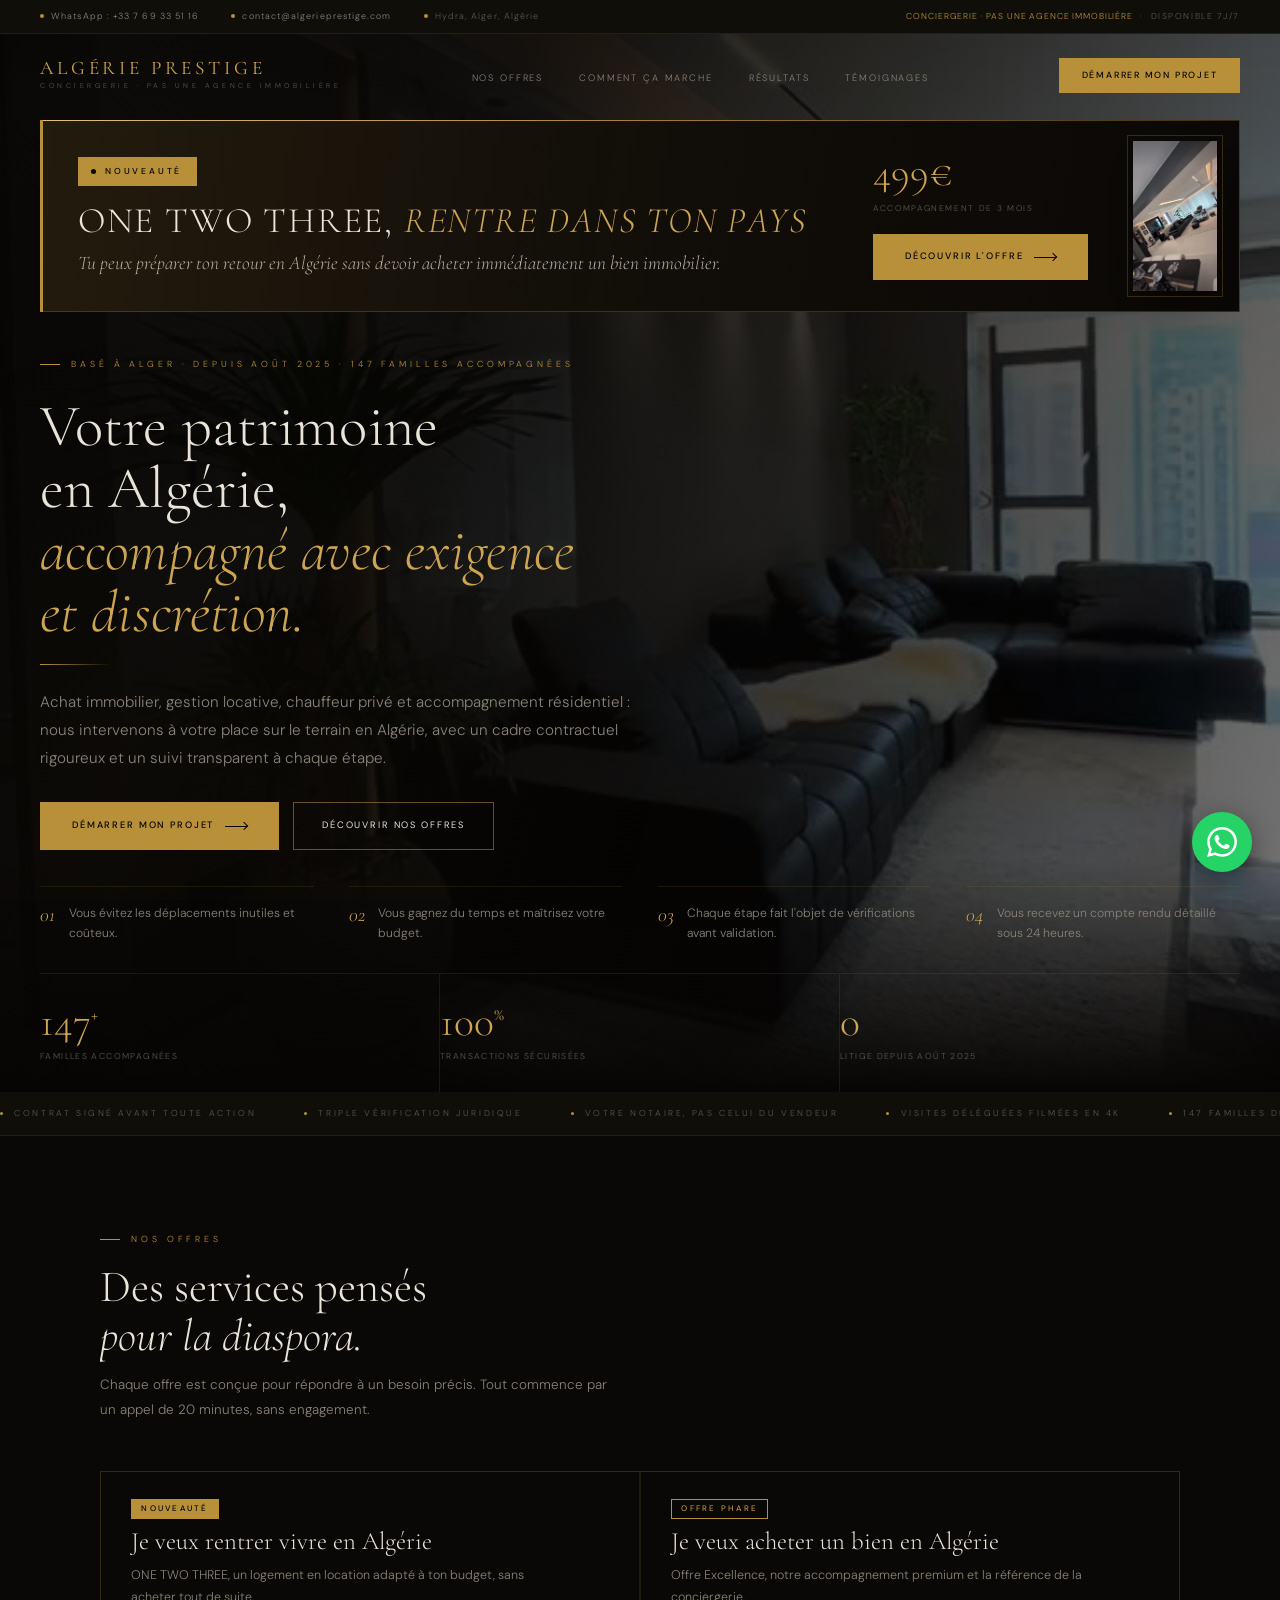
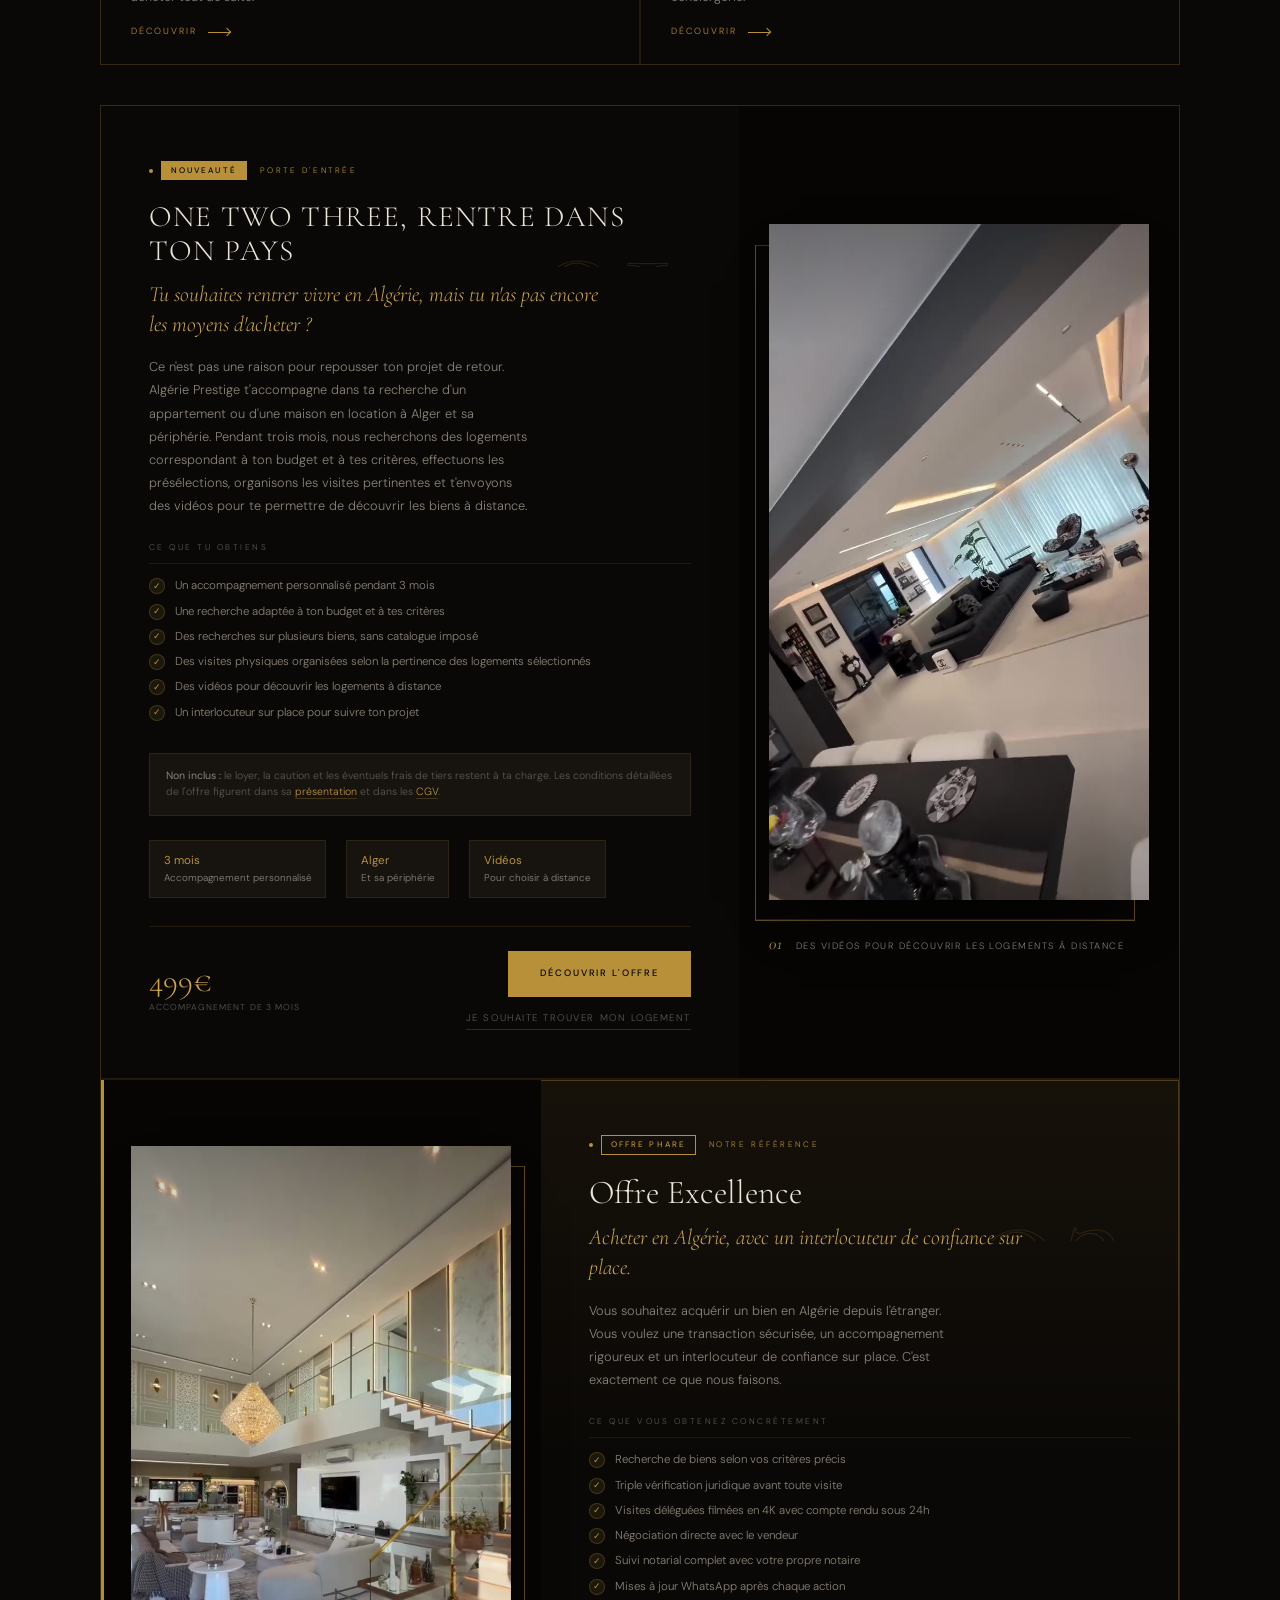
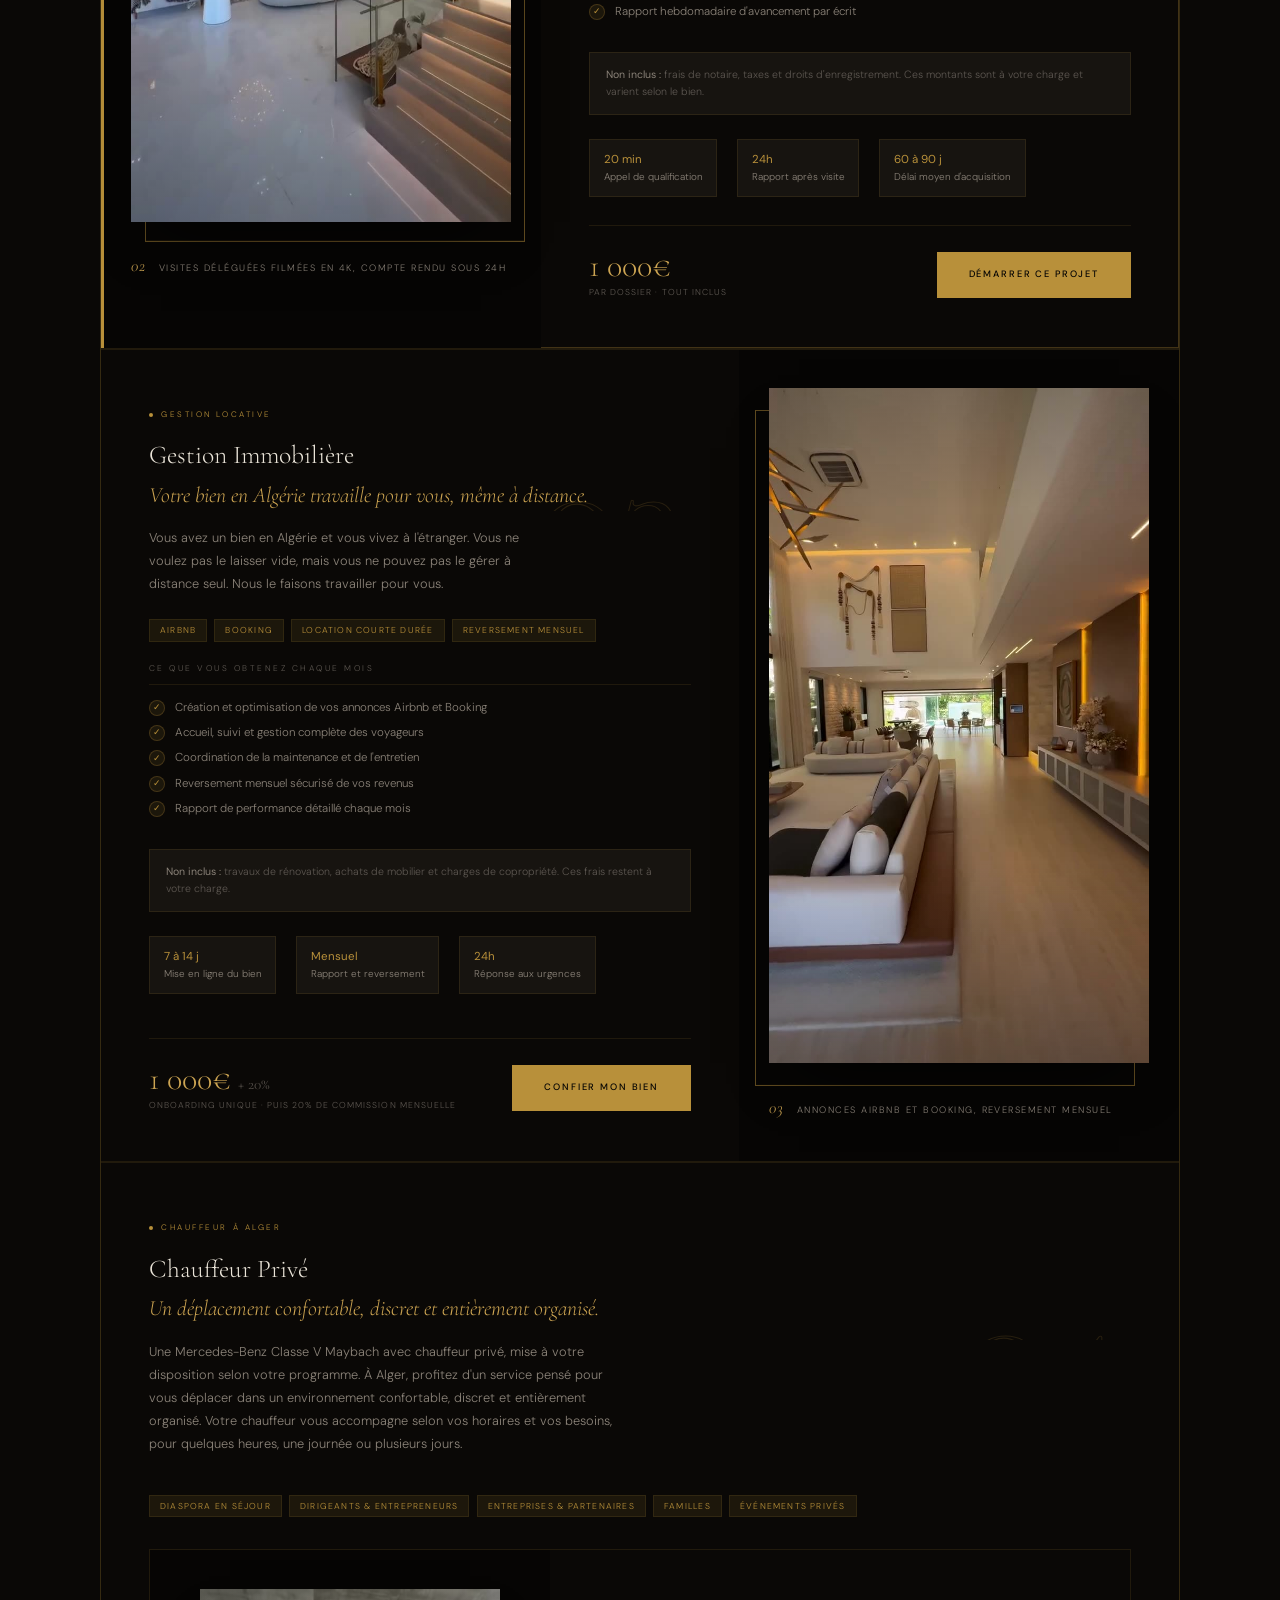
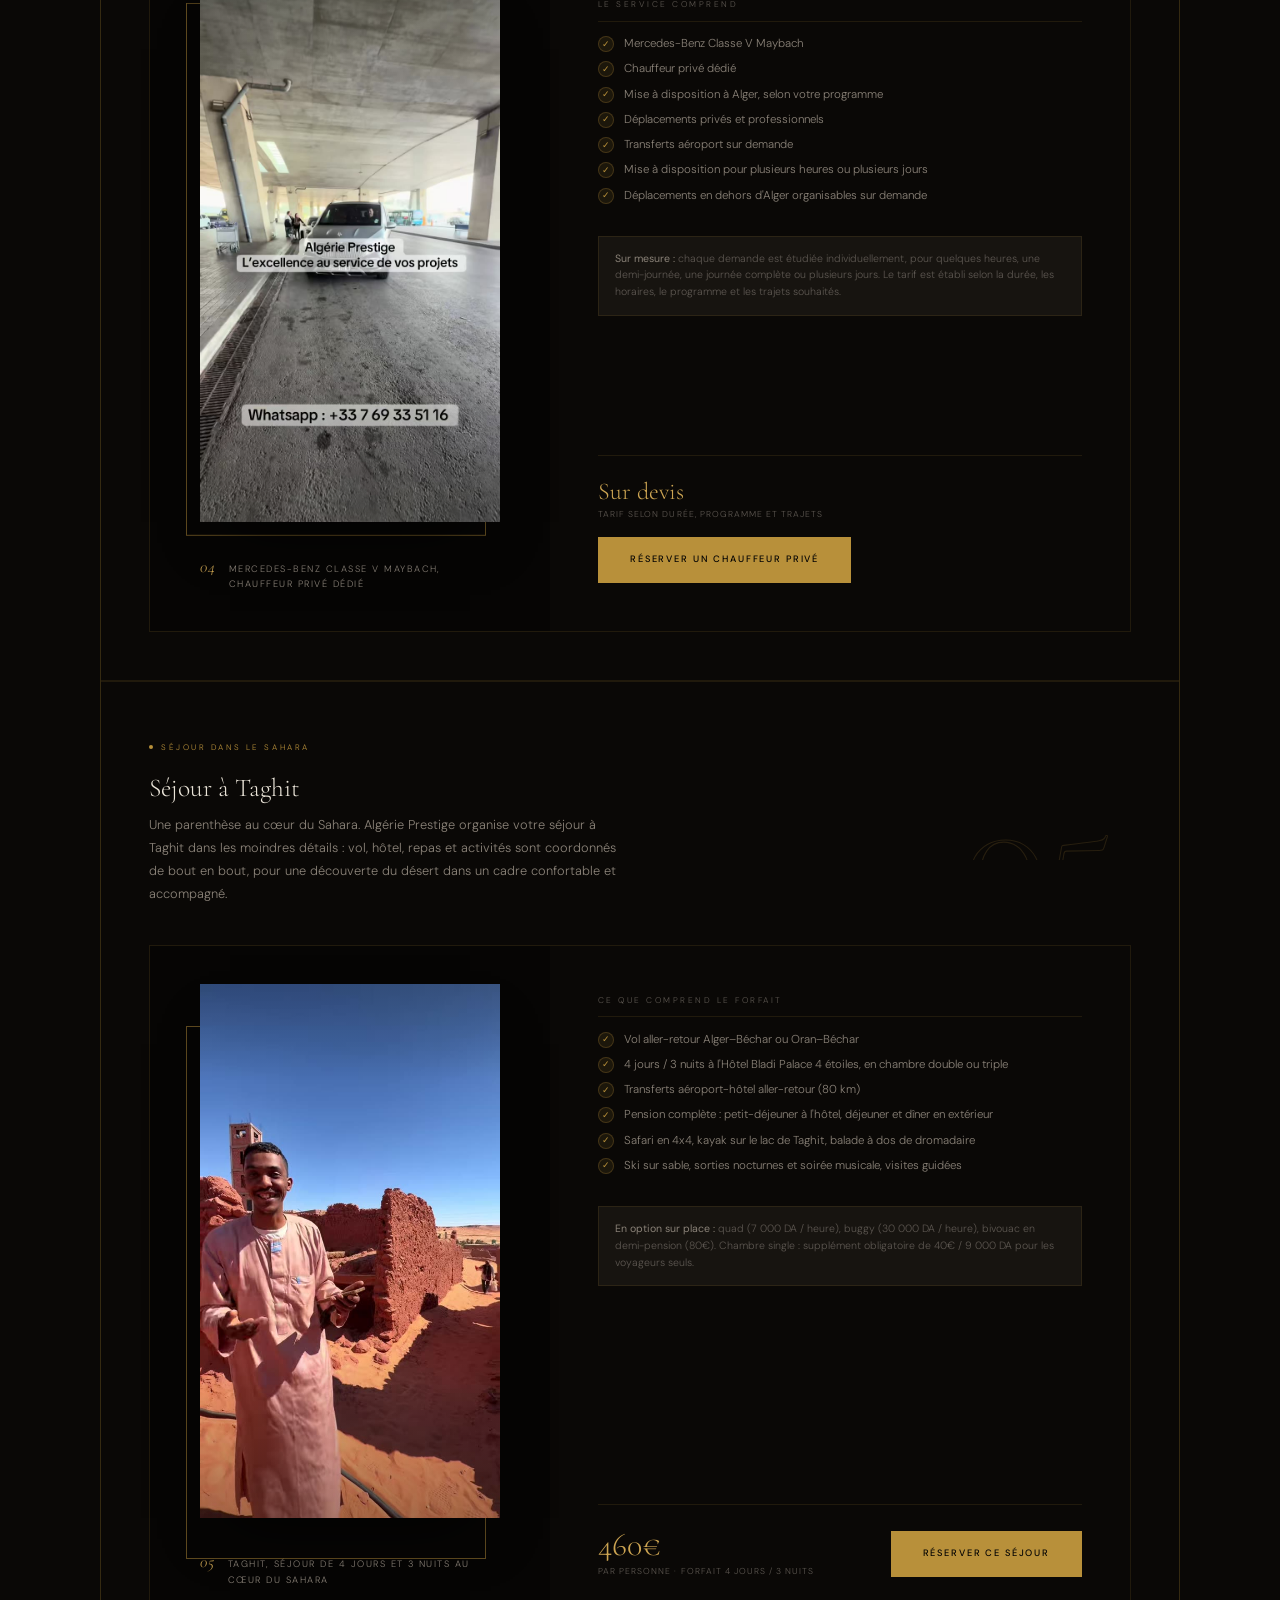
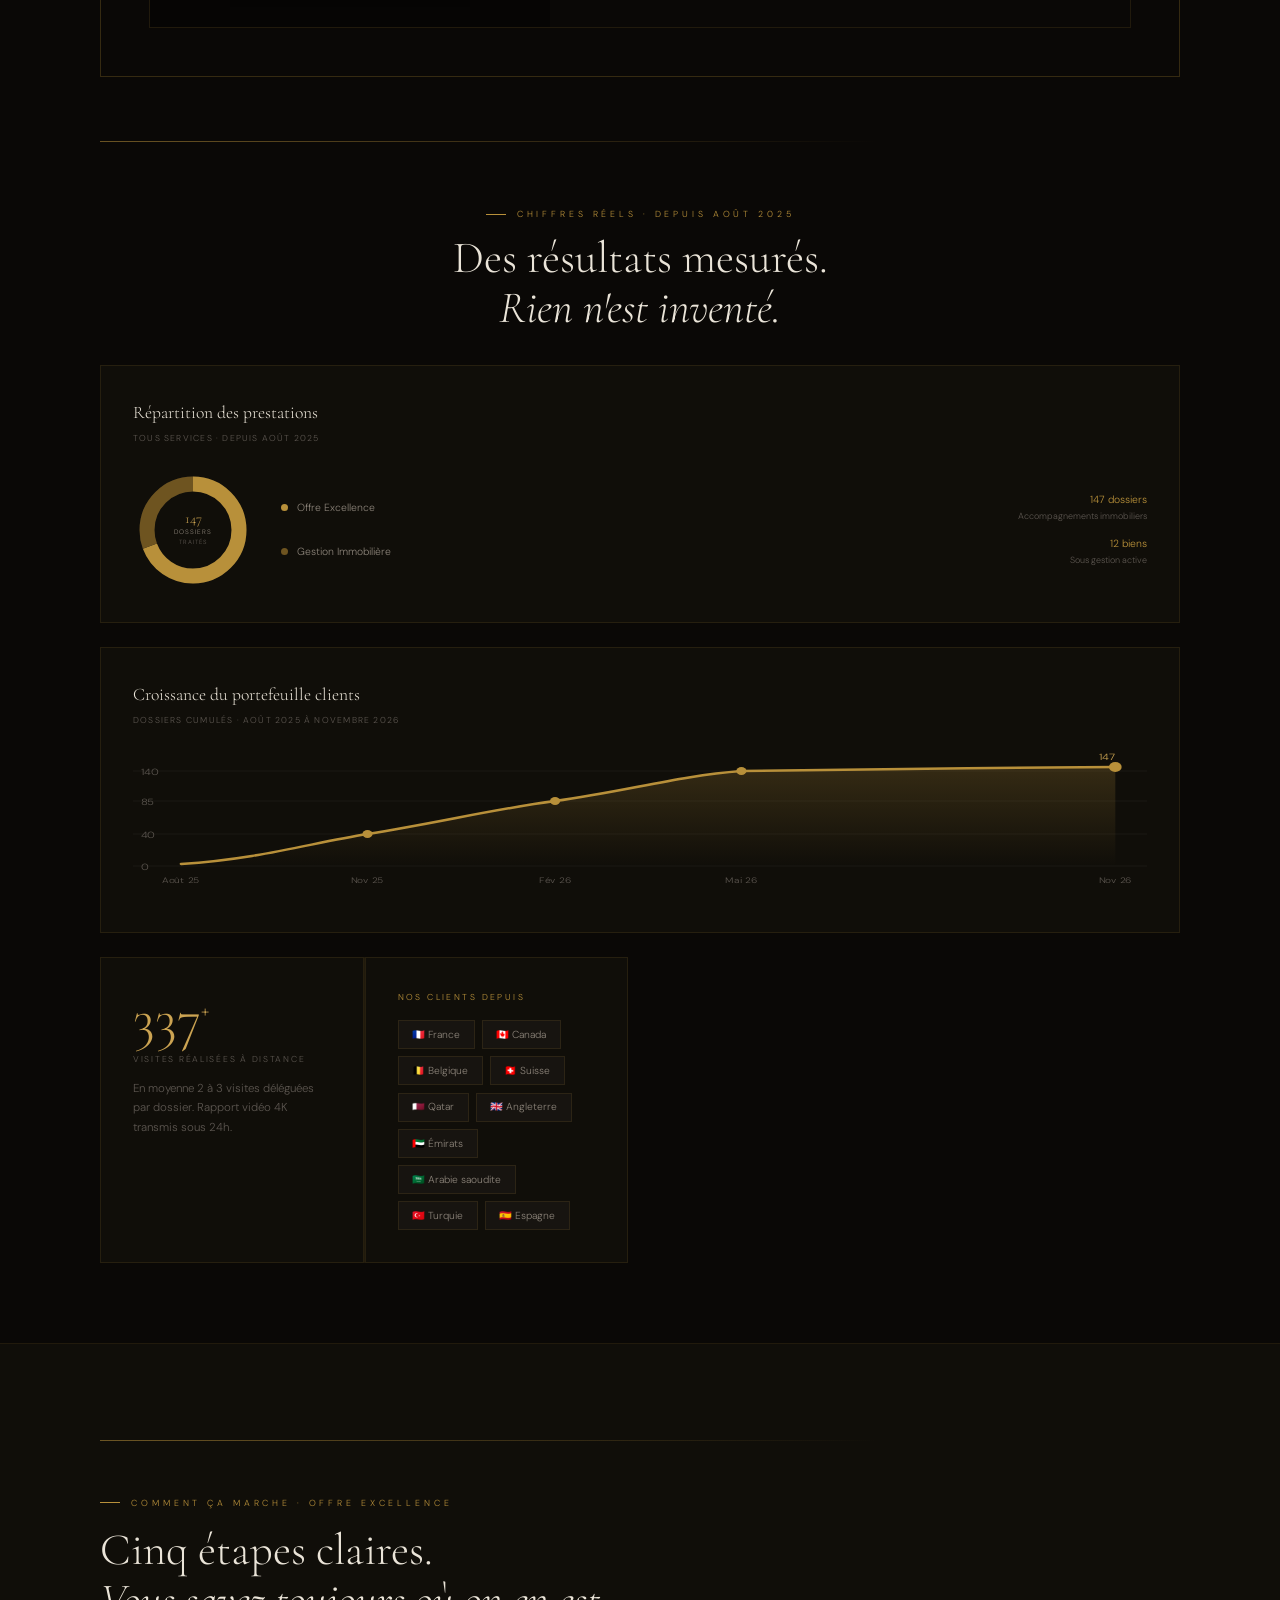
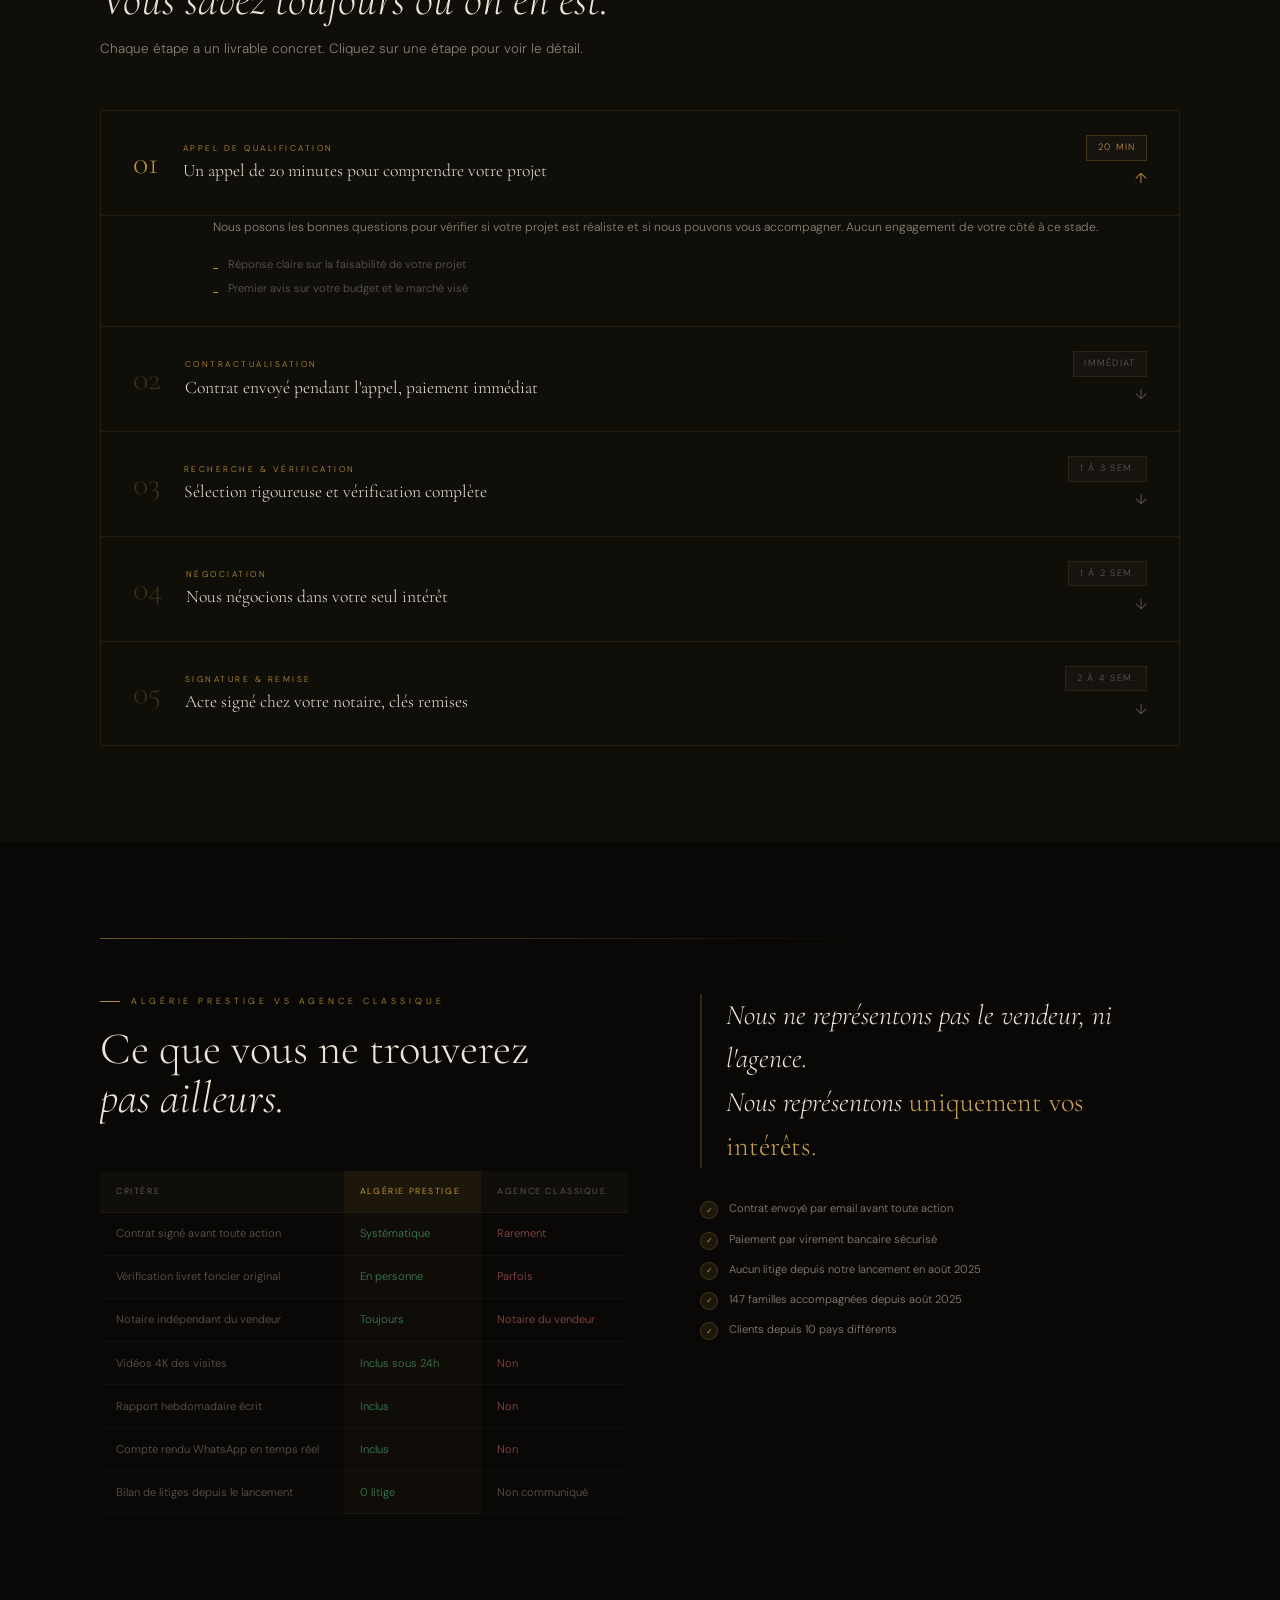
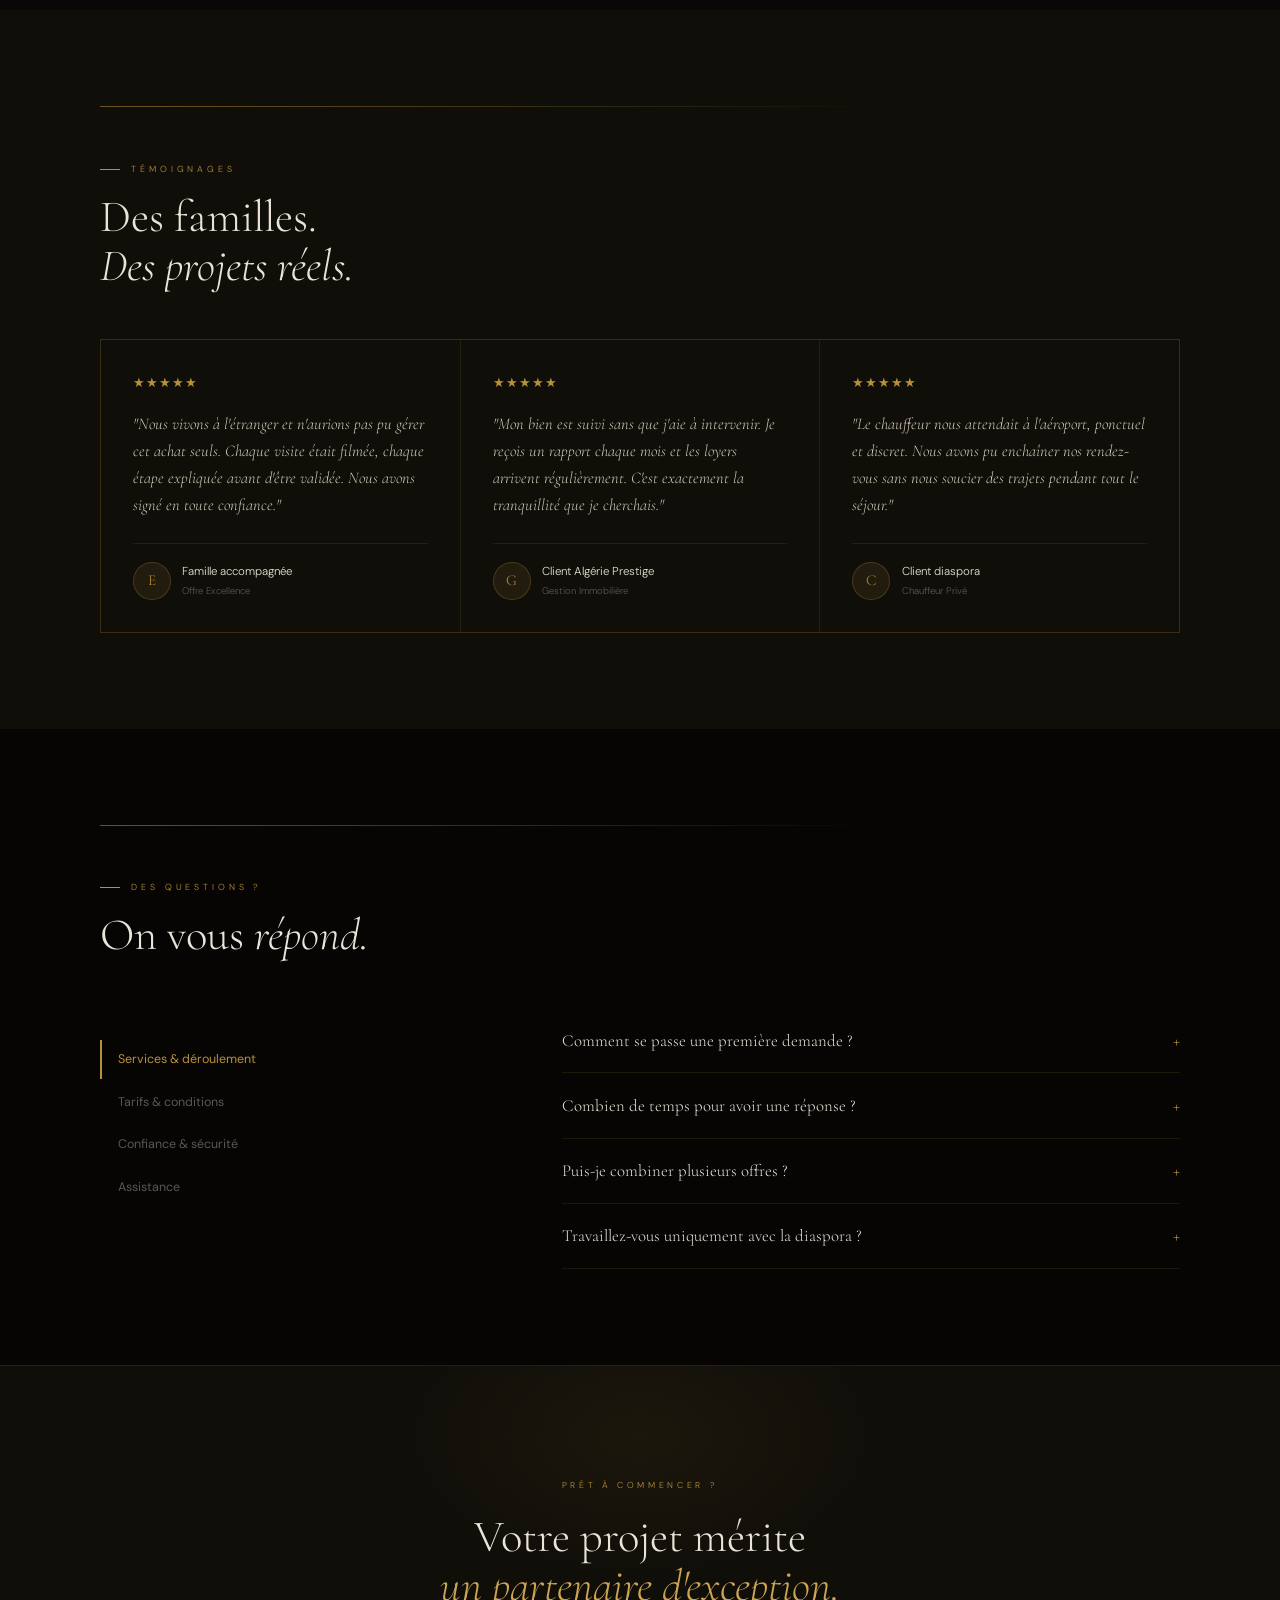
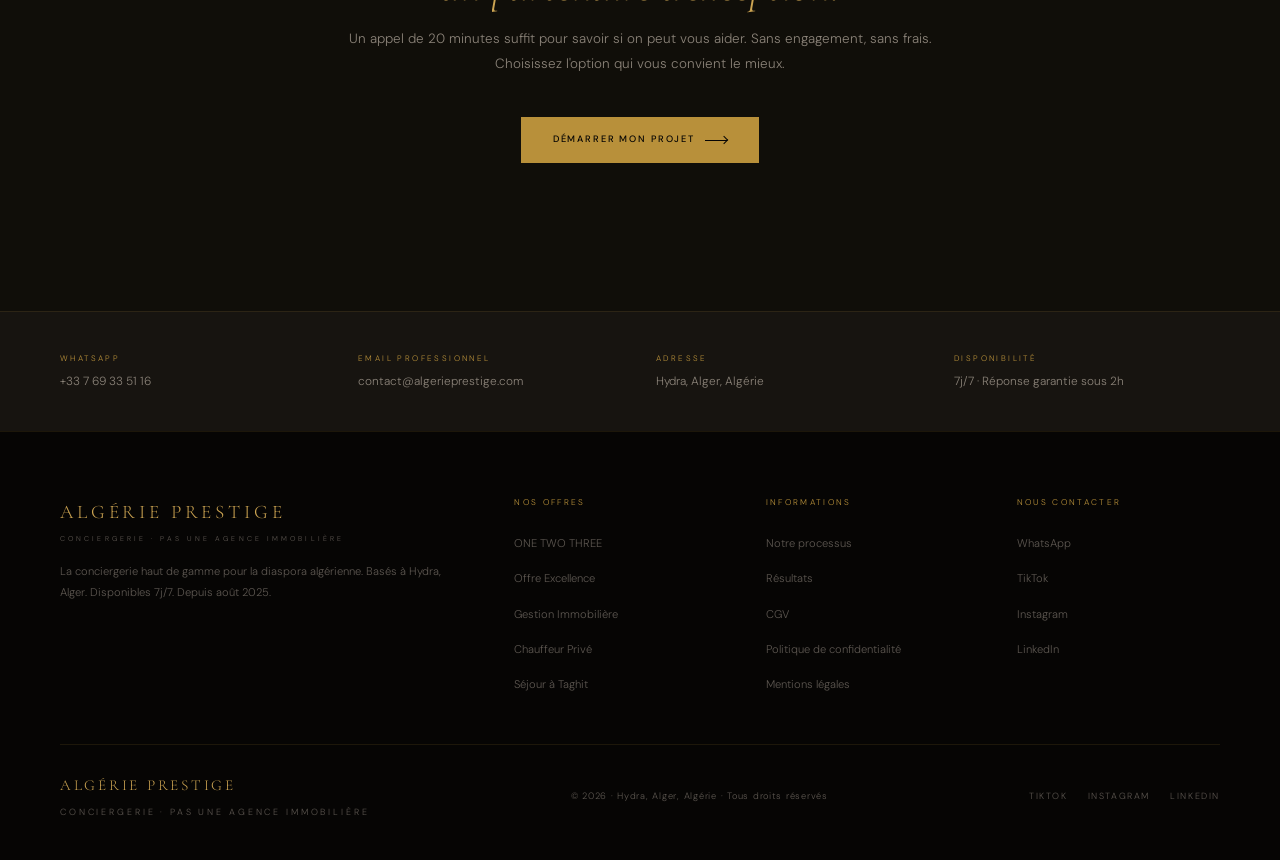
<file: index.html>
<!DOCTYPE html>
<html lang="fr">
<head>
<meta charset="UTF-8">
<meta name="viewport" content="width=device-width, initial-scale=1.0">
<title>Algérie Prestige : Conciergerie Privée pour la Diaspora Algérienne</title>
<meta name="description" content="Conciergerie privée pour la diaspora algérienne : achat immobilier sécurisé, gestion locative, chauffeur privé. Basés à Alger, disponibles 7j/7.">
<meta property="og:title" content="Algérie Prestige : Conciergerie Privée pour la Diaspora Algérienne">
<meta property="og:description" content="Achat immobilier, gestion locative, chauffeur privé : nous intervenons à votre place sur le terrain en Algérie, avec un suivi transparent à chaque étape.">
<meta property="og:image" content="https://algerieprestige.com/brand/og-image.jpg">
<meta property="og:url" content="https://algerieprestige.com/">
<link rel="canonical" href="https://algerieprestige.com/">
<script type="application/ld+json">
{
  "@context": "https://schema.org",
  "@type": "Organization",
  "name": "Algérie Prestige",
  "url": "https://algerieprestige.com/",
  "logo": "https://algerieprestige.com/brand/favicon-512.png",
  "description": "Conciergerie privée pour la diaspora algérienne : accompagnement à l'achat immobilier, gestion locative, chauffeur privé, séjours et accompagnement résidentiel en Algérie.",
  "email": "contact@algerieprestige.com",
  "telephone": "+33769335116",
  "address": { "@type": "PostalAddress", "streetAddress": "7 Chemin Sidi Yahia, Hydra", "addressLocality": "Alger", "addressCountry": "DZ" },
  "sameAs": ["https://www.instagram.com/algerieprestige", "https://www.tiktok.com/@algerieprestige", "https://www.linkedin.com/in/oussamamohammedchaouch"]
}
</script>
<meta property="og:type" content="website">
<meta property="og:locale" content="fr_FR">
<meta name="twitter:card" content="summary_large_image">
<meta name="twitter:image" content="https://algerieprestige.com/brand/og-image.jpg">
<link rel="icon" type="image/png" sizes="512x512" href="brand/favicon-512.png">
<link rel="icon" type="image/png" sizes="48x48" href="brand/favicon-48.png">
<link rel="icon" type="image/png" sizes="32x32" href="brand/favicon-32.png">
<link rel="icon" type="image/png" sizes="16x16" href="brand/favicon-16.png">
<link rel="apple-touch-icon" sizes="180x180" href="brand/favicon-180.png">
<link rel="preload" href="assets/fonts/cormorant-garamond-latin-300-normal.woff2" as="font" type="font/woff2" crossorigin>
<link rel="preload" href="assets/fonts/dm-sans-latin-400-normal.woff2" as="font" type="font/woff2" crossorigin>
<link rel="stylesheet" href="assets/fonts/fonts.css">
<style>

/* ═══════════════════════════════════════
   ALGÉRIE PRESTIGE v3
   Cabinet Privé · Confiance · Diaspora
   Cormorant Garamond + DM Sans
═══════════════════════════════════════ */

:root {
  --or:        #B8903A;
  --or-2:      #CCA452;
  --or-3:      #DEC07A;
  --or-dim:    rgba(184,144,58,.11);
  --or-glow:   rgba(184,144,58,.06);
  --noir:      #060504;
  --noir-2:    #0A0806;
  --s1:        #100E09;
  --s2:        #171410;
  --s3:        #1E1A13;
  --ivoire:    #EAE4D8;
  --ivoire-2:  #D2CAB8;
  --txt:       #B8B0A0;
  --txt-m:     #8A8278;
  --txt-d:     #5C5650;
  --bord:      rgba(184,144,58,.13);
  --bord-2:    rgba(184,144,58,.26);
  --vert:      #3D7A55;
  --r: 0px; /* sharp corners everywhere */
}

*, *::before, *::after { margin:0; padding:0; box-sizing:border-box; }
html { scroll-behavior:smooth; font-size:16px; }

body {
  background:var(--noir);
  color:var(--txt);
  font-family:'DM Sans',sans-serif;
  font-weight:300;
  line-height:1.7;
  overflow-x:hidden;
  -webkit-font-smoothing:antialiased;
}

/* subtle vignette atmosphere */
body::after {
  content:'';
  position:fixed; inset:0;
  background:
    radial-gradient(ellipse 80% 60% at 75% 15%, rgba(184,144,58,.035) 0%, transparent 65%),
    radial-gradient(ellipse 60% 80% at 15% 85%, rgba(184,144,58,.025) 0%, transparent 65%);
  pointer-events:none; z-index:0;
}

img { display:block; max-width:100%; height:auto; }
a   { text-decoration:none; color:inherit; transition:color .25s; }

/* ── UTILS ── */
.serif { font-family:'Cormorant Garamond',serif; }
.container { max-width:1160px; margin:0 auto; padding:0 2.5rem; }

.eyebrow {
  display:inline-flex; align-items:center; gap:.7rem;
  font-size:.55rem; letter-spacing:.44em; text-transform:uppercase;
  color:var(--or);
}
.eyebrow::before {
  content:''; display:inline-block;
  width:20px; height:1px; background:var(--or); flex-shrink:0;
}

h1,h2,h3,h4 {
  font-family:'Cormorant Garamond',serif;
  font-weight:300; line-height:1.1; color:var(--ivoire);
}
h1 { font-size:clamp(2.8rem,6vw,5.8rem); }
h2 { font-size:clamp(1.9rem,3.5vw,3.2rem); }
h3 { font-size:clamp(1.3rem,2vw,1.8rem); }

p { color:var(--txt-m); line-height:1.85; }

.reveal {
  opacity:0; transform:translateY(12px);
  transition:opacity .45s ease, transform .45s ease;
}
.reveal.in { opacity:1; transform:none; }

/* ═══════════════ NAV ═══════════════ */
#nav {
  position:fixed; inset:0 0 auto 0; z-index:100;
  padding:1.5rem 2.5rem;
  display:flex; align-items:center; justify-content:space-between;
  transition:background .45s, padding .35s, border-color .35s;
  border-bottom:1px solid transparent;
}
#nav.stuck {
  background:rgba(6,5,4,.95);
  backdrop-filter:blur(20px);
  padding:1rem 2.5rem;
  border-color:var(--bord);
}

.nav-logo { display:flex; flex-direction:column; gap:2px; }
.nav-logo-name {
  font-family:'Cormorant Garamond',serif;
  font-size:1.2rem; font-weight:400;
  letter-spacing:.2em; text-transform:uppercase;
  color:var(--or-2); line-height:1;
}
.nav-logo-tag {
  font-size:.44rem; letter-spacing:.5em;
  text-transform:uppercase; color:var(--txt-d);
}

.nav-links { display:flex; gap:2.25rem; list-style:none; }
.nav-links a {
  font-size:.58rem; letter-spacing:.2em; text-transform:uppercase;
  color:var(--txt-m); position:relative;
}
.nav-links a::after {
  content:''; position:absolute; bottom:-4px; left:0;
  width:0; height:1px; background:var(--or); transition:width .3s;
}
.nav-links a:hover { color:var(--or-2); }
.nav-links a:hover::after { width:100%; }

.nav-cta {
  font-family:'DM Sans',sans-serif;
  font-size:.56rem; font-weight:500; letter-spacing:.2em; text-transform:uppercase;
  color:var(--noir); background:var(--or);
  padding:.62rem 1.4rem; transition:background .25s;
}
.nav-cta:hover { background:var(--or-3); color:var(--noir); }

/* ═══════════════ TOP BAR ═══════════════ */
.top-bar {
  background:var(--s1);
  border-bottom:1px solid var(--bord);
  padding:.55rem 2.5rem;
  display:flex; align-items:center; justify-content:space-between;
  position:relative; z-index:99;
}
.top-bar-contact {
  display:flex; gap:2rem; align-items:center; flex-wrap:wrap;
}
.top-bar-item {
  display:flex; align-items:center; gap:.45rem;
  font-size:.56rem; letter-spacing:.12em; color:var(--txt-d);
}
.top-bar-item a { color:var(--txt-m); }
.top-bar-item a:hover { color:var(--or-2); }
.top-bar-dot {
  width:4px; height:4px; border-radius:50%; background:var(--or); flex-shrink:0;
}
.top-bar-right {
  font-size:.54rem; letter-spacing:.18em; text-transform:uppercase; color:var(--txt-d);
}

/* ═══════════════ HERO ═══════════════ */
#hero {
  min-height:100vh;
  display:grid; grid-template-rows:1fr auto;
  padding:0 2.5rem;
  overflow:hidden; position:relative;
}

.hero-bg {
  position:absolute; inset:0; z-index:0;
  background:var(--noir);
  overflow:hidden;
}
.hero-bg video {
  position:absolute; inset:0; z-index:0;
  width:100%; height:100%; object-fit:cover;
  opacity:.5;
}
.hero-bg::after {
  content:''; position:absolute; inset:0; z-index:1;
  background:linear-gradient(105deg, rgba(6,5,4,.97) 40%, rgba(6,5,4,.7) 100%);
}

.hero-content {
  position:relative; z-index:1;
  display:flex; flex-direction:column; justify-content:center;
  padding-top:9rem; padding-bottom:4rem;
  max-width:660px;
}

.hero-tag {
  margin-bottom:2rem;
  opacity:0; animation:fadeUp .9s .2s forwards;
}

.hero-h1 {
  margin-bottom:1.6rem;
  opacity:0; animation:fadeUp .9s .4s forwards;
}
.hero-h1 em { font-style:italic; color:var(--or-2); }

.hero-p {
  font-size:.9rem; color:var(--txt-m); max-width:460px;
  margin-bottom:.75rem;
  opacity:0; animation:fadeUp .9s .6s forwards;
}

.hero-promise {
  display:flex; flex-direction:column; gap:.4rem;
  margin-bottom:2.5rem;
  opacity:0; animation:fadeUp .9s .7s forwards;
}
.hero-promise-item {
  display:flex; align-items:center; gap:.6rem;
  font-size:.72rem; color:var(--txt-m);
}
.hero-promise-item::before {
  content:'';
  display:inline-block; width:5px; height:1px;
  background:var(--or); flex-shrink:0;
}

.hero-btns {
  display:flex; gap:1rem; flex-wrap:wrap;
  opacity:0; animation:fadeUp .9s .85s forwards;
}

.btn-or {
  display:inline-flex; align-items:center; gap:.65rem;
  background:var(--or); color:var(--noir);
  font-family:'DM Sans',sans-serif;
  font-size:.58rem; font-weight:500; letter-spacing:.2em; text-transform:uppercase;
  padding:.95rem 2rem; transition:background .25s, transform .2s, box-shadow .25s;
}
.btn-or:hover {
  background:var(--or-3); color:var(--noir);
  transform:translateY(-2px);
  box-shadow:0 8px 32px rgba(184,144,58,.2);
}

.btn-outline {
  display:inline-flex; align-items:center; gap:.65rem;
  border:1px solid var(--bord-2); color:var(--txt-m);
  font-family:'DM Sans',sans-serif;
  font-size:.58rem; font-weight:400; letter-spacing:.2em; text-transform:uppercase;
  padding:.95rem 1.75rem; transition:border-color .25s, color .25s;
}
.btn-outline:hover { border-color:var(--or); color:var(--or-2); }

.arr {
  display:inline-block; width:22px; height:1px;
  background:currentColor; position:relative;
}
.arr::after {
  content:''; position:absolute; right:0; top:-3px;
  width:6px; height:6px;
  border-right:1px solid currentColor; border-top:1px solid currentColor;
  transform:rotate(45deg);
}

/* HERO STATS */
.hero-stats {
  position:relative; z-index:1;
  display:grid; grid-template-columns:repeat(3,1fr);
  border-top:1px solid var(--bord);
  opacity:0; animation:fadeUp .9s 1s forwards;
}
.hs {
  padding:1.75rem 0; border-right:1px solid var(--bord);
}
.hs:last-child { border-right:none; }
.hs-n {
  font-family:'Cormorant Garamond',serif;
  font-size:2.6rem; font-weight:300; color:var(--or-2);
  line-height:1; margin-bottom:.3rem;
}
.hs-n sup { font-size:1.1rem; }
.hs-l {
  font-size:.54rem; letter-spacing:.16em; text-transform:uppercase; color:var(--txt-d);
}

/* ═══════════════ MARQUEE ═══════════════ */
.mq-wrap {
  background:var(--s1);
  border-bottom:1px solid var(--bord);
  padding:.9rem 0; overflow:hidden;
}
.mq-track {
  display:flex; gap:3rem; width:max-content;
  animation:marquee 38s linear infinite;
}
.mq-item {
  display:inline-flex; align-items:center; gap:.7rem;
  font-size:.54rem; letter-spacing:.3em; text-transform:uppercase;
  color:var(--txt-d); white-space:nowrap; flex-shrink:0;
}
.mq-item b { display:inline-block; width:3px; height:3px; border-radius:50%; background:var(--or); }

/* ═══════════════ CONFIANCE SECTION ═══════════════ */
#confiance {
  background:var(--s1);
  border-bottom:1px solid var(--bord);
  padding:5.5rem 0;
}

.confiance-grid {
  display:grid; grid-template-columns:1fr 1fr;
  gap:5rem; align-items:start;
}

.conf-left .sec-head { margin-bottom:2.5rem; }

.conf-stats {
  display:grid; grid-template-columns:1fr 1fr;
  gap:1px; background:var(--bord);
  border:1px solid var(--bord);
  margin-bottom:2rem;
}
.conf-stat {
  background:var(--s1);
  padding:1.75rem 1.5rem;
  transition:background .3s;
}
.conf-stat:hover { background:var(--s2); }
.conf-stat-n {
  font-family:'Cormorant Garamond',serif;
  font-size:2.8rem; font-weight:300; color:var(--or-2);
  line-height:1; margin-bottom:.3rem;
}
.conf-stat-n sup { font-size:1.1rem; }
.conf-stat-l {
  font-size:.54rem; letter-spacing:.14em; text-transform:uppercase;
  color:var(--txt-d); margin-bottom:.35rem;
}
.conf-stat-d { font-size:.7rem; color:var(--txt-d); line-height:1.6; }

.conf-right {}

.conf-engagements { display:flex; flex-direction:column; gap:1px; background:var(--bord); }

.engagement {
  background:var(--s1);
  display:grid; grid-template-columns:52px 1fr;
  gap:1.25rem; align-items:start;
  padding:1.5rem;
  transition:background .3s;
}
.engagement:hover { background:var(--s2); }

.eng-icon {
  width:52px; height:52px; flex-shrink:0;
  display:flex; align-items:center; justify-content:center;
  background:var(--or-dim); border:1px solid var(--bord);
  font-size:1.15rem;
}
.eng-title {
  font-family:'Cormorant Garamond',serif;
  font-size:1.05rem; color:var(--ivoire); margin-bottom:.25rem;
}
.eng-desc { font-size:.7rem; color:var(--txt-d); line-height:1.7; }

.conf-origine {
  margin-top:1.5rem;
  background:var(--s2); border:1px solid var(--bord); padding:1.25rem 1.5rem;
}
.conf-origine-title {
  font-size:.54rem; letter-spacing:.28em; text-transform:uppercase;
  color:var(--or); margin-bottom:.85rem;
}
.origine-list {
  display:flex; flex-wrap:wrap; gap:.5rem;
}
.origine-tag {
  font-size:.62rem; color:var(--txt-m);
  background:var(--s3); border:1px solid var(--bord);
  padding:4px 12px;
}

/* ═══════════════ SECTION HEADER ═══════════════ */
.sec { padding:6rem 0; }
.sec-sm { padding:4.5rem 0; }

.sec-head { margin-bottom:3rem; }
.sec-head .eyebrow { margin-bottom:1rem; display:flex; }
.sec-head p { font-size:.84rem; max-width:520px; margin-top:.75rem; }

/* ═══════════════ SERVICES ═══════════════ */
#services { background:var(--noir-2); }

.offres { display:flex; flex-direction:column; gap:2px; background:var(--bord); border:1px solid var(--bord); }

/* ─── OFFRE COMMUNE ─── */
.offre {
  background:var(--noir-2);
  transition:background .35s;
  position:relative; overflow:hidden;
}
.offre::before {
  content:''; position:absolute;
  left:0; top:0; bottom:0; width:3px;
  background:var(--or); transform:scaleY(0);
  transform-origin:top; transition:transform .4s ease;
}
.offre:hover::before { transform:scaleY(1); }
.offre:hover { background:var(--s1); }

/* ─── OFFRE 1 Excellence ─── */
.offre-ex {
  display:grid; grid-template-columns:1fr 1fr; min-height:520px;
}
.offre-photo {
  position:relative; overflow:hidden;
}
.offre-photo img {
  width:100%; height:100%; object-fit:cover;
  transition:transform .7s ease;
}
.offre:hover .offre-photo img { transform:scale(1.04); }

.photo-overlay-r, .photo-overlay-l {
  display:none;
}

.offre-body {
  padding:3rem;
  display:flex; flex-direction:column; justify-content:space-between;
}

.offre-kicker {
  display:inline-flex; align-items:center; gap:.5rem;
  font-size:.5rem; letter-spacing:.32em; text-transform:uppercase;
  color:var(--or); margin-bottom:1.25rem;
}
.offre-kicker::before {
  content:''; display:inline-block;
  width:4px; height:4px; border-radius:50%; background:var(--or);
}

.offre-title { margin-bottom:.65rem; }

.offre-pitch {
  font-size:.8rem; color:var(--txt-m); line-height:1.8;
  margin-bottom:1.5rem; max-width:380px;
}

/* Ce qui est inclus */
.offre-inclus { margin-bottom:2rem; }
.offre-inclus-head {
  font-size:.52rem; letter-spacing:.3em; text-transform:uppercase;
  color:var(--txt-d); margin-bottom:.85rem;
  padding-bottom:.5rem; border-bottom:1px solid var(--bord);
}
.inclus-list { display:flex; flex-direction:column; gap:.5rem; }
.inclus-item {
  display:flex; align-items:flex-start; gap:.65rem;
  font-size:.72rem; color:var(--txt-m); line-height:1.5;
}
.inclus-check {
  width:16px; height:16px; border-radius:50%;
  background:var(--or-dim); border:1px solid var(--bord-2);
  display:flex; align-items:center; justify-content:center;
  flex-shrink:0; margin-top:1px;
  font-size:.55rem; color:var(--or);
}

/* Ce qui n'est pas inclus */
.offre-exclus {
  background:var(--s2); border:1px solid var(--bord);
  padding:.85rem 1rem; margin-bottom:1.5rem;
  font-size:.66rem; color:var(--txt-d); line-height:1.6;
}
.offre-exclus strong { color:var(--txt-m); font-weight:400; }

/* Délais */
.offre-delais {
  display:flex; gap:1.25rem; flex-wrap:wrap; margin-bottom:1.75rem;
}
.delai {
  background:var(--s2); border:1px solid var(--bord);
  padding:.6rem .85rem;
  font-size:.62rem; color:var(--txt-m);
}
.delai strong { color:var(--or); font-weight:400; display:block; font-size:.72rem; }

.offre-footer {
  display:flex; align-items:center; justify-content:space-between;
  flex-wrap:wrap; gap:1rem;
  padding-top:1.5rem; border-top:1px solid var(--bord);
}
.offre-price-n {
  font-family:'Cormorant Garamond',serif;
  font-size:2rem; font-weight:300; color:var(--or-2); line-height:1;
}
.offre-price-l {
  font-size:.54rem; letter-spacing:.12em; text-transform:uppercase;
  color:var(--txt-d); margin-top:3px;
}

/* ─── OFFRE 2 Gestion ─── */
.offre-ge {
  display:grid; grid-template-columns:1fr 1fr; min-height:520px;
}
.offre-ge .offre-body { order:-1; }

.rentabilite {
  display:flex; flex-wrap:wrap; gap:.45rem; margin-bottom:1.25rem;
}
.rbadge {
  font-size:.54rem; letter-spacing:.14em; text-transform:uppercase;
  color:var(--or); background:var(--or-dim);
  border:1px solid var(--bord); padding:3px 10px;
}

/* ─── OFFRE 3 Chauffeur Privé ─── */
.offre-mob { padding:3rem; }

.mob-header {
  display:flex; justify-content:space-between; align-items:flex-start;
  margin-bottom:2.5rem; flex-wrap:wrap; gap:1.5rem;
}
.mob-header-left { max-width:480px; }

.mob-carousel-wrap { position:relative; margin-bottom:1.75rem; }
.mob-cats {
  display:flex; gap:2px;
  overflow-x:auto; scroll-snap-type:x mandatory; scroll-behavior:smooth;
  scrollbar-width:none; -ms-overflow-style:none;
}
.mob-cats::-webkit-scrollbar { display:none; }
.mob-cats .mob-cat { flex:0 0 240px; scroll-snap-align:start; border:1px solid var(--bord); }
.mob-nav {
  position:absolute; top:76px;
  width:38px; height:38px; border-radius:50%;
  background:var(--s1); border:1px solid var(--bord-2); color:var(--or);
  display:flex; align-items:center; justify-content:center;
  font-size:1rem; cursor:pointer; z-index:5; transition:background .25s, color .25s;
}
.mob-nav:hover { background:var(--or); color:var(--noir); }
.mob-nav.prev { left:-19px; }
.mob-nav.next { right:-19px; }

/* ─── OFFRE 4 Activités ─── */
.act-taghit {
  display:grid; grid-template-columns:1fr 1fr; min-height:480px;
  background:var(--noir-2); border:1px solid var(--bord);
}
.act-taghit-photo { position:relative; overflow:hidden; display:flex; flex-direction:column; gap:2px; }
.act-taghit-photo img { flex:1 1 0; width:100%; height:0; min-height:100%; object-fit:cover; }

.act-taghit-body { padding:3rem; display:flex; flex-direction:column; justify-content:space-between; }

@media (max-width:860px) {
  .act-taghit { grid-template-columns:1fr; }
  .act-taghit-photo { height:260px; }
}
@media (max-width:600px) {
  .offre-act { padding:1.5rem !important; }
  .act-taghit-body { padding:1.75rem !important; }
  .mob-header { flex-direction:column; }
}
@media (max-width:1024px) { .mob-nav { display:none; } }
.mob-cat { background:var(--s1); overflow:hidden; transition:background .3s; }
.mob-cat:hover { background:var(--s2); }
.mob-cat-photo { position:relative; overflow:hidden; background:var(--noir-2); }
.mob-cat-photo::after {
  content:''; position:absolute; inset:0; z-index:1; pointer-events:none;
  background:linear-gradient(to bottom, transparent 42%, rgba(10,8,6,.55) 62%, rgba(10,8,6,.92) 82%, var(--s1) 100%);
}
.mob-cat img {
  width:100%; height:190px; object-fit:contain; object-position:50% 50%;
  transition:transform .6s;
}
.mob-cat:hover img { transform:scale(1.04); }
.mob-cat-body { padding:1.35rem; }
.mob-cat-num {
  font-size:.5rem; letter-spacing:.28em; text-transform:uppercase;
  color:var(--or); margin-bottom:.4rem;
}
.mob-cat-title {
  font-family:'Cormorant Garamond',serif;
  font-size:1.15rem; color:var(--ivoire); margin-bottom:.35rem;
}
.mob-cat-desc { font-size:.67rem; color:var(--txt-d); line-height:1.65; }

.mob-spec { margin-top:.9rem; border-top:1px solid var(--bord); padding-top:.7rem; }
.mob-spec summary {
  cursor:pointer; list-style:none; display:flex; align-items:center; justify-content:space-between;
  font-size:.56rem; letter-spacing:.16em; text-transform:uppercase; color:var(--or);
}
.mob-spec summary::-webkit-details-marker { display:none; }
.mob-spec summary::after { content:'+'; font-size:.85rem; color:var(--or); }
.mob-spec[open] summary::after { content:'\2013'; }
.mob-spec-grid { margin-top:.75rem; display:flex; flex-direction:column; gap:.4rem; }
.mob-spec-row { display:flex; justify-content:space-between; gap:.75rem; font-size:.63rem; color:var(--txt-d); }
.mob-spec-row b { color:var(--ivoire); font-weight:400; text-align:right; }
.mob-spec-feats { margin-top:.65rem; padding-top:.65rem; border-top:1px solid var(--bord); display:flex; flex-direction:column; gap:.4rem; }
.mob-spec-feats div { font-size:.6rem; color:var(--txt-d); line-height:1.5; padding-left:.85rem; position:relative; }
.mob-spec-feats div::before { content:''; position:absolute; left:0; top:.55em; width:4px; height:1px; background:var(--or); }

.mob-feats {
  display:flex; flex-wrap:wrap; gap:.6rem;
}
.mob-feat {
  display:flex; align-items:center; gap:.45rem;
  font-size:.62rem; color:var(--txt-m);
  background:var(--s2); border:1px solid var(--bord);
  padding:.35rem .85rem;
}
.mob-feat::before {
  content:''; display:inline-block;
  width:4px; height:1px; background:var(--or);
}

/* ═══════════════ PROCESSUS DÉTAILLÉ ═══════════════ */
#processus { background:var(--s1); }

.process-timeline {
  display:flex; flex-direction:column; gap:0;
  border:1px solid var(--bord); overflow:hidden;
  margin-top:3rem;
}

.pstep {
  display:grid; grid-template-columns:180px 1fr;
  border-bottom:1px solid var(--bord);
  transition:background .3s;
}
.pstep:last-child { border-bottom:none; }
.pstep:hover { background:var(--s2); }

.pstep-left {
  background:var(--s2);
  border-right:1px solid var(--bord);
  padding:2rem 1.75rem;
  display:flex; flex-direction:column; justify-content:space-between;
}
.pstep-num {
  font-family:'Cormorant Garamond',serif;
  font-size:2.8rem; font-weight:300; color:var(--or-dim);
  line-height:1;
}
.pstep-phase {
  font-size:.52rem; letter-spacing:.28em; text-transform:uppercase;
  color:var(--or);
}
.pstep-delai {
  margin-top:.75rem;
  font-size:.62rem; color:var(--txt-d);
  background:var(--s3); border:1px solid var(--bord);
  padding:.3rem .75rem; display:inline-block;
}

.pstep-right {
  padding:2rem 2.25rem;
}
.pstep-title {
  font-family:'Cormorant Garamond',serif;
  font-size:1.3rem; color:var(--ivoire); margin-bottom:.6rem;
}
.pstep-desc { font-size:.75rem; color:var(--txt-m); margin-bottom:1rem; line-height:1.8; }

.pstep-livrable {
  display:flex; flex-direction:column; gap:.4rem;
}
.livrable {
  display:flex; align-items:center; gap:.6rem;
  font-size:.68rem; color:var(--txt-m);
}
.livrable::before {
  content:''; width:5px; height:1px;
  background:var(--or); display:inline-block; flex-shrink:0;
}
.livrable strong { color:var(--ivoire-2); font-weight:400; }

/* ═══════════════ PREUVES ═══════════════ */
#preuves { background:var(--noir-2); }

.preuves-cols {
  display:grid; grid-template-columns:1fr 1fr;
  gap:1.5rem; margin:0 auto;
  width:100%;
}

/* Stat visuals */
.proof-stats {
  display:grid; grid-template-columns:1fr 1fr;
  gap:1px; background:var(--bord);
  border:1px solid var(--bord);
}
.proof-stat {
  background:var(--s1); padding:1.75rem 1.5rem;
  transition:background .3s;
}
.proof-stat:hover { background:var(--s2); }
.proof-stat-n {
  font-family:'Cormorant Garamond',serif;
  font-size:2.8rem; font-weight:300; color:var(--or-2);
  line-height:1; margin-bottom:.3rem;
}
.proof-stat-n sup { font-size:1.1rem; }
.proof-stat-l {
  font-size:.52rem; letter-spacing:.15em; text-transform:uppercase;
  color:var(--txt-d); margin-bottom:.3rem;
}
.proof-stat-d { font-size:.68rem; color:var(--txt-d); line-height:1.6; }

/* Bar chart */
.chart-card {
  background:var(--s1); border:1px solid var(--bord); padding:2rem;
  transition:border-color .25s;
}
.chart-card:hover { border-color:var(--bord-2); }
.chart-title {
  font-family:'Cormorant Garamond',serif;
  font-size:1.1rem; color:var(--ivoire); margin-bottom:.2rem;
}
.chart-sub {
  font-size:.54rem; letter-spacing:.14em; text-transform:uppercase;
  color:var(--txt-d); margin-bottom:1.5rem;
}
.bar-chart { display:flex; flex-direction:column; gap:.8rem; }
.bar-row {
  display:grid; grid-template-columns:95px 1fr 50px;
  align-items:center; gap:.7rem;
}
.bar-lbl { font-size:.62rem; color:var(--txt-d); text-align:right; }
.bar-track { height:4px; background:rgba(255,255,255,.05); border-radius:2px; overflow:hidden; }
.bar-fill {
  height:100%;
  background:linear-gradient(90deg, var(--or), var(--or-3));
  border-radius:2px; width:0;
  transition:width 1.6s cubic-bezier(.4,0,.2,1);
}
.bar-val { font-size:.62rem; color:var(--or); font-weight:500; }

/* Growth chart */
.growth-card {
  background:var(--s1); border:1px solid var(--bord);
  padding:2rem; grid-column:1/-1;
  transition:border-color .25s;
}
.growth-card:hover { border-color:var(--bord-2); }

.growth-svg { width:100%; height:140px; }

/* Donut */
.donut-card {
  background:var(--s1); border:1px solid var(--bord); padding:2rem;
  grid-column:1/-1;
  transition:border-color .25s;
}
.donut-card:hover { border-color:var(--bord-2); }
.donut-wrap { display:flex; align-items:center; gap:1.75rem; }
.donut-legend { display:flex; flex-direction:column; gap:.65rem; flex:1; }
.legend-row { display:flex; align-items:center; gap:.55rem; font-size:.65rem; color:var(--txt-m); }
.legend-dot { width:7px; height:7px; border-radius:50%; flex-shrink:0; }
.legend-pct { margin-left:auto; color:var(--or); }

/* Pays */
.pays-card {
  background:var(--s1); border:1px solid var(--bord); padding:2rem;
}
.pays-title {
  font-size:.54rem; letter-spacing:.28em; text-transform:uppercase;
  color:var(--or); margin-bottom:1rem;
}
.pays-grid { display:flex; flex-wrap:wrap; gap:.45rem; }
.pays-badge {
  font-size:.64rem; color:var(--txt-m);
  background:var(--s2); border:1px solid var(--bord);
  padding:.3rem .85rem;
}

/* Visites */
.visites-card {
  background:var(--s1); border:1px solid var(--bord); padding:2rem;
}
.visites-num {
  font-family:'Cormorant Garamond',serif;
  font-size:3.5rem; font-weight:300; color:var(--or-2);
  line-height:1; margin-bottom:.4rem;
}
.visites-label {
  font-size:.54rem; letter-spacing:.2em; text-transform:uppercase;
  color:var(--txt-d); margin-bottom:.75rem;
}
.visites-desc { font-size:.72rem; color:var(--txt-d); line-height:1.7; }

/* ═══════════════ TÉMOIGNAGES ═══════════════ */
#temoignages { background:var(--s1); }

.t-grid {
  display:grid; grid-template-columns:repeat(3,1fr);
  gap:1px; background:var(--bord);
  border:1px solid var(--bord); margin-top:3rem;
}
.tcard {
  background:var(--s1); padding:2rem;
  position:relative; overflow:hidden;
  transition:background .3s;
}
.tcard:hover { background:var(--s2); }

.tcard-badge {
  position:absolute; top:1.25rem; right:1.25rem;
  font-size:.48rem; letter-spacing:.16em; text-transform:uppercase;
  color:var(--or); background:var(--or-dim);
  border:1px solid var(--bord); padding:2px 8px;
}
.tcard-stars {
  color:var(--or); font-size:.8rem; letter-spacing:.08em; margin-bottom:1.1rem;
}
.tcard-text {
  font-family:'Cormorant Garamond',serif;
  font-style:italic; font-size:1.02rem; color:var(--ivoire-2);
  line-height:1.65; margin-bottom:1.5rem;
}
.tcard-author {
  display:flex; align-items:center; gap:.7rem;
  padding-top:1.1rem; border-top:1px solid var(--bord);
}
.tcard-av {
  width:38px; height:38px; border-radius:50%;
  background:var(--or-dim); border:1px solid var(--bord-2);
  display:flex; align-items:center; justify-content:center;
  font-family:'Cormorant Garamond',serif; font-size:.95rem; color:var(--or);
  flex-shrink:0; overflow:hidden;
}
.tcard-av img { width:100%; height:100%; object-fit:cover; }
.tcard-name { font-size:.72rem; color:var(--ivoire); }
.tcard-loc  { font-size:.6rem; color:var(--txt-d); margin-top:1px; }

/* ═══════════════ COMPARAISON ═══════════════ */
#comparaison { background:var(--noir-2); }

.comp-layout {
  display:grid; grid-template-columns:1.1fr 1fr;
  gap:4.5rem; align-items:start; margin-top:3rem;
}

.comp-table { width:100%; border-collapse:collapse; }
.comp-table th {
  font-size:.55rem; letter-spacing:.18em; text-transform:uppercase;
  padding:.8rem 1rem; text-align:left; font-weight:400;
  background:var(--s1); border-bottom:1px solid var(--bord); color:var(--txt-d);
}
.comp-table th.ap-col { color:var(--or); background:var(--or-dim); }
.comp-table td {
  padding:.72rem 1rem; font-size:.7rem; color:var(--txt-d);
  border-bottom:1px solid rgba(255,255,255,.035);
}
.comp-table td.ap  { background:rgba(184,144,58,.03); color:var(--or); }
.comp-table td.yes { color:var(--vert); }
.comp-table td.no  { color:#8A4848; }

.comp-right {}

.comp-statement {
  font-family:'Cormorant Garamond',serif;
  font-size:clamp(1.4rem,2.2vw,1.9rem);
  font-style:italic; color:var(--ivoire);
  line-height:1.55; margin-bottom:2rem;
  padding-left:1.5rem; border-left:2px solid var(--bord-2);
}
.comp-statement em { color:var(--or-2); font-style:normal; }

.trust-list { display:flex; flex-direction:column; gap:.7rem; }
.trust-item {
  display:flex; align-items:flex-start; gap:.7rem;
  font-size:.7rem; color:var(--txt-m); line-height:1.6;
}
.trust-check {
  width:18px; height:18px; border-radius:50%; flex-shrink:0; margin-top:1px;
  background:var(--or-dim); border:1px solid var(--bord-2);
  display:flex; align-items:center; justify-content:center;
  font-size:.5rem; color:var(--or);
}

/* ═══════════════ CTA ═══════════════ */
#cta {
  background:var(--s1);
  border-top:1px solid var(--bord);
  padding:7rem 2.5rem; text-align:center;
  position:relative; overflow:hidden;
}
#cta::before {
  content:''; position:absolute;
  top:-80px; left:50%; transform:translateX(-50%);
  width:500px; height:300px;
  background:radial-gradient(ellipse, rgba(184,144,58,.07), transparent 70%);
  pointer-events:none;
}

.cta-inner { max-width:620px; margin:0 auto; position:relative; z-index:1; }

.cta-kicker {
  font-size:.54rem; letter-spacing:.42em; text-transform:uppercase;
  color:var(--or); margin-bottom:1.25rem;
}
.cta-h2 { margin-bottom:1rem; }
.cta-h2 em { font-style:italic; color:var(--or-2); }

.cta-p {
  font-size:.84rem; color:var(--txt-m); line-height:1.85; margin-bottom:2.5rem;
}

.cta-options {
  display:flex; flex-wrap:wrap; gap:.75rem; justify-content:center; margin-bottom:2.25rem;
}

.cta-trust {
  display:flex; flex-wrap:wrap; gap:1.75rem; justify-content:center;
}
.cta-trust-item {
  display:flex; align-items:center; gap:.45rem;
  font-size:.6rem; color:var(--txt-d);
}
.cta-trust-dot { width:3px; height:3px; border-radius:50%; background:var(--or); }

/* ═══════════════ CONTACT INFO BAND ═══════════════ */
.contact-band {
  background:var(--s2); border-top:1px solid var(--bord);
  padding:2.5rem;
}
.contact-band-inner {
  max-width:1160px; margin:0 auto;
  display:grid; grid-template-columns:repeat(4,1fr);
  gap:2rem;
}
.cb-item { display:flex; flex-direction:column; gap:.35rem; }
.cb-label {
  font-size:.5rem; letter-spacing:.3em; text-transform:uppercase; color:var(--or);
}
.cb-value { font-size:.74rem; color:var(--txt-m); }
.cb-value a { color:var(--txt-m); }
.cb-value a:hover { color:var(--or-2); }

/* ═══════════════ FOOTER ═══════════════ */
footer {
  background:var(--noir);
  border-top:1px solid var(--bord);
  padding:4rem 2.5rem 2.5rem;
}
.footer-grid {
  max-width:1160px; margin:0 auto 3rem;
  display:grid; grid-template-columns:2fr 1fr 1fr 1fr; gap:3rem;
}
.footer-brand-n {
  font-family:'Cormorant Garamond',serif;
  font-size:1.2rem; letter-spacing:.2em; text-transform:uppercase;
  color:var(--or-2); margin-bottom:.25rem;
}
.footer-brand-t {
  font-size:.44rem; letter-spacing:.44em; text-transform:uppercase;
  color:var(--txt-d); margin-bottom:1rem;
}
.footer-brand-d { font-size:.7rem; color:var(--txt-d); line-height:1.85; }
.footer-col-h {
  font-size:.52rem; letter-spacing:.28em; text-transform:uppercase;
  color:var(--or); margin-bottom:1.1rem;
}
.footer-col ul { list-style:none; display:flex; flex-direction:column; gap:.5rem; }
.footer-col a { font-size:.7rem; color:var(--txt-d); }
.footer-col a:hover { color:var(--or-2); }
.footer-bot {
  max-width:1160px; margin:0 auto;
  display:flex; justify-content:space-between; align-items:center;
  padding-top:1.75rem; border-top:1px solid var(--bord);
  flex-wrap:wrap; gap:1rem;
}
.footer-copy { font-size:.58rem; color:var(--txt-d); letter-spacing:.08em; }
.footer-socials { display:flex; gap:1.25rem; }
.footer-social { font-size:.56rem; letter-spacing:.18em; text-transform:uppercase; color:var(--txt-d); }
.footer-social:hover { color:var(--or-2); }

/* ═══════════════ WHATSAPP ═══════════════ */
.wa-float {
  position:fixed; bottom:1.75rem; right:1.75rem; z-index:200;
  width:60px; height:60px; border-radius:50%;
  display:flex; align-items:center; justify-content:center;
  background:#25D366; color:#fff;
  box-shadow:0 6px 24px rgba(0,0,0,.4);
  transition:background .25s, transform .25s;
  animation:waPulse 3.5s ease-in-out infinite;
}
.wa-float:hover { background:#1FBF5C; transform:scale(1.08); }
.wa-float svg { width:30px; height:30px; fill:#fff; flex-shrink:0; }
@media (max-width:640px) {
  .wa-float { width:52px; height:52px; bottom:1.25rem; right:1.25rem; }
  .wa-float svg { width:26px; height:26px; }
}

/* ═══════════════ ANIMATIONS ═══════════════ */
@keyframes fadeUp {
  from { opacity:0; transform:translateY(20px); }
  to   { opacity:1; transform:translateY(0); }
}
@keyframes fadeIn  { from { opacity:0; } to { opacity:1; } }
@keyframes marquee { from { transform:translateX(0); } to { transform:translateX(-50%); } }
@keyframes waPulse {
  0%,100% { box-shadow:0 6px 28px rgba(0,0,0,.45), 0 0 0 0 rgba(26,92,31,.4); }
  50%     { box-shadow:0 6px 28px rgba(0,0,0,.45), 0 0 0 12px rgba(26,92,31,0); }
}

/* ═══════════ ACCORDÉON PROCESSUS ═══════════ */
.acc-steps { border:1px solid var(--bord); overflow:hidden; margin-top:3rem; }
.acc-step { border-bottom:1px solid var(--bord); cursor:pointer; transition:background .25s; }
.acc-step:last-child { border-bottom:none; }
.acc-step:hover { background:var(--s2); }
.acc-step.active { background:var(--s1); }
.acc-header { display:flex; align-items:center; justify-content:space-between; padding:1.5rem 2rem; gap:1rem; user-select:none; }
.acc-left { display:flex; align-items:center; gap:1.5rem; flex:1; }
.acc-num { font-family:'Cormorant Garamond',serif; font-size:2rem; font-weight:300; color:var(--bord-2); line-height:1; flex-shrink:0; transition:color .25s; }
.acc-step.active .acc-num, .acc-step:hover .acc-num { color:var(--or); }
.acc-phase { font-size:.52rem; letter-spacing:.3em; text-transform:uppercase; color:var(--or); margin-bottom:.25rem; }
.acc-title { font-family:'Cormorant Garamond',serif; font-size:1.1rem; color:var(--ivoire); font-weight:300; line-height:1.3; }
.acc-meta { display:flex; flex-direction:column; align-items:flex-end; gap:.35rem; flex-shrink:0; }
.acc-delai { font-size:.58rem; letter-spacing:.14em; text-transform:uppercase; color:var(--txt-d); background:var(--s2); border:1px solid var(--bord); padding:.25rem .65rem; }
.acc-step.active .acc-delai { color:var(--or); border-color:var(--bord-2); }
.acc-arrow { font-size:.9rem; color:var(--txt-d); transition:transform .3s, color .25s; }
.acc-step.active .acc-arrow { transform:rotate(180deg); color:var(--or); }
.acc-body { max-height:0; overflow:hidden; transition:max-height .4s cubic-bezier(.4,0,.2,1), padding .3s; padding:0 2rem 0 calc(2rem + 1.5rem + 3.5rem); }
.acc-step.active .acc-body { max-height:400px; padding:0 2rem 1.75rem calc(2rem + 1.5rem + 3.5rem); border-top:1px solid var(--bord); }
.acc-body p { font-size:.76rem; color:var(--txt-m); line-height:1.85; margin-bottom:1.1rem; }
.acc-livrables { display:flex; flex-direction:column; gap:.4rem; }
.acc-livrable { display:flex; align-items:flex-start; gap:.6rem; font-size:.7rem; color:var(--txt-d); line-height:1.6; }
.acc-livrable::before { content:''; display:inline-block; width:5px; height:1px; background:var(--or); margin-top:.75rem; flex-shrink:0; }

/* ═══════════════ RESPONSIVE ═══════════════ */
@media (max-width:1024px) {
  .container { padding:0 1.75rem; }
  #hero       { padding:0 1.75rem; }
  #nav        { padding:1.4rem 1.75rem; }
  #nav.stuck  { padding:.9rem 1.75rem; }
  .top-bar    { padding:.55rem 1.75rem; }
  .nav-links  { display:none; }
  .hero-stats { grid-template-columns:repeat(2,1fr); }
  .confiance-grid { grid-template-columns:1fr; gap:3rem; }
  .offre-ex, .offre-ge { grid-template-columns:1fr; min-height:auto; }
  .offre-ge .offre-body { order:0; }
  .offre-photo { height:260px; }
  .pstep { grid-template-columns:120px 1fr; }
  .preuves-cols { grid-template-columns:1fr; }
  .comp-layout { grid-template-columns:1fr; gap:3rem; }
  .footer-grid { grid-template-columns:1fr 1fr; gap:2rem; }
  .contact-band-inner { grid-template-columns:1fr 1fr; gap:1.5rem; }
  .t-grid { grid-template-columns:1fr; }
}

@media (max-width:640px) {
  #hero { padding:0 1.25rem; }
  .container { padding:0 1.25rem; }
  .top-bar { display:none; }
  .hero-stats { grid-template-columns:1fr 1fr; }
  .conf-stats, .proof-stats { grid-template-columns:1fr 1fr; }
  .pstep { grid-template-columns:1fr; }
  .pstep-left { border-right:none; border-bottom:1px solid var(--bord); }
  .footer-grid { grid-template-columns:1fr; }
  .contact-band-inner { grid-template-columns:1fr; }
  .cta-options { flex-direction:column; align-items:center; }
}

/* ═══════════════ FAQ ═══════════════ */
.faq-layout { display:grid; grid-template-columns:0.9fr 1.4fr; gap:4rem; align-items:start; }
.faq-cats { display:flex; flex-direction:column; gap:.25rem; margin-top:2rem; position:sticky; top:120px; }
.faq-cat-btn {
  text-align:left; background:none; border:none; border-left:2px solid transparent;
  font-family:'DM Sans',sans-serif; font-size:.78rem; color:var(--txt-d);
  padding:.7rem 0 .7rem 1rem; cursor:pointer; transition:color .25s, border-color .25s;
}
.faq-cat-btn:hover { color:var(--or-2); }
.faq-cat-btn.active { color:var(--or); border-color:var(--or); }
.faq-list { display:flex; flex-direction:column; }
.faq-item { border-bottom:1px solid var(--bord); }
.faq-q {
  width:100%; text-align:left; background:none; border:none; cursor:pointer;
  display:flex; justify-content:space-between; align-items:center; gap:1rem;
  padding:1.35rem 0; font-family:'Cormorant Garamond',serif; font-size:1.05rem;
  color:var(--ivoire); font-weight:300;
}
.faq-q .faq-plus { font-size:1.1rem; color:var(--or); transition:transform .3s; flex-shrink:0; }
.faq-q.active .faq-plus { transform:rotate(45deg); }
.faq-a { max-height:0; overflow:hidden; transition:max-height .35s ease; }
.faq-a p { font-size:.78rem; color:var(--txt-m); line-height:1.85; padding-bottom:1.35rem; max-width:560px; }
@media (max-width:1024px) {
  .faq-layout { grid-template-columns:1fr; gap:2rem; }
  .faq-cats { position:static; flex-direction:row; flex-wrap:wrap; gap:.5rem; margin-top:1.5rem; }
  .faq-cat-btn { border-left:none; border-bottom:2px solid transparent; padding:.5rem .1rem; }
}
</style>
<script>document.documentElement.classList.add('ap-js');setTimeout(function(){if(!window.__apm)document.documentElement.classList.remove('ap-js')},4000);</script>
<link rel="stylesheet" href="assets/ap-motion.css">
<style>
/* ═══ Vidéos d'offres · format vertical d'origine conservé ═══ */
.offre-ex{grid-template-columns:minmax(0,1fr) 400px}
.offre-ge{grid-template-columns:400px minmax(0,1fr)}
.offre-ge .offre-body{order:0}
.offre-ge .offre-media{order:-1}
.offre-body{justify-content:space-between}
.offre-media{display:flex;align-items:center;justify-content:center;background:var(--noir)}
.offre-media .ap-video{width:100%}
.act-taghit.has-video{grid-template-columns:360px minmax(0,1fr)}
.offre-ctas{display:flex;flex-direction:column;align-items:flex-end;gap:.8rem}
.offre-more{font-size:.6rem;letter-spacing:.16em;text-transform:uppercase;color:var(--txt-d);border-bottom:1px solid var(--bord-2);padding-bottom:3px;transition:color .3s,border-color .3s}
.offre-more:hover{color:var(--or-2);border-color:var(--or)}
.ap-js .offre.ap-up{transition:opacity .9s var(--ap-ease) calc(var(--d,0) * 90ms),transform .9s var(--ap-ease) calc(var(--d,0) * 90ms),background .35s}
@media (max-width:1024px){
  .offre-ex,.offre-ge{grid-template-columns:1fr}
  .offre-media,.offre-ge .offre-media{order:-1;height:auto;padding:1.75rem 0 0}
  .offre-media .ap-video{width:min(100%,300px)}
  .offre-ctas{align-items:flex-start}
}
@media (max-width:860px){
  .act-taghit.has-video{grid-template-columns:1fr}
  .act-taghit.has-video .offre-media{height:auto;padding:0 0 1.5rem}
}

/* ═══ Menu mobile ═══ */
.nav-burger{display:none;position:relative;width:44px;height:44px;margin-left:.75rem;background:none;border:1px solid var(--bord-2);cursor:pointer;flex-shrink:0;transition:border-color .3s}
.nav-burger:hover{border-color:var(--or)}
.nav-burger span{position:absolute;left:12px;right:12px;height:1px;background:var(--or-2);transition:transform .45s var(--ap-ease),opacity .25s ease}
.nav-burger span:nth-child(1){top:16px}.nav-burger span:nth-child(2){top:21px}.nav-burger span:nth-child(3){top:26px}
.nav-burger[aria-expanded="true"] span:nth-child(1){transform:translateY(5px) rotate(45deg)}
.nav-burger[aria-expanded="true"] span:nth-child(2){opacity:0}
.nav-burger[aria-expanded="true"] span:nth-child(3){transform:translateY(-5px) rotate(-45deg)}
#nav.menu-open{background:rgba(6,5,4,.98);border-color:var(--bord)}
.ap-menu{position:fixed;left:0;right:0;top:0;z-index:99;padding:6rem 1.75rem 2.25rem;background:rgba(6,5,4,.98);backdrop-filter:blur(20px);border-bottom:1px solid var(--bord);visibility:hidden;opacity:0;transform:translateY(-14px);max-height:100vh;overflow-y:auto}
.ap-menu.ap-open{visibility:visible;opacity:1;transform:none}
.ap-menu ul{list-style:none;margin-bottom:1.75rem}
.ap-menu li a{display:block;font-family:'Cormorant Garamond',serif;font-size:1.65rem;font-weight:300;color:var(--ivoire);padding:.85rem 0;border-bottom:1px solid var(--bord);opacity:0;transform:translateY(8px);transition:opacity .5s ease,transform .6s var(--ap-ease),color .25s}
.ap-menu.ap-open li a{opacity:1;transform:none}
.ap-menu.ap-open li:nth-child(1) a{transition-delay:.08s}.ap-menu.ap-open li:nth-child(2) a{transition-delay:.14s}.ap-menu.ap-open li:nth-child(3) a{transition-delay:.2s}.ap-menu.ap-open li:nth-child(4) a{transition-delay:.26s}.ap-menu.ap-open li:nth-child(5) a{transition-delay:.32s}
.ap-menu li a:hover{color:var(--or-2)}
.ap-menu .btn-or{display:inline-flex}
@media (max-width:1024px){.nav-burger{display:block}}
@media (max-width:640px){.nav-cta{display:none}.nav-burger{margin-left:0}}
@media (min-width:1025px){.ap-menu{display:none}}

/* ═══════════════ DIRECTION ARTISTIQUE · novembre 2026 ═══════════════ */

/* ─── Bandeau NOUVEAUTÉ ─── */
#nouveaute{position:relative;z-index:2;padding:5.4rem 2.5rem 0;background:var(--noir)}
.nv{position:relative;display:grid;grid-template-columns:minmax(0,1fr) auto auto;align-items:center;gap:1.4rem 2.8rem;padding:1.25rem 1.4rem 1.25rem 2.3rem;border:1px solid var(--bord-2);background:linear-gradient(100deg,rgba(184,144,58,.14) 0%,rgba(184,144,58,.04) 52%,rgba(10,8,6,0) 100%),var(--noir-2);animation:nvIn 1.1s .15s var(--ap-ease) both}
.nv::before{content:"";position:absolute;left:-1px;right:-1px;top:-1px;height:1px;background:linear-gradient(90deg,var(--or-3),var(--or) 40%,rgba(184,144,58,0));transform-origin:left;animation:nvLine 1.8s .5s var(--ap-ease) both}
.nv::after{content:"";position:absolute;left:-1px;top:-1px;bottom:-1px;width:3px;background:var(--or)}
.nv-badge{display:inline-flex;align-items:center;gap:.6rem;position:relative;overflow:hidden;background:var(--or);color:var(--noir);font-size:.54rem;font-weight:500;letter-spacing:.32em;text-transform:uppercase;padding:.45rem .95rem .45rem .8rem;margin-bottom:.95rem}
.nv-badge::after{content:"";position:absolute;inset:0;background:linear-gradient(100deg,transparent 30%,rgba(255,255,255,.5) 50%,transparent 70%);transform:translateX(-130%);animation:nvSheen 1.5s 1.3s var(--ap-ease) both}
.nv-dot{display:inline-block;width:5px;height:5px;border-radius:50%;background:var(--noir);animation:nvPulse 3s ease-in-out infinite}
.nv-title{font-size:clamp(1.55rem,2.8vw,2.6rem);letter-spacing:.05em;line-height:1.12;font-weight:300;margin:0;color:var(--ivoire)}
.nv-title em{color:var(--or-2);font-style:italic}
.nv-text{font-family:'Cormorant Garamond',serif;font-style:italic;font-weight:300;color:var(--txt);font-size:clamp(1.05rem,1.5vw,1.3rem);margin-top:.55rem;line-height:1.4}
.nv-offer{display:flex;flex-direction:column;align-items:flex-start;gap:.95rem}
.nv-price b{display:block;font-family:'Cormorant Garamond',serif;font-weight:300;font-size:2.5rem;color:var(--or-2);line-height:1}
.nv-price span{font-size:.52rem;letter-spacing:.2em;text-transform:uppercase;color:var(--txt-d)}
.nv-video{width:84px}
.nv-video .ap-video{box-shadow:0 18px 36px -18px rgba(0,0,0,.9);outline:1px solid var(--bord-2);outline-offset:5px}
@keyframes nvIn{from{opacity:0;transform:translateY(14px)}to{opacity:1;transform:none}}
@keyframes nvLine{from{transform:scaleX(0)}to{transform:none}}
@keyframes nvSheen{to{transform:translateX(130%)}}
@keyframes nvPulse{0%,100%{opacity:1}50%{opacity:.3}}

/* ─── Vidéo d'arrière-plan d'accueil (derrière bandeau + hero) ─── */
#stage{position:relative;overflow:hidden;background:var(--noir)}
#stage>.hero-bg{position:absolute;inset:0;z-index:0;background:var(--noir);overflow:hidden}
#stage>.hero-bg .ap-video{position:absolute;inset:0;width:100%;height:100%;aspect-ratio:auto;background-position:center 55%}
#stage>.hero-bg .ap-video::after{display:none}
#stage>.hero-bg .ap-video video{object-position:center 55%;opacity:0}
#stage>.hero-bg .ap-video.ap-playing video{opacity:.6}
#stage>.hero-bg::after{background:linear-gradient(105deg,rgba(6,5,4,.94) 34%,rgba(6,5,4,.55) 100%),linear-gradient(to top,var(--noir) 0,rgba(6,5,4,0) 22%)}
#stage #nouveaute{background:transparent}
#stage #hero{background:transparent}
@media (max-width:860px){#stage>.hero-bg::after{background:linear-gradient(to bottom,rgba(6,5,4,.78) 0,rgba(6,5,4,.88) 100%)}}

/* ─── Section principale ─── */
#hero{min-height:calc(100vh - 120px);grid-template-rows:1fr auto auto}
.hero-content{padding-top:2.8rem;padding-bottom:2.2rem;max-width:780px}
.hero-tag{opacity:1;animation:none;margin-bottom:1.5rem}
.hero-h1{opacity:1;animation:none;font-size:clamp(2.5rem,4.6vw,4.3rem);line-height:1.05;letter-spacing:.002em;margin-bottom:1.3rem}
.hero-rule{width:72px;height:1px;background:linear-gradient(90deg,var(--or),rgba(184,144,58,0));margin-bottom:1.4rem}
.hero-p{opacity:1;animation:none;font-size:.95rem;line-height:1.85;max-width:600px;margin-bottom:1.9rem}
.hero-btns{opacity:1;animation:none;gap:.9rem}
.hero-btns .btn-outline{color:var(--ivoire);border-color:rgba(184,144,58,.55)}
.hero-btns .btn-outline:hover{border-color:var(--or-2);color:var(--or-2)}
.hero-promise{position:relative;z-index:1;display:grid;grid-template-columns:repeat(4,1fr);gap:0 2.2rem;margin:0 0 1.4rem;opacity:1;animation:none}
.hero-promise-item{display:flex;align-items:flex-start;gap:.85rem;padding:1.05rem 0 .5rem;border-top:1px solid var(--bord);font-size:.76rem;line-height:1.6;color:var(--txt-m)}
.hero-promise-item::before{content:attr(data-n);width:auto;height:auto;background:none;font-family:'Cormorant Garamond',serif;font-style:italic;font-size:1.25rem;color:var(--or-2);line-height:1;margin-top:.05rem;flex-shrink:0}
.ap-js .hero-content .hero-p.ap-up{transition-delay:.8s}
.ap-js .hero-content .hero-btns.ap-up{transition-delay:1s}
.ap-js .hero-promise .ap-up{transition-delay:calc(1.15s + var(--d,0) * 110ms)}

/* ─── Repères d'offres ─── */
.entry-paths{display:grid;grid-template-columns:1fr 1fr;gap:2px;background:var(--bord);border:1px solid var(--bord);margin-bottom:2.5rem}
.entry-path{display:flex;flex-direction:column;align-items:flex-start;gap:.5rem;background:var(--noir-2);padding:1.7rem 1.9rem 1.5rem;position:relative}
.entry-path:hover{background:var(--s1)}
.ap-js .entry-path.ap-up{transition:opacity .9s var(--ap-ease) calc(var(--d,0) * 90ms),transform .9s var(--ap-ease) calc(var(--d,0) * 90ms),background .35s}
.ep-tag{font-size:.5rem;letter-spacing:.28em;text-transform:uppercase;padding:3px 10px;background:var(--or);color:var(--noir);font-weight:500}
.ep-flag .ep-tag{background:none;color:var(--or);box-shadow:inset 0 0 0 1px var(--or)}
.ep-q{font-family:'Cormorant Garamond',serif;font-size:1.55rem;color:var(--ivoire);font-weight:300;line-height:1.2}
.ep-a{font-size:.78rem;color:var(--txt-m);line-height:1.75;max-width:430px}
.ep-go{margin-top:.5rem;display:inline-flex;gap:.7rem;align-items:center;font-size:.56rem;letter-spacing:.22em;text-transform:uppercase;color:var(--or)}
.ep-go .arr{transition:width .35s var(--ap-ease)}
.entry-path:hover .ep-go .arr{width:34px}

/* ─── Offres : mise en scène ─── */
.offre{scroll-margin-top:96px}
.offre-vr{display:grid;grid-template-columns:minmax(0,1fr) 440px;min-height:520px}
.offre-vl{display:grid;grid-template-columns:440px minmax(0,1fr);min-height:520px}
.offre-vl .offre-media{order:-1}
.offre-body{position:relative}
.offre-body>.offre-main,.offre-body>.offre-footer{position:relative;z-index:1}
.offre-ghost{position:absolute;right:1.2rem;top:-.4rem;width:11rem;height:10.5rem;z-index:0;pointer-events:none}
.offre-ghost span{display:block;font-family:'Cormorant Garamond',serif;font-weight:300;font-size:10rem;line-height:1;color:transparent;-webkit-text-stroke:1px rgba(184,144,58,.17)}
.offre-kicker{flex-wrap:wrap}
.offre-act .offre-ghost{right:2rem;top:.6rem}
.offre-act .mob-header,.offre-act .act-taghit{position:relative;z-index:1}
.chip{display:inline-block;background:var(--or);color:var(--noir);font-weight:500;font-size:.5rem;letter-spacing:.26em;text-transform:uppercase;padding:3px 10px;margin-right:.3rem}
.chip-line{background:none;color:var(--or);box-shadow:inset 0 0 0 1px var(--or)}
.offre-accroche{font-family:'Cormorant Garamond',serif;font-style:italic;font-weight:300;font-size:clamp(1.2rem,1.7vw,1.5rem);color:var(--or-2);line-height:1.4;margin:0 0 1rem;max-width:460px}
.offre-123 .offre-title{font-size:clamp(1.55rem,2.3vw,2.1rem);letter-spacing:.04em;line-height:1.15}
.offre-flag{background:linear-gradient(180deg,rgba(184,144,58,.07),rgba(184,144,58,0) 44%),var(--noir-2);box-shadow:inset 0 0 0 1px rgba(184,144,58,.32)}
.offre-flag::before{transform:scaleY(1)}
.offre-flag .offre-title{font-size:clamp(1.7rem,2.6vw,2.4rem)}
.inline-link{color:var(--or);border-bottom:1px solid var(--bord-2)}
.inline-link:hover{color:var(--or-2);border-color:var(--or)}
.offre-media{display:flex;align-items:center;justify-content:center;padding:2.4rem 1.7rem;background:var(--noir)}
.media-frame{width:min(100%,380px);margin:0}
.media-box{position:relative}
.media-box .ap-video{position:relative;z-index:1;width:100%;box-shadow:0 30px 60px -30px rgba(0,0,0,.85)}
.media-depth{position:absolute;inset:0;z-index:0;pointer-events:none}
.media-depth.ap-par{overflow:visible}
.media-depth.ap-par>.media-outline{transform:translate3d(0,var(--py,0),0)}
.media-outline{display:block;position:absolute;inset:-14px 14px 14px -14px;border:1px solid rgba(184,144,58,.5)}
.offre-vl .media-outline{inset:-14px -14px 14px 14px}
.media-cap{margin-top:1.9rem;display:flex;gap:.85rem;align-items:baseline;font-size:.58rem;letter-spacing:.16em;text-transform:uppercase;color:var(--txt-m);line-height:1.7}
.media-cap span{font-family:'Cormorant Garamond',serif;font-style:italic;font-size:1.05rem;letter-spacing:.04em;color:var(--or-2);flex-shrink:0}
.act-taghit.has-video{grid-template-columns:400px minmax(0,1fr)}
.has-video .media-frame{width:min(100%,300px)}
.has-video .offre-media{padding:2.4rem 1.7rem}

/* ─── Séparateurs de sections ─── */
.sec-sep{height:1px;background:linear-gradient(90deg,var(--or),rgba(184,144,58,0) 72%);opacity:.55;margin-bottom:3.4rem}

/* ─── Tablettes et mobiles ─── */
@media (max-width:1024px){
  #nouveaute{padding:5rem 1.75rem 0}
  .nv{grid-template-columns:minmax(0,1fr) auto;padding:1.3rem 1.3rem 1.3rem 1.7rem}
  .nv-offer{grid-column:1;flex-direction:row;align-items:center;gap:1.6rem;flex-wrap:wrap}
  .nv-video{grid-column:2;grid-row:1 / span 2;align-self:center}
  #hero{min-height:auto}
  .hero-promise{grid-template-columns:1fr 1fr}
  .offre-vr,.offre-vl{grid-template-columns:1fr;min-height:auto}
  .offre-media,.offre-vl .offre-media{order:-1;padding:3rem 1.7rem 1.2rem}
  .has-video .offre-media{padding:3rem 1.7rem 1.2rem}
  .media-frame,.has-video .media-frame{width:min(100%,300px)}
  .offre-ghost{width:8rem;height:7.6rem;right:.8rem;top:-.3rem}
  .offre-ghost span{font-size:7.2rem}
}
@media (max-width:860px){
  .act-taghit.has-video{grid-template-columns:1fr}
  .entry-paths{grid-template-columns:1fr}
}
@media (max-width:640px){
  #nouveaute{padding:4.7rem 1.25rem 0}
  .nv{padding:1.15rem 1rem 1.15rem 1.4rem;gap:1rem 1.2rem}
  .nv-video{width:62px}
  .nv-title{font-size:1.4rem;letter-spacing:.04em}
  .nv-text{font-size:1.02rem}
  .nv-price b{font-size:1.9rem}
  .nv-offer{gap:1rem}
  .hero-content{padding-top:2.2rem}
  .hero-promise{grid-template-columns:1fr}
  .hero-btns .btn-or,.hero-btns .btn-outline{width:100%;justify-content:center}
  .offre-body{padding:2rem 1.4rem !important}
  .entry-path{padding:1.4rem 1.3rem}
  .offre-ctas{width:100%}
  .offre-ctas .btn-or{width:100%;justify-content:center}
}
@media (max-width:1024px){.top-bar-right{display:none}}
@media (max-width:860px){.top-bar-item:nth-child(n+2){display:none}}
@media (prefers-reduced-motion:reduce){
  .nv,.nv::before,.nv-badge::after,.nv-dot{animation:none !important}
  .ap-js .hero-content .ap-up,.ap-js .hero-promise .ap-up{transition-delay:0s}
}
</style>
</head>
<body>

<!-- WHATSAPP -->
<a href="https://wa.me/33769335116?text=Bonjour%20Alg%C3%A9rie%20Prestige%2C%20je%20souhaite%20d%C3%A9marrer%20mon%20projet." class="wa-float" target="_blank" rel="noopener" aria-label="Contacter Algérie Prestige sur WhatsApp">
  <svg viewBox="0 0 24 24" xmlns="http://www.w3.org/2000/svg" aria-hidden="true">
    <path d="M17.472 14.382c-.297-.149-1.758-.867-2.03-.967-.273-.099-.471-.148-.67.15-.197.297-.767.966-.94 1.164-.173.199-.347.223-.644.075-.297-.15-1.255-.463-2.39-1.475-.883-.788-1.48-1.761-1.653-2.059-.173-.297-.018-.458.13-.606.134-.133.298-.347.446-.52.149-.174.198-.298.298-.497.099-.198.05-.371-.025-.52-.075-.149-.669-1.612-.916-2.207-.242-.579-.487-.5-.669-.51-.173-.008-.371-.01-.57-.01-.198 0-.52.074-.792.372-.272.297-1.04 1.016-1.04 2.479 0 1.462 1.065 2.875 1.213 3.074.149.198 2.096 3.2 5.077 4.487.709.306 1.262.489 1.694.625.712.227 1.36.195 1.871.118.571-.085 1.758-.719 2.006-1.413.248-.694.248-1.289.173-1.413-.074-.124-.272-.198-.57-.347m-5.421 7.403h-.004a9.87 9.87 0 0 1-5.031-1.378l-.361-.214-3.741.982.998-3.648-.235-.374a9.86 9.86 0 0 1-1.51-5.26c.001-5.45 4.436-9.884 9.888-9.884 2.64 0 5.122 1.03 6.988 2.898a9.825 9.825 0 0 1 2.893 6.994c-.003 5.45-4.437 9.884-9.885 9.884M20.52 3.449C18.24 1.245 15.24 0 12.05 0 5.495 0 .16 5.335.157 11.892c0 2.096.547 4.142 1.588 5.945L.057 24l6.305-1.654a11.882 11.882 0 0 0 5.683 1.448h.005c6.554 0 11.89-5.335 11.893-11.893a11.821 11.821 0 0 0-3.423-8.452"/>
  </svg>
</a>

<!-- TOP BAR -->
<div class="top-bar">
  <div class="top-bar-contact">
    <div class="top-bar-item">
      <span class="top-bar-dot"></span>
      <a href="https://wa.me/33769335116" target="_blank">WhatsApp : +33 7 69 33 51 16</a>
    </div>
    <div class="top-bar-item">
      <span class="top-bar-dot"></span>
      <a href="mailto:contact@algerieprestige.com">contact@algerieprestige.com</a>
    </div>
    <div class="top-bar-item">
      <span class="top-bar-dot"></span>
      Hydra, Alger, Algérie
    </div>
  </div>
  <div class="top-bar-right"><span style="color:var(--or);letter-spacing:.1em">Conciergerie · Pas une agence immobilière</span> &nbsp;·&nbsp; Disponible 7j/7</div>
</div>

<!-- NAV -->
<nav id="nav">
  <a href="#hero" class="nav-logo">
    <span class="nav-logo-name">Algérie Prestige</span>
    <span class="nav-logo-tag">Conciergerie · Pas une agence immobilière</span>
  </a>
  <ul class="nav-links">
    <li><a href="#services">Nos offres</a></li>
    <li><a href="#processus">Comment ça marche</a></li>
    <li><a href="#preuves">Résultats</a></li>
    <li><a href="#temoignages">Témoignages</a></li>
  </ul>
  <a href="https://wa.me/33769335116?text=Bonjour%2C%20je%20souhaite%20d%C3%A9marrer%20mon%20projet%20avec%20Alg%C3%A9rie%20Prestige." class="nav-cta" data-ap-btn target="_blank">Démarrer mon projet</a>
  <button type="button" class="nav-burger" id="navBurger" aria-label="Ouvrir le menu" aria-expanded="false" aria-controls="apMenu"><span></span><span></span><span></span></button>
</nav>

<!-- MENU MOBILE -->
<div class="ap-menu" id="apMenu" aria-hidden="true">
  <ul>
    <li><a href="#services">Nos offres</a></li>
    <li><a href="#processus">Comment ça marche</a></li>
    <li><a href="#preuves">Résultats</a></li>
    <li><a href="#temoignages">Témoignages</a></li>
    <li><a href="#faq">Questions fréquentes</a></li>
  </ul>
  <a href="https://wa.me/33769335116?text=Bonjour%2C%20je%20souhaite%20d%C3%A9marrer%20mon%20projet%20avec%20Alg%C3%A9rie%20Prestige." class="btn-or" data-ap-btn target="_blank" rel="noopener">Démarrer mon projet</a>
</div>

<!-- ═══════════ HERO ═══════════ -->
<div id="stage">
  <div class="hero-bg" aria-hidden="true">
    <div class="ap-video" data-poster="assets/video/accueil-poster.jpg" data-hd="assets/video/accueil-hd.mp4" data-sd="assets/video/accueil-sd.mp4"><video muted loop playsinline preload="none"></video></div>
  </div>

<!-- ═══════════ NOUVEAUTÉ : ONE TWO THREE ═══════════ -->
<section id="nouveaute" aria-label="Nouveauté : ONE TWO THREE, rentre dans ton pays">
  <div class="nv">
    <div class="nv-main">
      <div class="nv-badge"><i class="nv-dot"></i>Nouveauté</div>
      <h2 class="nv-title" data-ap-title>ONE TWO THREE, <em>RENTRE DANS TON PAYS</em></h2>
      <p class="nv-text">Tu peux préparer ton retour en Algérie sans devoir acheter immédiatement un bien immobilier.</p>
    </div>
    <div class="nv-offer">
      <div class="nv-price"><b>499€</b><span>Accompagnement de 3 mois</span></div>
      <a href="location-appartement-alger.html" class="btn-or nv-cta" data-ap-btn>Découvrir l'offre <span class="arr"></span></a>
    </div>
    <div class="nv-video">
      <div class="ap-video" data-poster="assets/video/onetwothree-poster.jpg" data-hd="assets/video/onetwothree-sd.mp4" data-sd="assets/video/onetwothree-sd.mp4"><video muted loop playsinline preload="none" aria-label="Visite d'un appartement à louer"></video></div>
    </div>
  </div>
</section>

<section id="hero">
  <div class="hero-content" data-ap-stagger>
    <div class="eyebrow hero-tag" data-ap-up>
      Basé à Alger · Depuis août 2025 · 147 familles accompagnées
    </div>

    <h1 class="hero-h1" data-ap-title>
      Votre patrimoine<br>
      en Algérie,<br>
      <em>accompagné avec exigence<br>et discrétion.</em>
    </h1>
    <div class="hero-rule" data-ap-rule></div>

    <p class="hero-p" data-ap-up>
      Achat immobilier, gestion locative, chauffeur privé et accompagnement résidentiel : nous intervenons à votre place sur le terrain en Algérie, avec un cadre contractuel rigoureux et un suivi transparent à chaque étape.
    </p>

    <div class="hero-btns" data-ap-up>
      <a href="https://wa.me/33769335116?text=Bonjour%2C%20je%20souhaite%20d%C3%A9marrer%20mon%20projet%20avec%20Alg%C3%A9rie%20Prestige." class="btn-or" data-ap-btn target="_blank">
        Démarrer mon projet
        <span class="arr"></span>
      </a>
      <a href="#services" class="btn-outline" data-ap-btn>Découvrir nos offres</a>
    </div>
  </div>

  <div class="hero-promise" data-ap-stagger>
    <div class="hero-promise-item" data-n="01" data-ap-up>Vous évitez les déplacements inutiles et coûteux.</div>
    <div class="hero-promise-item" data-n="02" data-ap-up>Vous gagnez du temps et maîtrisez votre budget.</div>
    <div class="hero-promise-item" data-n="03" data-ap-up>Chaque étape fait l'objet de vérifications avant validation.</div>
    <div class="hero-promise-item" data-n="04" data-ap-up>Vous recevez un compte rendu détaillé sous 24 heures.</div>
  </div>

  <div class="hero-stats">
    <div class="hs">
      <div class="hs-n"><span class="counter" data-target="147">0</span><sup>+</sup></div>
      <div class="hs-l">Familles accompagnées</div>
    </div>
    <div class="hs">
      <div class="hs-n"><span class="counter" data-target="100">0</span><sup>%</sup></div>
      <div class="hs-l">Transactions sécurisées</div>
    </div>
    <div class="hs">
      <div class="hs-n">0</div>
      <div class="hs-l">Litige depuis août 2025</div>
    </div>
  </div>
</section>
</div><!-- /stage -->

<!-- MARQUEE -->
<div class="mq-wrap">
  <div class="mq-track">
    <span class="mq-item"><b></b>Contrat signé avant toute action</span>
    <span class="mq-item"><b></b>Triple vérification juridique</span>
    <span class="mq-item"><b></b>Votre notaire, pas celui du vendeur</span>
    <span class="mq-item"><b></b>Visites déléguées filmées en 4K</span>
    <span class="mq-item"><b></b>147 familles depuis août 2025</span>
    <span class="mq-item"><b></b>Clients depuis 10 pays</span>
    <span class="mq-item"><b></b>Rapport sous 24h</span>
    <span class="mq-item"><b></b>Aucun litige à ce jour</span>
    <span class="mq-item"><b></b>Contrat signé avant toute action</span>
    <span class="mq-item"><b></b>Triple vérification juridique</span>
    <span class="mq-item"><b></b>Votre notaire, pas celui du vendeur</span>
    <span class="mq-item"><b></b>Visites déléguées filmées en 4K</span>
    <span class="mq-item"><b></b>147 familles depuis août 2025</span>
    <span class="mq-item"><b></b>Clients depuis 10 pays</span>
    <span class="mq-item"><b></b>Rapport sous 24h</span>
    <span class="mq-item"><b></b>Aucun litige à ce jour</span>
  </div>
</div>

<!-- ═══════════ SERVICES ═══════════ -->
<section id="services" class="sec" style="padding-bottom:2rem;">
  <div class="container">
    <div class="sec-head reveal">
      <div class="eyebrow">Nos offres</div>
      <h2 data-ap-title>Des services pensés<br><em>pour la diaspora.</em></h2>
      <p>Chaque offre est conçue pour répondre à un besoin précis. Tout commence par un appel de 20 minutes, sans engagement.</p>
    </div>

    <div class="entry-paths" data-ap-stagger>
      <a href="#offre-onetwothree" class="entry-path" data-ap-up>
        <span class="ep-tag">Nouveauté</span>
        <span class="ep-q">Je veux rentrer vivre en Algérie</span>
        <span class="ep-a">ONE TWO THREE, un logement en location adapté à ton budget, sans acheter tout de suite.</span>
        <span class="ep-go">Découvrir <i class="arr"></i></span>
      </a>
      <a href="#offre-excellence" class="entry-path ep-flag" data-ap-up>
        <span class="ep-tag">Offre phare</span>
        <span class="ep-q">Je veux acheter un bien en Algérie</span>
        <span class="ep-a">Offre Excellence, notre accompagnement premium et la référence de la conciergerie.</span>
        <span class="ep-go">Découvrir <i class="arr"></i></span>
      </a>
    </div>

    <div class="offres">

      <!-- ── OFFRE : ONE TWO THREE (nouveauté) ── -->
      <div class="offre offre-vr offre-123" data-ap-up id="offre-onetwothree">
        <div class="offre-body">
          <div class="offre-ghost" aria-hidden="true" data-ap-par="0.07"><span>01</span></div>
          <div class="offre-main">
            <div class="offre-kicker"><b class="chip">Nouveauté</b>Porte d'entrée</div>
            <h3 class="offre-title" data-ap-title>ONE TWO THREE, RENTRE DANS TON PAYS</h3>
            <p class="offre-accroche" data-ap-up>Tu souhaites rentrer vivre en Algérie, mais tu n'as pas encore les moyens d'acheter ?</p>
            <p class="offre-pitch">
              Ce n'est pas une raison pour repousser ton projet de retour. Algérie Prestige t'accompagne dans ta recherche d'un appartement ou d'une maison en location à Alger et sa périphérie. Pendant trois mois, nous recherchons des logements correspondant à ton budget et à tes critères, effectuons les présélections, organisons les visites pertinentes et t'envoyons des vidéos pour te permettre de découvrir les biens à distance.
            </p>

            <div class="offre-inclus">
              <div class="offre-inclus-head">Ce que tu obtiens</div>
              <div class="inclus-list">
                <div class="inclus-item">
                  <span class="inclus-check">✓</span>
                  Un accompagnement personnalisé pendant 3 mois
                </div>
                <div class="inclus-item">
                  <span class="inclus-check">✓</span>
                  Une recherche adaptée à ton budget et à tes critères
                </div>
                <div class="inclus-item">
                  <span class="inclus-check">✓</span>
                  Des recherches sur plusieurs biens, sans catalogue imposé
                </div>
                <div class="inclus-item">
                  <span class="inclus-check">✓</span>
                  Des visites physiques organisées selon la pertinence des logements sélectionnés
                </div>
                <div class="inclus-item">
                  <span class="inclus-check">✓</span>
                  Des vidéos pour découvrir les logements à distance
                </div>
                <div class="inclus-item">
                  <span class="inclus-check">✓</span>
                  Un interlocuteur sur place pour suivre ton projet
                </div>
              </div>
            </div>

            <div class="offre-exclus">
              <strong>Non inclus :</strong> le loyer, la caution et les éventuels frais de tiers restent à ta charge. Les conditions détaillées de l'offre figurent dans sa <a href="location-appartement-alger.html#tarif" class="inline-link">présentation</a> et dans les <a href="cgv.html" class="inline-link">CGV</a>.
            </div>

            <div class="offre-delais">
              <div class="delai"><strong>3 mois</strong>Accompagnement personnalisé</div>
              <div class="delai"><strong>Alger</strong>Et sa périphérie</div>
              <div class="delai"><strong>Vidéos</strong>Pour choisir à distance</div>
            </div>
          </div>
          <div class="offre-footer">
            <div>
              <div class="offre-price-n">499€</div>
              <div class="offre-price-l">accompagnement de 3 mois</div>
            </div>
            <div class="offre-ctas">
              <a href="location-appartement-alger.html" class="btn-or" data-ap-btn>
                Découvrir l'offre
              </a>
              <a href="https://wa.me/33769335116?text=Bonjour%2C%20je%20souhaite%20trouver%20mon%20logement%20%C3%A0%20Alger%20avec%20l%27offre%20ONE%20TWO%20THREE%20%28499%20%E2%82%AC%29." class="offre-more" target="_blank" rel="noopener">Je souhaite trouver mon logement</a>
            </div>
          </div>
        </div>
        <div class="offre-media"><figure class="media-frame"><div class="media-box"><div class="media-depth" data-ap-par="0.035"><i class="media-outline"></i></div><div class="ap-video" data-poster="assets/video/onetwothree-poster.jpg" data-hd="assets/video/onetwothree-hd.mp4" data-sd="assets/video/onetwothree-sd.mp4"><video muted loop playsinline preload="none" aria-label="Visite d'un appartement à louer"></video></div></div><figcaption class="media-cap" data-ap-up><span>01</span>Des vidéos pour découvrir les logements à distance</figcaption></figure></div>
      </div>

      <!-- ── OFFRE : EXCELLENCE (offre phare) ── -->
      <div class="offre offre-vl offre-flag" data-ap-up id="offre-excellence">
        <div class="offre-body">
          <div class="offre-ghost" aria-hidden="true" data-ap-par="0.07"><span>02</span></div>
          <div class="offre-main">
            <div class="offre-kicker"><b class="chip chip-line">Offre phare</b>Notre référence</div>
            <h3 class="offre-title" data-ap-title>Offre Excellence</h3>
            <p class="offre-accroche" data-ap-up>Acheter en Algérie, avec un interlocuteur de confiance sur place.</p>
            <p class="offre-pitch">
              Vous souhaitez acquérir un bien en Algérie depuis l'étranger. Vous voulez une transaction sécurisée, un accompagnement rigoureux et un interlocuteur de confiance sur place. C'est exactement ce que nous faisons.
            </p>

            <div class="offre-inclus">
              <div class="offre-inclus-head">Ce que vous obtenez concrètement</div>
              <div class="inclus-list">
                <div class="inclus-item">
                  <span class="inclus-check">✓</span>
                  Recherche de biens selon vos critères précis
                </div>
                <div class="inclus-item">
                  <span class="inclus-check">✓</span>
                  Triple vérification juridique avant toute visite
                </div>
                <div class="inclus-item">
                  <span class="inclus-check">✓</span>
                  Visites déléguées filmées en 4K avec compte rendu sous 24h
                </div>
                <div class="inclus-item">
                  <span class="inclus-check">✓</span>
                  Négociation directe avec le vendeur
                </div>
                <div class="inclus-item">
                  <span class="inclus-check">✓</span>
                  Suivi notarial complet avec votre propre notaire
                </div>
                <div class="inclus-item">
                  <span class="inclus-check">✓</span>
                  Mises à jour WhatsApp après chaque action
                </div>
                <div class="inclus-item">
                  <span class="inclus-check">✓</span>
                  Rapport hebdomadaire d'avancement par écrit
                </div>
              </div>
            </div>

            <div class="offre-exclus">
              <strong>Non inclus :</strong> frais de notaire, taxes et droits d'enregistrement. Ces montants sont à votre charge et varient selon le bien.
            </div>

            <div class="offre-delais">
              <div class="delai"><strong>20 min</strong>Appel de qualification</div>
              <div class="delai"><strong>24h</strong>Rapport après visite</div>
              <div class="delai"><strong>60 à 90 j</strong>Délai moyen d'acquisition</div>
            </div>
          </div>
          <div class="offre-footer">
            <div>
              <div class="offre-price-n">1 000€</div>
              <div class="offre-price-l">par dossier · tout inclus</div>
            </div>
            <a href="https://wa.me/33769335116?text=Bonjour%2C%20je%20suis%20int%C3%A9ress%C3%A9%20par%20l%27Offre%20Excellence%20%281%20000%E2%82%AC%29%20pour%20un%20achat%20immobilier%20en%20Alg%C3%A9rie." class="btn-or" data-ap-btn target="_blank">
              Démarrer ce projet
            </a>
          </div>
        </div>
        <div class="offre-media"><figure class="media-frame"><div class="media-box"><div class="media-depth" data-ap-par="0.035"><i class="media-outline"></i></div><div class="ap-video" data-poster="assets/video/excellence-poster.jpg" data-hd="assets/video/excellence-hd.mp4" data-sd="assets/video/excellence-sd.mp4"><video muted loop playsinline preload="none" aria-label="Visite d'une villa avec piscine"></video></div></div><figcaption class="media-cap" data-ap-up><span>02</span>Visites déléguées filmées en 4K, compte rendu sous 24h</figcaption></figure></div>
      </div>

      <!-- ── OFFRE 2 : GESTION ── -->
      <div class="offre offre-vr" data-ap-up id="offre-gestion">
        <div class="offre-body">
          <div class="offre-ghost" aria-hidden="true" data-ap-par="0.07"><span>03</span></div>
          <div class="offre-main">
            <div class="offre-kicker">Gestion locative</div>
            <h3 class="offre-title" data-ap-title>Gestion Immobilière</h3>
            <p class="offre-accroche" data-ap-up>Votre bien en Algérie travaille pour vous, même à distance.</p>
            <p class="offre-pitch">
              Vous avez un bien en Algérie et vous vivez à l'étranger. Vous ne voulez pas le laisser vide, mais vous ne pouvez pas le gérer à distance seul. Nous le faisons travailler pour vous.
            </p>

            <div class="rentabilite">
              <span class="rbadge">Airbnb</span>
              <span class="rbadge">Booking</span>
              <span class="rbadge">Location courte durée</span>
              <span class="rbadge">Reversement mensuel</span>
            </div>

            <div class="offre-inclus">
              <div class="offre-inclus-head">Ce que vous obtenez chaque mois</div>
              <div class="inclus-list">
                <div class="inclus-item">
                  <span class="inclus-check">✓</span>
                  Création et optimisation de vos annonces Airbnb et Booking
                </div>
                <div class="inclus-item">
                  <span class="inclus-check">✓</span>
                  Accueil, suivi et gestion complète des voyageurs
                </div>
                <div class="inclus-item">
                  <span class="inclus-check">✓</span>
                  Coordination de la maintenance et de l'entretien
                </div>
                <div class="inclus-item">
                  <span class="inclus-check">✓</span>
                  Reversement mensuel sécurisé de vos revenus
                </div>
                <div class="inclus-item">
                  <span class="inclus-check">✓</span>
                  Rapport de performance détaillé chaque mois
                </div>
              </div>
            </div>

            <div class="offre-exclus">
              <strong>Non inclus :</strong> travaux de rénovation, achats de mobilier et charges de copropriété. Ces frais restent à votre charge.
            </div>

            <div class="offre-delais">
              <div class="delai"><strong>7 à 14 j</strong>Mise en ligne du bien</div>
              <div class="delai"><strong>Mensuel</strong>Rapport et reversement</div>
              <div class="delai"><strong>24h</strong>Réponse aux urgences</div>
            </div>
          </div>
          <div class="offre-footer">
            <div>
              <div class="offre-price-n">1 000€ <span style="font-size:.95rem;color:var(--txt-d)">+ 20%</span></div>
              <div class="offre-price-l">onboarding unique · puis 20% de commission mensuelle</div>
            </div>
            <a href="https://wa.me/33769335116?text=Bonjour%2C%20je%20souhaite%20confier%20mon%20bien%20en%20gestion%20locative." class="btn-or" data-ap-btn target="_blank">
              Confier mon bien
            </a>
          </div>
        </div>
        <div class="offre-media"><figure class="media-frame"><div class="media-box"><div class="media-depth" data-ap-par="0.035"><i class="media-outline"></i></div><div class="ap-video" data-poster="assets/video/gestion-poster.jpg" data-hd="assets/video/gestion-hd.mp4" data-sd="assets/video/gestion-sd.mp4"><video muted loop playsinline preload="none" aria-label="Visite d'un appartement meublé"></video></div></div><figcaption class="media-cap" data-ap-up><span>03</span>Annonces Airbnb et Booking, reversement mensuel</figcaption></figure></div>
      </div>

      <!-- ── OFFRE : CHAUFFEUR PRIVÉ MAYBACH ── -->
      <div class="offre offre-act" data-ap-up style="padding:3rem" id="chauffeur-maybach">
        <div class="offre-ghost" aria-hidden="true" data-ap-par="0.07"><span>04</span></div>
        <div class="mob-header">
          <div class="mob-header-left">
            <div class="offre-kicker">Chauffeur à Alger</div>
            <h3 class="offre-title" data-ap-title>Chauffeur Privé</h3>
            <p class="offre-accroche" data-ap-up>Un déplacement confortable, discret et entièrement organisé.</p>
            <p class="offre-pitch" style="max-width:480px;margin-bottom:0">
              Une Mercedes-Benz Classe V Maybach avec chauffeur privé, mise à votre disposition selon votre programme. À Alger, profitez d'un service pensé pour vous déplacer dans un environnement confortable, discret et entièrement organisé. Votre chauffeur vous accompagne selon vos horaires et vos besoins, pour quelques heures, une journée ou plusieurs jours.
            </p>
          </div>
        </div>

        <div class="rentabilite" style="margin-top:1.5rem">
          <span class="rbadge">Diaspora en séjour</span>
          <span class="rbadge">Dirigeants & entrepreneurs</span>
          <span class="rbadge">Entreprises & partenaires</span>
          <span class="rbadge">Familles</span>
          <span class="rbadge">Événements privés</span>
        </div>

        <div class="act-taghit has-video" style="margin-top:2rem">
          <div class="offre-media"><figure class="media-frame"><div class="media-box"><div class="media-depth" data-ap-par="0.035"><i class="media-outline"></i></div><div class="ap-video" data-poster="assets/video/chauffeur-poster.jpg" data-hd="assets/video/chauffeur-hd.mp4" data-sd="assets/video/chauffeur-sd.mp4"><video muted loop playsinline preload="none" aria-label="Mercedes-Benz Classe V Maybach avec chauffeur privé à Alger"></video></div></div><figcaption class="media-cap" data-ap-up><span>04</span>Mercedes-Benz Classe V Maybach, chauffeur privé dédié</figcaption></figure></div>
          <div class="act-taghit-body">
            <div>
              <div class="offre-inclus">
                <div class="offre-inclus-head">Le service comprend</div>
                <div class="inclus-list">
                  <div class="inclus-item">
                    <span class="inclus-check">✓</span>
                    Mercedes-Benz Classe V Maybach
                  </div>
                  <div class="inclus-item">
                    <span class="inclus-check">✓</span>
                    Chauffeur privé dédié
                  </div>
                  <div class="inclus-item">
                    <span class="inclus-check">✓</span>
                    Mise à disposition à Alger, selon votre programme
                  </div>
                  <div class="inclus-item">
                    <span class="inclus-check">✓</span>
                    Déplacements privés et professionnels
                  </div>
                  <div class="inclus-item">
                    <span class="inclus-check">✓</span>
                    Transferts aéroport sur demande
                  </div>
                  <div class="inclus-item">
                    <span class="inclus-check">✓</span>
                    Mise à disposition pour plusieurs heures ou plusieurs jours
                  </div>
                  <div class="inclus-item">
                    <span class="inclus-check">✓</span>
                    Déplacements en dehors d'Alger organisables sur demande
                  </div>
                </div>
              </div>

              <div class="offre-exclus">
                <strong>Sur mesure :</strong> chaque demande est étudiée individuellement, pour quelques heures, une demi-journée, une journée complète ou plusieurs jours. Le tarif est établi selon la durée, les horaires, le programme et les trajets souhaités.
              </div>
            </div>

            <div class="offre-footer">
              <div>
                <div class="offre-price-n" style="font-size:1.5rem">Sur devis</div>
                <div class="offre-price-l">Tarif selon durée, programme et trajets</div>
              </div>
              <a href="https://wa.me/33769335116?text=Bonjour%2C%20je%20souhaite%20r%C3%A9server%20un%20chauffeur%20priv%C3%A9%20avec%20la%20Classe%20V%20Maybach." class="btn-or" data-ap-btn target="_blank">
                Réserver un chauffeur privé
              </a>
            </div>
          </div>
        </div>
      </div>

      <!-- ── OFFRE : SÉJOUR DÉSERT (TAGHIT) ── -->
      <div class="offre offre-act" data-ap-up style="padding:3rem" id="taghit">
        <div class="offre-ghost" aria-hidden="true" data-ap-par="0.07"><span>05</span></div>
        <div class="mob-header">
          <div class="mob-header-left">
            <div class="offre-kicker">Séjour dans le Sahara</div>
            <h3 class="offre-title" data-ap-title>Séjour à Taghit</h3>
            <p class="offre-pitch" style="max-width:480px;margin-bottom:0">
              Une parenthèse au cœur du Sahara. Algérie Prestige organise votre séjour à Taghit dans les moindres détails : vol, hôtel, repas et activités sont coordonnés de bout en bout, pour une découverte du désert dans un cadre confortable et accompagné.
            </p>
          </div>
        </div>

        <div class="act-taghit has-video" style="margin-top:2rem">
          <div class="offre-media"><figure class="media-frame"><div class="media-box"><div class="media-depth" data-ap-par="0.035"><i class="media-outline"></i></div><div class="ap-video" data-poster="assets/video/taghit-poster.jpg" data-hd="assets/video/taghit-hd.mp4" data-sd="assets/video/taghit-sd.mp4"><video muted loop playsinline preload="none" aria-label="Hôtel, palmeraie et paysages du désert de Taghit"></video></div></div><figcaption class="media-cap" data-ap-up><span>05</span>Taghit, séjour de 4 jours et 3 nuits au cœur du Sahara</figcaption></figure></div>
          <div class="act-taghit-body">
            <div>

              <div class="offre-inclus">
                <div class="offre-inclus-head">Ce que comprend le forfait</div>
                <div class="inclus-list">
                  <div class="inclus-item">
                    <span class="inclus-check">✓</span>
                    Vol aller-retour Alger–Béchar ou Oran–Béchar
                  </div>
                  <div class="inclus-item">
                    <span class="inclus-check">✓</span>
                    4 jours / 3 nuits à l'Hôtel Bladi Palace 4 étoiles, en chambre double ou triple
                  </div>
                  <div class="inclus-item">
                    <span class="inclus-check">✓</span>
                    Transferts aéroport-hôtel aller-retour (80 km)
                  </div>
                  <div class="inclus-item">
                    <span class="inclus-check">✓</span>
                    Pension complète : petit-déjeuner à l'hôtel, déjeuner et dîner en extérieur
                  </div>
                  <div class="inclus-item">
                    <span class="inclus-check">✓</span>
                    Safari en 4x4, kayak sur le lac de Taghit, balade à dos de dromadaire
                  </div>
                  <div class="inclus-item">
                    <span class="inclus-check">✓</span>
                    Ski sur sable, sorties nocturnes et soirée musicale, visites guidées
                  </div>
                </div>
              </div>

              <div class="offre-exclus">
                <strong>En option sur place :</strong> quad (7 000 DA / heure), buggy (30 000 DA / heure), bivouac en demi-pension (80€). Chambre single : supplément obligatoire de 40€ / 9 000 DA pour les voyageurs seuls.
              </div>
            </div>

            <div class="offre-footer">
              <div>
                <div class="offre-price-n">460€</div>
                <div class="offre-price-l">par personne · forfait 4 jours / 3 nuits</div>
              </div>
              <a href="https://wa.me/33769335116?text=Bonjour%2C%20je%20suis%20int%C3%A9ress%C3%A9%20par%20le%20s%C3%A9jour%20d%C3%A9sert%20%C3%A0%20Taghit." class="btn-or" data-ap-btn target="_blank">
                Réserver ce séjour
              </a>
            </div>
          </div>
        </div>
      </div>

    </div>
  </div>
</section>

<!-- ═══════════ PREUVES ═══════════ -->
<section id="preuves" class="sec" style="background:var(--noir-2);border-bottom:1px solid var(--bord);padding:2rem 0 5rem;">
  <div class="container">
    <div class="sec-sep" data-ap-rule></div>

    <div style="text-align:center;margin-bottom:2rem;" class="reveal">
      <div class="eyebrow" style="justify-content:center;margin-bottom:.75rem;">Chiffres réels · Depuis août 2025</div>
      <h2 data-ap-title>Des résultats mesurés.<br><em>Rien n'est inventé.</em></h2>
    </div>

    <div class="preuves-cols">

      <div class="donut-card reveal">
        <div class="chart-title">Répartition des prestations</div>
        <div class="chart-sub">Tous services · Depuis août 2025</div>
        <div class="donut-wrap">
          <svg width="120" height="120" viewBox="0 0 120 120" style="flex-shrink:0">
            <circle cx="60" cy="60" r="46" fill="none" stroke="rgba(255,255,255,.05)" stroke-width="15"/>
            <circle cx="60" cy="60" r="46" fill="none" stroke="#B8903A" stroke-width="15"
              stroke-dasharray="200 89" stroke-dashoffset="289"
              transform="rotate(-90 60 60)" class="darc" style="transition:stroke-dashoffset 2s ease"/>
            <circle cx="60" cy="60" r="46" fill="none" stroke="#6E5420" stroke-width="15"
              stroke-dasharray="89 200" stroke-dashoffset="89"
              transform="rotate(-90 60 60)" class="darc" style="transition:stroke-dashoffset 2s ease .25s"/>
            <text x="60" y="53" text-anchor="middle" fill="#CCA452"
              font-family="Cormorant Garamond,serif" font-size="14" font-weight="300">147</text>
            <text x="60" y="64" text-anchor="middle" fill="#8A8278"
              font-family="DM Sans,sans-serif" font-size="6.5" letter-spacing="1">DOSSIERS</text>
            <text x="60" y="74" text-anchor="middle" fill="#5C5650"
              font-family="DM Sans,sans-serif" font-size="6" letter-spacing="1">TRAITÉS</text>
          </svg>
          <div class="donut-legend">
            <div class="legend-row">
              <span class="legend-dot" style="background:#B8903A"></span>
              <span>Offre Excellence</span>
              <span class="legend-pct" style="display:flex;flex-direction:column;align-items:flex-end;gap:1px">
                <span style="color:var(--or)">147 dossiers</span>
                <span style="font-size:.56rem;color:var(--txt-d)">Accompagnements immobiliers</span>
              </span>
            </div>
            <div class="legend-row">
              <span class="legend-dot" style="background:#6E5420"></span>
              <span>Gestion Immobilière</span>
              <span class="legend-pct" style="display:flex;flex-direction:column;align-items:flex-end;gap:1px">
                <span style="color:var(--or)">12 biens</span>
                <span style="font-size:.56rem;color:var(--txt-d)">Sous gestion active</span>
              </span>
            </div>
          </div>
        </div>
      </div>

      <div class="growth-card reveal">
        <div class="chart-title">Croissance du portefeuille clients</div>
        <div class="chart-sub">Dossiers cumulés · Août 2025 à novembre 2026</div>
        <svg class="growth-svg" viewBox="0 0 800 140" preserveAspectRatio="none">
          <defs>
            <linearGradient id="gGrad" x1="0" y1="0" x2="0" y2="1">
              <stop offset="0%" stop-color="#B8903A" stop-opacity=".22"/>
              <stop offset="100%" stop-color="#B8903A" stop-opacity="0"/>
            </linearGradient>
          </defs>
          <line x1="0" y1="115" x2="800" y2="115" stroke="rgba(255,255,255,.04)" stroke-width="1"/>
          <line x1="0" y1="83"  x2="800" y2="83"  stroke="rgba(255,255,255,.04)" stroke-width="1"/>
          <line x1="0" y1="50"  x2="800" y2="50"  stroke="rgba(255,255,255,.04)" stroke-width="1"/>
          <line x1="0" y1="20"  x2="800" y2="20"  stroke="rgba(255,255,255,.04)" stroke-width="1"/>
          <text x="6" y="119" fill="#5C5650" font-size="9" font-family="DM Sans">0</text>
          <text x="6" y="87"  fill="#5C5650" font-size="9" font-family="DM Sans">40</text>
          <text x="6" y="54"  fill="#5C5650" font-size="9" font-family="DM Sans">85</text>
          <text x="6" y="24"  fill="#5C5650" font-size="9" font-family="DM Sans">140</text>
          <path d="M38,113 C100,108 140,92 185,83 C240,72 285,58 333,50 C390,40 430,25 480,20 C560,18 680,17 775,16 L775,115 L38,115 Z"
            fill="url(#gGrad)" id="gFill" style="opacity:0;transition:opacity 1s ease .4s"/>
          <path id="gLine"
            d="M38,113 C100,108 140,92 185,83 C240,72 285,58 333,50 C390,40 430,25 480,20 C560,18 680,17 775,16"
            fill="none" stroke="#B8903A" stroke-width="2.5" stroke-linecap="round"
            stroke-dasharray="1000" stroke-dashoffset="1000"
            style="transition:stroke-dashoffset 2.5s cubic-bezier(.4,0,.2,1)"/>
          <circle cx="185" cy="83" r="4" fill="#B8903A" class="gdot" style="opacity:0;transition:opacity .3s ease 1.4s"/>
          <circle cx="333" cy="50" r="4" fill="#B8903A" class="gdot" style="opacity:0;transition:opacity .3s ease 1.8s"/>
          <circle cx="480" cy="20" r="4" fill="#B8903A" class="gdot" style="opacity:0;transition:opacity .3s ease 2.1s"/>
          <circle cx="775" cy="16" r="5" fill="#B8903A" class="gdot" style="opacity:0;transition:opacity .3s ease 2.4s"/>
          <text x="775" y="9" fill="#CCA452" font-size="9" font-family="DM Sans" text-anchor="end">147</text>
          <text x="38"  y="132" fill="#5C5650" font-size="8" font-family="DM Sans" text-anchor="middle">Août 25</text>
          <text x="185" y="132" fill="#5C5650" font-size="8" font-family="DM Sans" text-anchor="middle">Nov 25</text>
          <text x="333" y="132" fill="#5C5650" font-size="8" font-family="DM Sans" text-anchor="middle">Fév 26</text>
          <text x="480" y="132" fill="#5C5650" font-size="8" font-family="DM Sans" text-anchor="middle">Mai 26</text>
          <text x="775" y="132" fill="#5C5650" font-size="8" font-family="DM Sans" text-anchor="middle">Nov 26</text>
        </svg>
      </div>

      <div style="display:grid;grid-template-columns:1fr 1fr;gap:1px;background:var(--bord)" class="reveal">
        <div class="visites-card">
          <div class="visites-num"><span class="counter" data-target="350">0</span><sup style="font-size:1.3rem">+</sup></div>
          <div class="visites-label">Visites réalisées à distance</div>
          <div class="visites-desc">En moyenne 2 à 3 visites déléguées par dossier. Rapport vidéo 4K transmis sous 24h.</div>
        </div>
        <div class="pays-card">
          <div class="pays-title">Nos clients depuis</div>
          <div class="pays-grid">
            <span class="pays-badge">🇫🇷 France</span>
            <span class="pays-badge">🇨🇦 Canada</span>
            <span class="pays-badge">🇧🇪 Belgique</span>
            <span class="pays-badge">🇨🇭 Suisse</span>
            <span class="pays-badge">🇶🇦 Qatar</span>
            <span class="pays-badge">🇬🇧 Angleterre</span>
            <span class="pays-badge">🇦🇪 Émirats</span>
            <span class="pays-badge">🇸🇦 Arabie saoudite</span>
            <span class="pays-badge">🇹🇷 Turquie</span>
            <span class="pays-badge">🇪🇸 Espagne</span>
          </div>
        </div>
      </div>

    </div>
  </div>
</section>

<!-- ═══════════ PROCESSUS ═══════════ -->
<section id="processus" class="sec">
  <div class="container">
    <div class="sec-sep" data-ap-rule></div>
    <div class="sec-head reveal">
      <div class="eyebrow">Comment ça marche · Offre Excellence</div>
      <h2 data-ap-title>Cinq étapes claires.<br><em>Vous savez toujours où on en est.</em></h2>
      <p>Chaque étape a un livrable concret. Cliquez sur une étape pour voir le détail.</p>
    </div>

    <div class="acc-steps reveal">

      <div class="acc-step active" onclick="toggleStep(this)">
        <div class="acc-header">
          <div class="acc-left">
            <div class="acc-num">01</div>
            <div>
              <div class="acc-phase">Appel de qualification</div>
              <div class="acc-title">Un appel de 20 minutes pour comprendre votre projet</div>
            </div>
          </div>
          <div class="acc-meta">
            <div class="acc-delai">20 min</div>
            <div class="acc-arrow">↓</div>
          </div>
        </div>
        <div class="acc-body">
          <p>Nous posons les bonnes questions pour vérifier si votre projet est réaliste et si nous pouvons vous accompagner. Aucun engagement de votre côté à ce stade.</p>
          <div class="acc-livrables">
            <div class="acc-livrable">Réponse claire sur la faisabilité de votre projet</div>
            <div class="acc-livrable">Premier avis sur votre budget et le marché visé</div>
          </div>
        </div>
      </div>

      <div class="acc-step" onclick="toggleStep(this)">
        <div class="acc-header">
          <div class="acc-left">
            <div class="acc-num">02</div>
            <div>
              <div class="acc-phase">Contractualisation</div>
              <div class="acc-title">Contrat envoyé pendant l'appel, paiement immédiat</div>
            </div>
          </div>
          <div class="acc-meta">
            <div class="acc-delai">Immédiat</div>
            <div class="acc-arrow">↓</div>
          </div>
        </div>
        <div class="acc-body">
          <p>Si votre projet convient pendant l'appel, le contrat vous est envoyé par email dans la foulée. Vous le signez et procédez au virement bancaire. Dès réception, votre dossier est ouvert et nous démarrons.</p>
          <div class="acc-livrables">
            <div class="acc-livrable">Contrat par email pendant ou juste après l'appel</div>
            <div class="acc-livrable">Confirmation d'ouverture de dossier dès paiement reçu</div>
          </div>
        </div>
      </div>

      <div class="acc-step" onclick="toggleStep(this)">
        <div class="acc-header">
          <div class="acc-left">
            <div class="acc-num">03</div>
            <div>
              <div class="acc-phase">Recherche & Vérification</div>
              <div class="acc-title">Sélection rigoureuse et vérification complète</div>
            </div>
          </div>
          <div class="acc-meta">
            <div class="acc-delai">1 à 3 sem.</div>
            <div class="acc-arrow">↓</div>
          </div>
        </div>
        <div class="acc-body">
          <p>Nous sélectionnons les biens selon vos critères, vérifions juridiquement chacun avant de vous le présenter, puis organisons une visite déléguée filmée en 4K.</p>
          <div class="acc-livrables">
            <div class="acc-livrable">Fiche descriptive complète de chaque bien retenu</div>
            <div class="acc-livrable">Vidéo 4K de la visite transmise sous 24h</div>
            <div class="acc-livrable">Résultat de la vérification juridique par écrit</div>
          </div>
        </div>
      </div>

      <div class="acc-step" onclick="toggleStep(this)">
        <div class="acc-header">
          <div class="acc-left">
            <div class="acc-num">04</div>
            <div>
              <div class="acc-phase">Négociation</div>
              <div class="acc-title">Nous négocions dans votre seul intérêt</div>
            </div>
          </div>
          <div class="acc-meta">
            <div class="acc-delai">1 à 2 sem.</div>
            <div class="acc-arrow">↓</div>
          </div>
        </div>
        <div class="acc-body">
          <p>Dès que vous validez un bien, nous négocions directement avec le vendeur, dans votre seul intérêt et sans intermédiaire.</p>
          <div class="acc-livrables">
            <div class="acc-livrable">Compte rendu WhatsApp après chaque échange</div>
            <div class="acc-livrable">Proposition de prix finale avec recommandation argumentée</div>
          </div>
        </div>
      </div>

      <div class="acc-step" onclick="toggleStep(this)">
        <div class="acc-header">
          <div class="acc-left">
            <div class="acc-num">05</div>
            <div>
              <div class="acc-phase">Signature & Remise</div>
              <div class="acc-title">Acte signé chez votre notaire, clés remises</div>
            </div>
          </div>
          <div class="acc-meta">
            <div class="acc-delai">2 à 4 sem.</div>
            <div class="acc-arrow">↓</div>
          </div>
        </div>
        <div class="acc-body">
          <p>Accompagnement notarial complet avec votre propre notaire. Tout est vérifié avant signature. Vous recevez un dossier complet à la clôture.</p>
          <div class="acc-livrables">
            <div class="acc-livrable">Acte de propriété numérisé et archivé</div>
            <div class="acc-livrable">Photos de remise des clés et bilan du dossier</div>
          </div>
        </div>
      </div>

    </div>
  </div>
</section>

<!-- ═══════════ TÉMOIGNAGES ═══════════ -->
<!-- ═══════════ COMPARAISON ═══════════ -->
<section id="comparaison" class="sec">
  <div class="container">
    <div class="sec-sep" data-ap-rule></div>
    <div class="comp-layout">
      <div>
        <div class="sec-head reveal">
          <div class="eyebrow">Algérie Prestige vs agence classique</div>
          <h2 data-ap-title>Ce que vous ne trouverez<br><em>pas ailleurs.</em></h2>
        </div>
        <table class="comp-table reveal">
          <thead>
            <tr>
              <th>Critère</th>
              <th class="ap-col">Algérie Prestige</th>
              <th>Agence classique</th>
            </tr>
          </thead>
          <tbody>
            <tr>
              <td>Contrat signé avant toute action</td>
              <td class="ap yes">Systématique</td>
              <td class="no">Rarement</td>
            </tr>
            <tr>
              <td>Vérification livret foncier original</td>
              <td class="ap yes">En personne</td>
              <td class="no">Parfois</td>
            </tr>
            <tr>
              <td>Notaire indépendant du vendeur</td>
              <td class="ap yes">Toujours</td>
              <td class="no">Notaire du vendeur</td>
            </tr>
            <tr>
              <td>Vidéos 4K des visites</td>
              <td class="ap yes">Inclus sous 24h</td>
              <td class="no">Non</td>
            </tr>
            <tr>
              <td>Rapport hebdomadaire écrit</td>
              <td class="ap yes">Inclus</td>
              <td class="no">Non</td>
            </tr>
            <tr>
              <td>Compte rendu WhatsApp en temps réel</td>
              <td class="ap yes">Inclus</td>
              <td class="no">Non</td>
            </tr>
            <tr>
              <td>Bilan de litiges depuis le lancement</td>
              <td class="ap yes">0 litige</td>
              <td>Non communiqué</td>
            </tr>
          </tbody>
        </table>
      </div>

      <div class="comp-right reveal">
        <p class="comp-statement">
          Nous ne représentons pas le vendeur, ni l'agence.<br>
          Nous représentons <em>uniquement vos intérêts.</em>
        </p>
        <div class="trust-list">
          <div class="trust-item">
            <div class="trust-check">✓</div>
            Contrat envoyé par email avant toute action
          </div>
          <div class="trust-item">
            <div class="trust-check">✓</div>
            Paiement par virement bancaire sécurisé
          </div>
          <div class="trust-item">
            <div class="trust-check">✓</div>
            Aucun litige depuis notre lancement en août 2025
          </div>
          <div class="trust-item">
            <div class="trust-check">✓</div>
            147 familles accompagnées depuis août 2025
          </div>
          <div class="trust-item">
            <div class="trust-check">✓</div>
            Clients depuis 10 pays différents
          </div>
        </div>
      </div>
    </div>
  </div>
</section>

<!-- ═══════════ TÉMOIGNAGES ═══════════ -->
<section id="temoignages" class="sec">
  <div class="container">
    <div class="sec-sep" data-ap-rule></div>
    <div class="sec-head reveal">
      <div class="eyebrow">Témoignages</div>
      <h2 data-ap-title>Des familles.<br><em>Des projets réels.</em></h2>
    </div>
    <div class="t-grid reveal">
      <div class="tcard">
        <div class="tcard-stars">★★★★★</div>
        <div class="tcard-text">"Nous vivons à l'étranger et n'aurions pas pu gérer cet achat seuls. Chaque visite était filmée, chaque étape expliquée avant d'être validée. Nous avons signé en toute confiance."</div>
        <div class="tcard-author">
          <div class="tcard-av">E</div>
          <div>
            <div class="tcard-name">Famille accompagnée</div>
            <div class="tcard-loc">Offre Excellence</div>
          </div>
        </div>
      </div>
      <div class="tcard">
        <div class="tcard-stars">★★★★★</div>
        <div class="tcard-text">"Mon bien est suivi sans que j'aie à intervenir. Je reçois un rapport chaque mois et les loyers arrivent régulièrement. C'est exactement la tranquillité que je cherchais."</div>
        <div class="tcard-author">
          <div class="tcard-av">G</div>
          <div>
            <div class="tcard-name">Client Algérie Prestige</div>
            <div class="tcard-loc">Gestion Immobilière</div>
          </div>
        </div>
      </div>
      <div class="tcard">
        <div class="tcard-stars">★★★★★</div>
        <div class="tcard-text">"Le chauffeur nous attendait à l'aéroport, ponctuel et discret. Nous avons pu enchaîner nos rendez-vous sans nous soucier des trajets pendant tout le séjour."</div>
        <div class="tcard-author">
          <div class="tcard-av">C</div>
          <div>
            <div class="tcard-name">Client diaspora</div>
            <div class="tcard-loc">Chauffeur Privé</div>
          </div>
        </div>
      </div>
    </div>
  </div>
</section>

<!-- ═══════════ FAQ ═══════════ -->
<section id="faq" class="sec">
  <div class="container">
    <div class="sec-sep" data-ap-rule></div>
    <div class="sec-head reveal">
      <div class="eyebrow">Des questions ?</div>
      <h2 data-ap-title>On vous <em>répond.</em></h2>
    </div>
    <div class="faq-layout reveal">
      <div class="faq-cats" id="faqCats">
        <button class="faq-cat-btn active" data-cat="services">Services &amp; déroulement</button>
        <button class="faq-cat-btn" data-cat="tarifs">Tarifs &amp; conditions</button>
        <button class="faq-cat-btn" data-cat="confiance">Confiance &amp; sécurité</button>
        <button class="faq-cat-btn" data-cat="urgences">Assistance</button>
      </div>
      <div class="faq-list" id="faqList"></div>
    </div>
  </div>
</section>

<!-- ═══════════ CTA ═══════════ -->
<section id="cta">
  <div class="cta-inner reveal">
    <div class="cta-kicker">Prêt à commencer ?</div>
    <h2 class="cta-h2 serif" data-ap-title>Votre projet mérite<br><em>un partenaire d'exception.</em></h2>
    <p class="cta-p">Un appel de 20 minutes suffit pour savoir si on peut vous aider. Sans engagement, sans frais. Choisissez l'option qui vous convient le mieux.</p>
    <div class="cta-options">
      <a href="https://wa.me/33769335116?text=Bonjour%2C%20je%20souhaite%20d%C3%A9marrer%20mon%20projet%20avec%20Alg%C3%A9rie%20Prestige." class="btn-or" data-ap-btn target="_blank">
        Démarrer mon projet
        <span class="arr"></span>
      </a>
    </div>
  </div>
</section>

<!-- CONTACT BAND -->
<div class="contact-band">
  <div class="contact-band-inner">
    <div class="cb-item">
      <div class="cb-label">WhatsApp</div>
      <div class="cb-value"><a href="https://wa.me/33769335116" target="_blank">+33 7 69 33 51 16</a></div>
    </div>
    <div class="cb-item">
      <div class="cb-label">Email professionnel</div>
      <div class="cb-value"><a href="mailto:contact@algerieprestige.com">contact@algerieprestige.com</a></div>
    </div>
    <div class="cb-item">
      <div class="cb-label">Adresse</div>
      <div class="cb-value">Hydra, Alger, Algérie</div>
    </div>
    <div class="cb-item">
      <div class="cb-label">Disponibilité</div>
      <div class="cb-value">7j/7 · Réponse garantie sous 2h</div>
    </div>
  </div>
</div>

<!-- FOOTER -->
<footer>
  <div class="footer-grid">
    <div>
      <div class="footer-brand-n">Algérie Prestige</div>
      <div class="footer-brand-t">Conciergerie · Pas une agence immobilière</div>
      <p class="footer-brand-d">La conciergerie haut de gamme pour la diaspora algérienne. Basés à Hydra, Alger. Disponibles 7j/7. Depuis août 2025.</p>
    </div>
    <div class="footer-col">
      <div class="footer-col-h">Nos offres</div>
      <ul>
        <li><a href="location-appartement-alger.html">ONE TWO THREE</a></li>
        <li><a href="#offre-excellence">Offre Excellence</a></li>
        <li><a href="#offre-gestion">Gestion Immobilière</a></li>
        <li><a href="#chauffeur-maybach">Chauffeur Privé</a></li>
        <li><a href="#taghit">Séjour à Taghit</a></li>
      </ul>
    </div>
    <div class="footer-col">
      <div class="footer-col-h">Informations</div>
      <ul>
        <li><a href="#processus">Notre processus</a></li>
        <li><a href="#preuves">Résultats</a></li>
        <li><a href="cgv.html">CGV</a></li>
        <li><a href="cgv.html">Politique de confidentialité</a></li>
        <li><a href="cgv.html#mentions-legales">Mentions légales</a></li>
      </ul>
    </div>
    <div class="footer-col">
      <div class="footer-col-h">Nous contacter</div>
      <ul>
        <li><a href="https://wa.me/33769335116" target="_blank">WhatsApp</a></li>
        <li><a href="https://www.tiktok.com/@algerieprestige" target="_blank">TikTok</a></li>
        <li><a href="https://www.instagram.com/algerieprestige" target="_blank">Instagram</a></li>
        <li><a href="https://www.linkedin.com/in/oussamamohammedchaouch" target="_blank">LinkedIn</a></li>
      </ul>
    </div>
  </div>
  <div class="footer-bot">
    <div style="display:flex;flex-direction:column;gap:.35rem;">
      <span style="font-family:'Cormorant Garamond',serif;font-size:.95rem;color:var(--or-2);letter-spacing:.18em;text-transform:uppercase;">Algérie Prestige</span>
      <span style="font-size:.56rem;letter-spacing:.32em;text-transform:uppercase;color:var(--txt-d);">Conciergerie · Pas une agence immobilière</span>
    </div>
    <span class="footer-copy">© 2026 · Hydra, Alger, Algérie · Tous droits réservés</span>
    <div class="footer-socials">
      <a href="https://www.tiktok.com/@algerieprestige" class="footer-social" target="_blank">TikTok</a>
      <a href="https://www.instagram.com/algerieprestige" class="footer-social" target="_blank">Instagram</a>
      <a href="https://www.linkedin.com/in/oussamamohammedchaouch" class="footer-social" target="_blank">LinkedIn</a>
    </div>
  </div>
</footer>

<script>
/* NAV */
const nav = document.getElementById('nav');
window.addEventListener('scroll', () => nav.classList.toggle('stuck', scrollY > 50), {passive:true});
/* barre de navigation placée sous la barre de contact, puis remontée au scroll */
(function(){var tb=document.querySelector('.top-bar'),h=0;
  function u(){nav.style.top=Math.max(0,h-scrollY)+'px'}
  function m(){h=(tb&&getComputedStyle(tb).display!=='none')?tb.offsetHeight:0;u()}
  m();addEventListener('resize',m);addEventListener('scroll',u,{passive:true});
  if(document.fonts&&document.fonts.ready)document.fonts.ready.then(m);
})();

/* COUNTER */
function runCounter(el) {
  const t = +el.dataset.target, d = 2000, s = performance.now();
  const tick = n => {
    const p = Math.min((n-s)/d,1), e = 1-Math.pow(1-p,3);
    el.textContent = Math.round(t*e);
    if(p<1) requestAnimationFrame(tick);
  };
  requestAnimationFrame(tick);
}

/* IO */
const io = new IntersectionObserver(entries => {
  entries.forEach(en => {
    if(!en.isIntersecting) return;
    const el = en.target;
    if(el.classList.contains('reveal'))    el.classList.add('in');
    if(el.classList.contains('counter'))   runCounter(el);
    if(el.classList.contains('bar-chart'))
      el.querySelectorAll('.bar-fill').forEach((b,i) =>
        setTimeout(()=>{ b.style.width = b.dataset.w+'%'; }, i*160));
    if(el.id==='gLine') {
      el.style.strokeDashoffset='0';
      document.getElementById('gFill').style.opacity='1';
      document.querySelectorAll('.gdot').forEach(d=>d.style.opacity='1');
    }
    if(el.classList.contains('darc'))
      document.querySelectorAll('.darc').forEach(a=>
        a.style.strokeDashoffset = a.getAttribute('stroke-dashoffset'));
    io.unobserve(el);
  });
},{threshold:.01, rootMargin:'0px 0px -5% 0px'});

document.querySelectorAll('.reveal,.counter,#gLine,.darc').forEach(el=>io.observe(el));

/* Stagger */
document.querySelectorAll('.pstep,.tcard,.engagement').forEach((el,i)=>
  el.style.transitionDelay = (i%3*.1)+'s');

/* Smooth scroll */
document.querySelectorAll('a[href^="#"]').forEach(a=>
  a.addEventListener('click',e=>{
    const t=document.querySelector(a.getAttribute('href'));
    if(t){e.preventDefault();t.scrollIntoView({behavior:'smooth'});}
  }));

/* Accordion */
function toggleStep(el) {
  const isActive = el.classList.contains('active');
  document.querySelectorAll('.acc-step').forEach(s => s.classList.remove('active'));
  if (!isActive) el.classList.add('active');
}

/* FAQ */
const faqData = {
  services: [
    ["Comment se passe une première demande ?", "Un appel de qualification de 20 minutes, sans engagement, pour comprendre votre projet et vérifier qu'il est réaliste. Si tout convient, le contrat vous est envoyé dans la foulée. Pour l'offre ONE TWO THREE, vous présentez votre projet directement sur WhatsApp."],
    ["Combien de temps pour avoir une réponse ?", "Nous répondons sous 2h, 7j/7, par WhatsApp ou email."],
    ["Puis-je combiner plusieurs offres ?", "Oui. De nombreux clients cumulent l'Offre Excellence pour l'achat puis la Gestion Immobilière pour la mise en location du bien acquis."],
    ["Travaillez-vous uniquement avec la diaspora ?", "Notre accompagnement est pensé pour les Algériens vivant à l'étranger, mais nous restons ouverts à toute personne ayant besoin d'un accompagnement sur place en Algérie."]
  ],
  tarifs: [
    ["Le paiement se fait-il en une seule fois ?", "Oui, le paiement intégral est exigé avant le démarrage de la prestation, une fois le contrat signé."],
    ["Les frais de notaire sont-ils inclus dans vos honoraires ?", "Non. Les frais de notaire, taxes et droits d'enregistrement restent à la charge du client et varient selon le bien."],
    ["Puis-je être remboursé si je change d'avis ?", "Non : conformément à nos CGV, aucun remboursement n'est possible une fois le contrat signé et le paiement effectué. C'est pourquoi l'appel de qualification initial, gratuit et sans engagement, est essentiel avant de vous décider."],
    ["Le mandat a-t-il une durée limitée ?", "Le mandat de recherche de l'Offre Excellence est conclu pour 12 mois. L'offre ONE TWO THREE est conclue pour 3 mois."]
  ],
  confiance: [
    ["Comment vérifiez-vous un bien avant de me le présenter ?", "Triple vérification juridique (livret foncier, situation du bien) avant toute visite, puis une visite déléguée filmée en 4K avec compte rendu sous 24h."],
    ["Qui choisit le notaire ?", "Vous. Nous travaillons systématiquement avec votre propre notaire, indépendant de celui du vendeur, pour garantir que vos intérêts sont défendus."],
    ["Que se passe-t-il si vous détectez un problème sur un bien ?", "Nous vous le signalons immédiatement, même si cela remet en cause la vente. Nous ne représentons que vos intérêts, jamais ceux du vendeur ou d'une agence."],
    ["Avez-vous déjà eu des litiges ?", "Aucun litige à ce jour depuis notre lancement en août 2025."]
  ],
  urgences: [
    ["Êtes-vous disponibles en dehors des horaires de bureau ?", "Oui, nous sommes disponibles 7j/7 avec une réponse garantie sous 2h."],
    ["Comment vous contacter le plus rapidement ?", "WhatsApp reste le canal le plus rapide : +33 7 69 33 51 16."],
    ["En cas d'urgence sur un bien en gestion locative ?", "Nous nous engageons à répondre à toute urgence (maintenance, voyageur, incident) sous 24h."]
  ]
};
const faqListEl = document.getElementById('faqList');
function renderFaq(cat) {
  if (!faqListEl) return;
  faqListEl.innerHTML = faqData[cat].map(([q,a]) => `
    <div class="faq-item">
      <button class="faq-q"><span>${q}</span><span class="faq-plus">+</span></button>
      <div class="faq-a"><p>${a}</p></div>
    </div>
  `).join('');
  faqListEl.querySelectorAll('.faq-q').forEach(btn => {
    btn.addEventListener('click', () => {
      const answer = btn.nextElementSibling;
      const isOpen = btn.classList.contains('active');
      faqListEl.querySelectorAll('.faq-q').forEach(b => { b.classList.remove('active'); b.nextElementSibling.style.maxHeight = null; });
      if (!isOpen) { btn.classList.add('active'); answer.style.maxHeight = answer.scrollHeight + 'px'; }
    });
  });
}
document.querySelectorAll('.faq-cat-btn').forEach(btn => {
  btn.addEventListener('click', () => {
    document.querySelectorAll('.faq-cat-btn').forEach(b => b.classList.remove('active'));
    btn.classList.add('active');
    renderFaq(btn.dataset.cat);
  });
});
if (faqListEl) renderFaq('services');
</script>
<script>
/* MENU MOBILE */
(function(){
  var b=document.getElementById('navBurger'), m=document.getElementById('apMenu'), n=document.getElementById('nav');
  if(!b||!m) return;
  function set(o){
    b.setAttribute('aria-expanded',o?'true':'false'); b.setAttribute('aria-label',o?'Fermer le menu':'Ouvrir le menu');
    m.classList.toggle('ap-open',o); m.setAttribute('aria-hidden',o?'false':'true'); n.classList.toggle('menu-open',o);
    document.documentElement.style.overflow=o?'hidden':'';
  }
  function pad(){ m.style.paddingTop=Math.round(n.getBoundingClientRect().bottom+20)+'px'; }
  b.addEventListener('click',function(){ var o=b.getAttribute('aria-expanded')!=='true'; if(o) pad(); set(o); });
  m.addEventListener('click',function(e){ if(e.target.closest('a')) set(false); });
  addEventListener('keydown',function(e){ if(e.key==='Escape') set(false); });
  addEventListener('resize',function(){ if(innerWidth>1024) set(false); });
})();
</script>
<script>window.AP_MOTION={titles:'[data-ap-title]'};</script>
<script src="assets/ap-motion.js" defer></script>
</body>
</html>
</file>
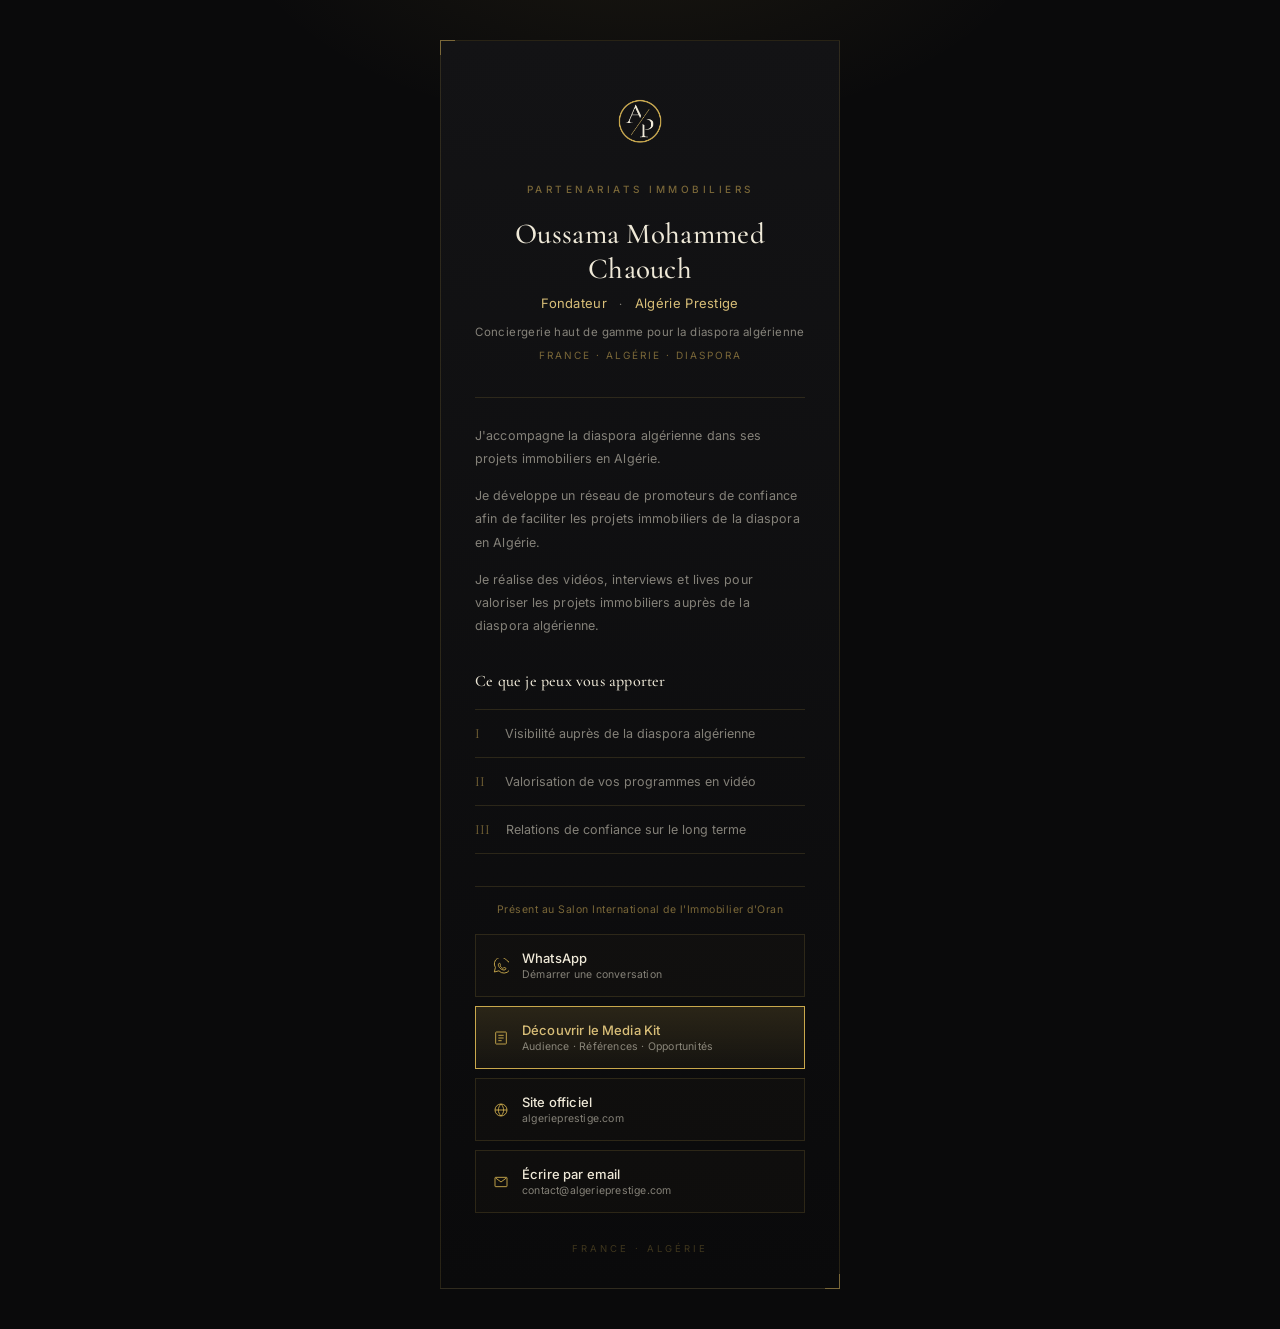
<file: carte-de-visite.html>
<!DOCTYPE html>
<html lang="fr">
<head>
<meta charset="UTF-8">
<meta name="viewport" content="width=device-width, initial-scale=1.0">
<meta name="description" content="Oussama Mohammed Chaouch, Fondateur d'Algérie Prestige, conciergerie haut de gamme pour la diaspora algérienne.">
<title>Oussama Mohammed Chaouch · Algérie Prestige</title>
<link rel="icon" type="image/svg+xml" href="data:image/svg+xml,%3Csvg xmlns='http://www.w3.org/2000/svg' viewBox='0 0 64 64'%3E%3Crect width='64' height='64' fill='%230a0a0b'/%3E%3Ccircle cx='32' cy='32' r='24' fill='none' stroke='%23C9A84C' stroke-width='2'/%3E%3Ctext x='32' y='40' font-family='Georgia,serif' font-size='22' fill='%23C9A84C' text-anchor='middle'%3EAP%3C/text%3E%3C/svg%3E">
<link rel="stylesheet" href="assets/fonts/fonts.css">
<style>
  /* ---- Fonts ---- */
  
  /* ---- Tokens ---- */
  :root{
    --black:#0a0a0b;
    --black-2:#131315;
    --gold:#C9A84C;
    --gold-soft:#D8BE78;
    --gold-dim:#7A6738;
    --paper:#EFE9D8;
    --paper-dim:rgba(239,233,216,0.52);
    --line:rgba(201,168,76,0.16);
  }

  *{ box-sizing:border-box; margin:0; padding:0; }

  html{ -webkit-tap-highlight-color:transparent; }

  body{
    background:
      radial-gradient(ellipse 700px 400px at 50% -8%, rgba(201,168,76,0.09), transparent 60%),
      var(--black);
    color:var(--paper);
    font-family:'Inter',-apple-system,sans-serif;
    min-height:100vh;
    display:flex;
    align-items:center;
    justify-content:center;
    padding:40px 20px;
    -webkit-font-smoothing:antialiased;
  }

  .card{
    width:100%;
    max-width:400px;
  }

  .frame{
    border:1px solid var(--line);
    padding:48px 34px 34px;
    position:relative;
    background:linear-gradient(180deg, var(--black-2) 0%, var(--black) 100%);
  }

  .frame::before,
  .frame::after{
    content:"";
    position:absolute;
    width:14px; height:14px;
    border:1px solid var(--gold-dim);
  }
  .frame::before{ top:-1px; left:-1px; border-right:none; border-bottom:none; }
  .frame::after{ bottom:-1px; right:-1px; border-left:none; border-top:none; }

  /* ---- Logo ---- */
  .seal{
    width:64px; height:64px;
    margin:0 auto 30px;
    display:flex;
    align-items:center;
    justify-content:center;
  }
  .seal img{
    width:100%;
    height:100%;
    object-fit:contain;
    display:block;
  }

  .kicker{
    text-align:center;
    font-size:10px;
    font-weight:500;
    letter-spacing:3.5px;
    text-transform:uppercase;
    color:var(--gold-dim);
    margin-bottom:22px;
  }

  h1{
    text-align:center;
    font-family:'Cormorant Garamond',serif;
    font-weight:500;
    font-size:29px;
    line-height:1.2;
    letter-spacing:0.3px;
    color:var(--paper);
    margin-bottom:8px;
  }

  .role{
    text-align:center;
    font-size:13px;
    color:var(--gold-soft);
    letter-spacing:0.3px;
    margin-bottom:14px;
  }

  .role em{
    font-style:normal;
    color:var(--paper-dim);
    padding:0 8px;
    font-size:11px;
    vertical-align:middle;
  }

  .positioning{
    text-align:center;
    font-size:11.5px;
    color:var(--paper-dim);
    letter-spacing:0.4px;
    margin-bottom:10px;
  }

  .bridge{
    text-align:center;
    font-size:10px;
    color:var(--gold-dim);
    letter-spacing:2px;
    text-transform:uppercase;
    margin-bottom:36px;
  }

  .rule{
    height:1px;
    background:var(--line);
    margin:0 0 26px;
  }

  /* ---- Body copy ---- */
  .desc p{
    font-size:12.5px;
    line-height:1.85;
    color:var(--paper-dim);
    letter-spacing:0.1px;
    margin-bottom:14px;
  }
  .desc p:last-child{ margin-bottom:0; }

  .section-title{
    font-family:'Cormorant Garamond',serif;
    font-size:16px;
    font-weight:500;
    color:var(--paper);
    letter-spacing:0.2px;
    margin:34px 0 18px;
  }

  .offer{
    display:flex;
    flex-direction:column;
  }
  .offer-item{
    display:flex;
    align-items:baseline;
    gap:16px;
    padding:13px 0;
    border-top:1px solid var(--line);
    font-size:12.5px;
    line-height:1.5;
    color:var(--paper-dim);
  }
  .offer-item:last-child{ border-bottom:1px solid var(--line); }
  .offer-item .num{
    font-family:'Cormorant Garamond',serif;
    font-size:14px;
    color:var(--gold-dim);
    flex-shrink:0;
    min-width:14px;
  }

  /* ---- Actions ---- */
  .event{
    text-align:center;
    font-size:10.5px;
    color:var(--gold-dim);
    letter-spacing:0.5px;
    margin-top:32px;
    padding-top:16px;
    border-top:1px solid var(--line);
  }

  .actions{
    display:flex;
    flex-direction:column;
    gap:9px;
    margin-top:18px;
  }

  .btn{
    display:flex;
    align-items:center;
    gap:13px;
    padding:15px 17px;
    border:1px solid var(--line);
    text-decoration:none;
    color:var(--paper);
    font-size:13px;
    letter-spacing:0.15px;
    transition:border-color 0.25s ease, background 0.25s ease, transform 0.15s ease;
    background:rgba(201,168,76,0.02);
    -webkit-tap-highlight-color:transparent;
  }
  .btn:active{ transform:scale(0.99); background:rgba(201,168,76,0.08); }

  .btn .ic{
    width:16px; height:16px;
    flex-shrink:0;
    stroke:var(--gold);
    fill:none;
    stroke-width:1.4;
  }

  .btn .label{ flex:1; font-weight:500; color:var(--paper); }
  .btn .sub{
    font-size:10.5px;
    font-weight:400;
    color:var(--paper-dim);
    display:block;
    margin-top:2px;
    letter-spacing:0.2px;
  }

  .btn.primary{
    border-color:var(--gold);
    background:linear-gradient(180deg, rgba(201,168,76,0.16), rgba(201,168,76,0.05));
    transition:border-color 0.25s ease, background 0.25s ease, transform 0.15s ease, box-shadow 0.25s ease;
  }
  .btn.primary .label{ color:var(--gold-soft); }
  .btn.primary:hover{
    border-color:var(--gold-soft);
    box-shadow:0 4px 18px rgba(201,168,76,0.18);
    transform:translateY(-1px);
  }
  .btn.primary:active{
    transform:translateY(0) scale(0.99);
    box-shadow:0 2px 10px rgba(201,168,76,0.14);
  }

  .btn.ghost{
    border-color:transparent;
    background:none;
    justify-content:center;
    padding:13px;
  }
  .btn.ghost .label{
    flex:none;
    font-size:11.5px;
    color:var(--paper-dim);
    font-weight:400;
    letter-spacing:0.3px;
  }
  .btn.ghost .ic{ stroke:var(--paper-dim); }

  .footer{
    text-align:center;
    font-size:9.5px;
    letter-spacing:3px;
    text-transform:uppercase;
    color:rgba(201,168,76,0.28);
    margin-top:30px;
  }

  @media (prefers-reduced-motion:no-preference){
    .frame{ animation:rise 0.7s cubic-bezier(0.16,1,0.3,1) both; }
    @keyframes rise{
      from{ opacity:0; transform:translateY(10px); }
      to{ opacity:1; transform:translateY(0); }
    }
  }

  @media (prefers-reduced-motion:reduce){
    *{ animation:none !important; transition:none !important; }
  }

  a:focus-visible, .btn:focus-visible{
    outline:1px solid var(--gold);
    outline-offset:2px;
  }
</style>
</head>
<body>

<main class="card">
  <div class="frame">

    <div class="seal"><img src="[data-uri]" alt="Logo Algérie Prestige"></div>
    <div class="kicker">Partenariats Immobiliers</div>

    <h1>Oussama Mohammed Chaouch</h1>
    <div class="role">Fondateur <em>&middot;</em> Algérie Prestige</div>
    <div class="positioning">Conciergerie haut de gamme pour la diaspora algérienne</div>
    <div class="bridge">France &middot; Algérie &middot; Diaspora</div>

    <div class="rule"></div>

    <div class="desc">
      <p>J'accompagne la diaspora algérienne dans ses projets immobiliers en Algérie.</p>
      <p>Je développe un réseau de promoteurs de confiance afin de faciliter les projets immobiliers de la diaspora en Algérie.</p>
      <p>Je réalise des vidéos, interviews et lives pour valoriser les projets immobiliers auprès de la diaspora algérienne.</p>
    </div>

    <div class="section-title">Ce que je peux vous apporter</div>
    <div class="offer">
      <div class="offer-item"><span class="num">I</span><span>Visibilité auprès de la diaspora algérienne</span></div>
      <div class="offer-item"><span class="num">II</span><span>Valorisation de vos programmes en vidéo</span></div>
      <div class="offer-item"><span class="num">III</span><span>Relations de confiance sur le long terme</span></div>
    </div>

    <div class="event">Présent au Salon International de l'Immobilier d'Oran</div>

    <div class="actions">
      <a class="btn" href="https://wa.me/33769335116?text=Bonjour%20Oussama%2C%20ravi%20de%20vous%20avoir%20rencontr%C3%A9.%20Restons%20en%20contact." target="_blank" rel="noopener">
        <svg class="ic" viewBox="0 0 24 24" aria-hidden="true"><path d="M20.5 3.5a10 10 0 0 0-16.9 10.7L2 21l6.9-1.8A10 10 0 1 0 20.5 3.5Z"/><path d="M8.5 8.7c.3-.7.6-.7.9-.7h.6c.2 0 .4 0 .6.5s.7 1.7.8 1.8c.1.2.1.3 0 .5-.1.2-.2.3-.4.5s-.4.4-.2.7c.2.4 1 1.5 2.1 2.4 1.4 1.2 1.9 1.3 2.2 1.2.3-.1.9-.9 1.1-1.2.2-.3.4-.3.7-.2s1.7.8 2 .9c.3.1.5.2.5.4 0 .2 0 1-.4 1.5s-1.4 1-2.5 1c-2.1 0-4.3-1.2-5.9-2.7C8.9 13.6 8 11.7 8 10.2c0-.6.2-1 .5-1.5Z"/></svg>
        <span class="label">WhatsApp<span class="sub">Démarrer une conversation</span></span>
      </a>

      <a class="btn primary" href="https://algerieprestige.com/mediakit.html" target="_blank" rel="noopener">
        <svg class="ic" viewBox="0 0 24 24" aria-hidden="true"><rect x="4" y="3" width="16" height="18" rx="1"/><path d="M8 8h8M8 12h8M8 16h5"/></svg>
        <span class="label">Découvrir le Media Kit<span class="sub">Audience &middot; Références &middot; Opportunités</span></span>
      </a>

      <a class="btn" href="https://algerieprestige.com" target="_blank" rel="noopener">
        <svg class="ic" viewBox="0 0 24 24" aria-hidden="true"><circle cx="12" cy="12" r="9"/><path d="M3 12h18M12 3c2.5 2.6 4 6 4 9s-1.5 6.4-4 9c-2.5-2.6-4-6-4-9s1.5-6.4 4-9Z"/></svg>
        <span class="label">Site officiel<span class="sub">algerieprestige.com</span></span>
      </a>

      <a class="btn" href="mailto:contact@algerieprestige.com">
        <svg class="ic" viewBox="0 0 24 24" aria-hidden="true"><rect x="3" y="5" width="18" height="14" rx="1"/><path d="m4 6 8 6 8-6"/></svg>
        <span class="label">Écrire par email<span class="sub">contact@algerieprestige.com</span></span>
      </a>

    </div>

    <div class="footer">France &middot; Algérie</div>

  </div>
</main>

</body>
</html>
</file>
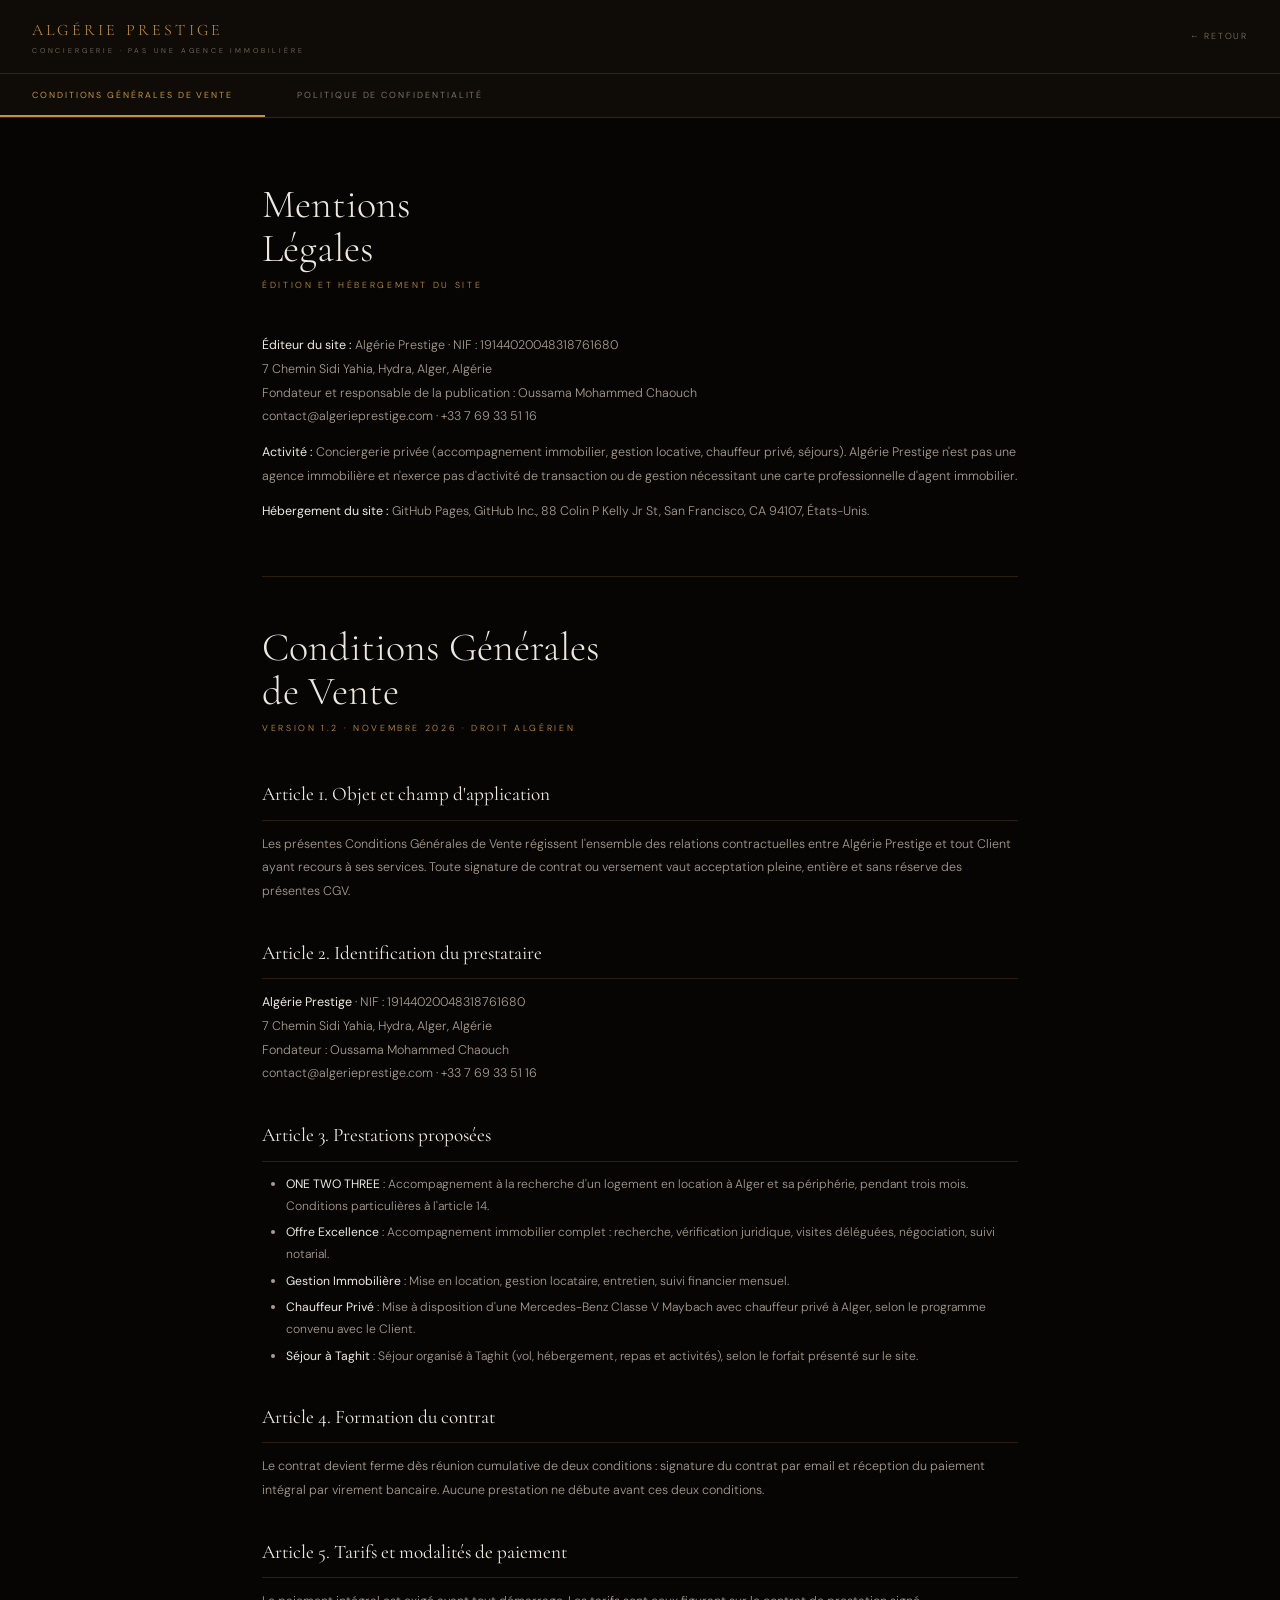
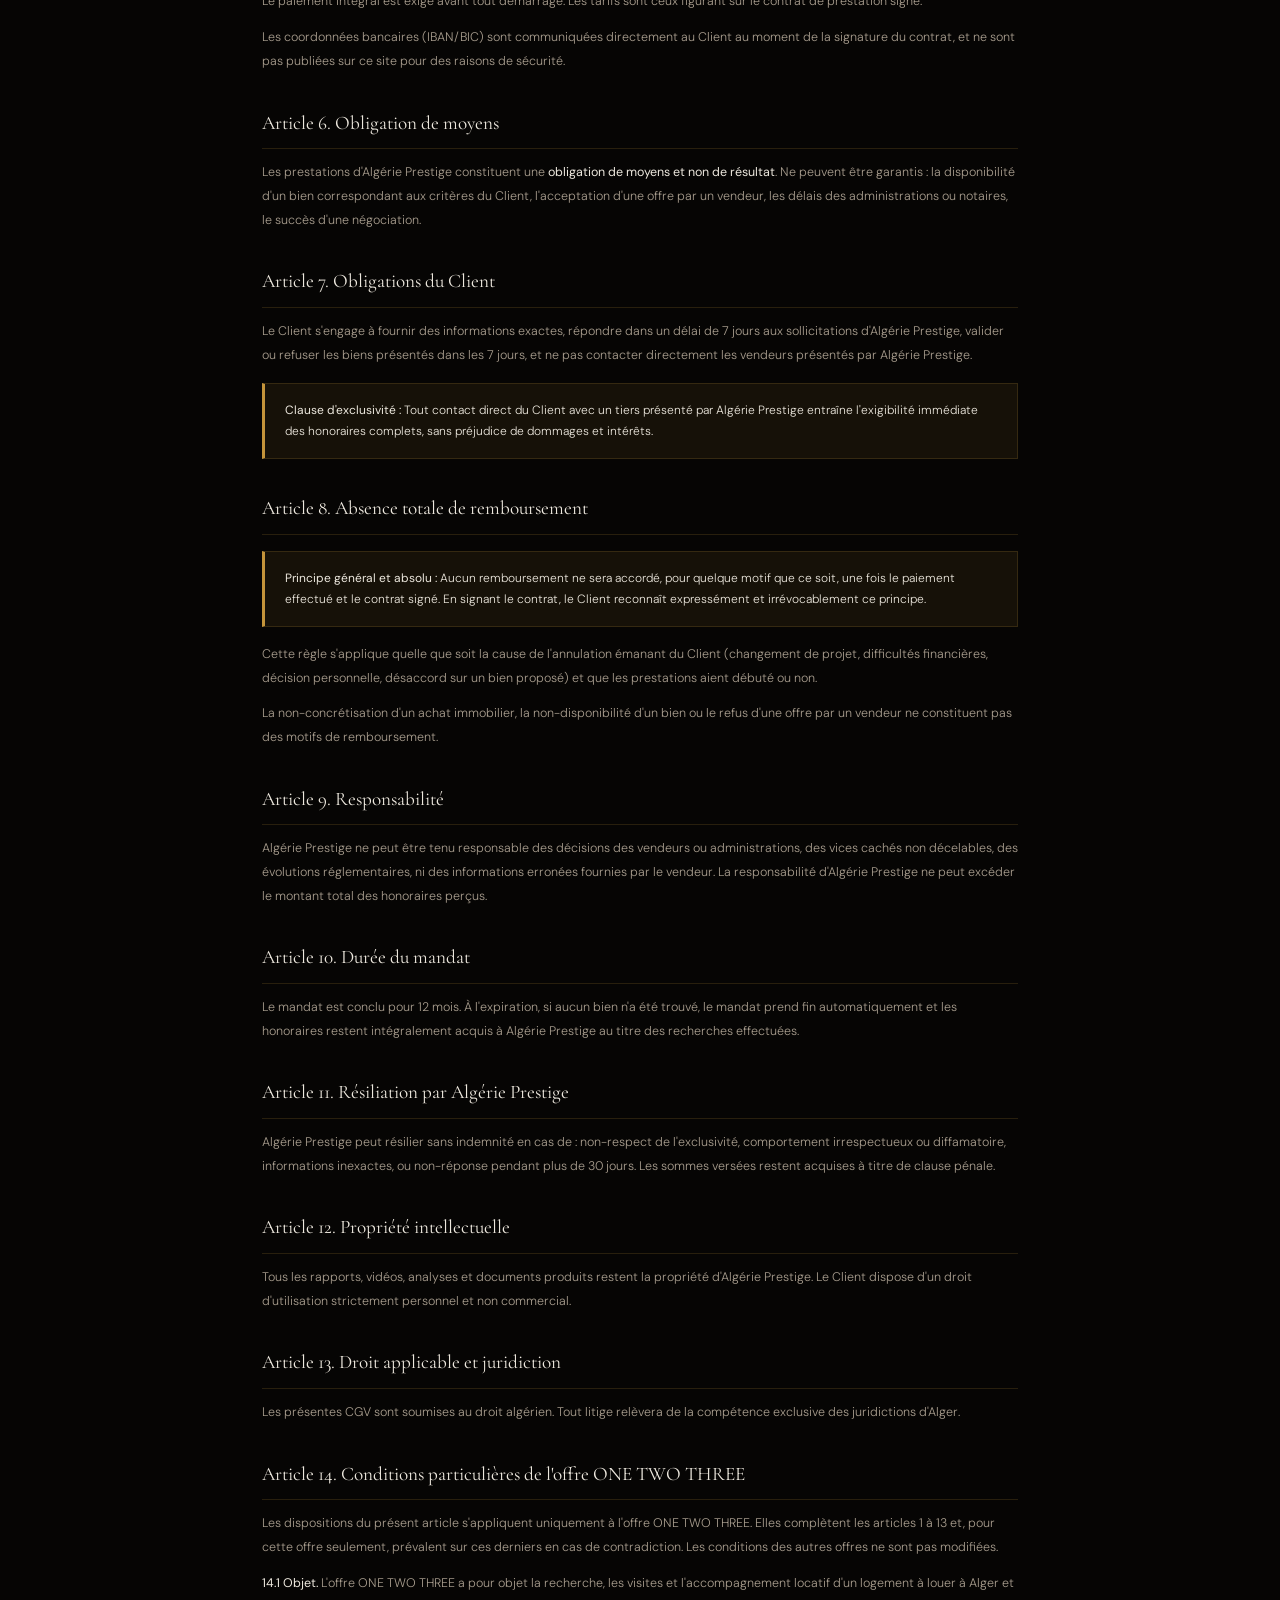
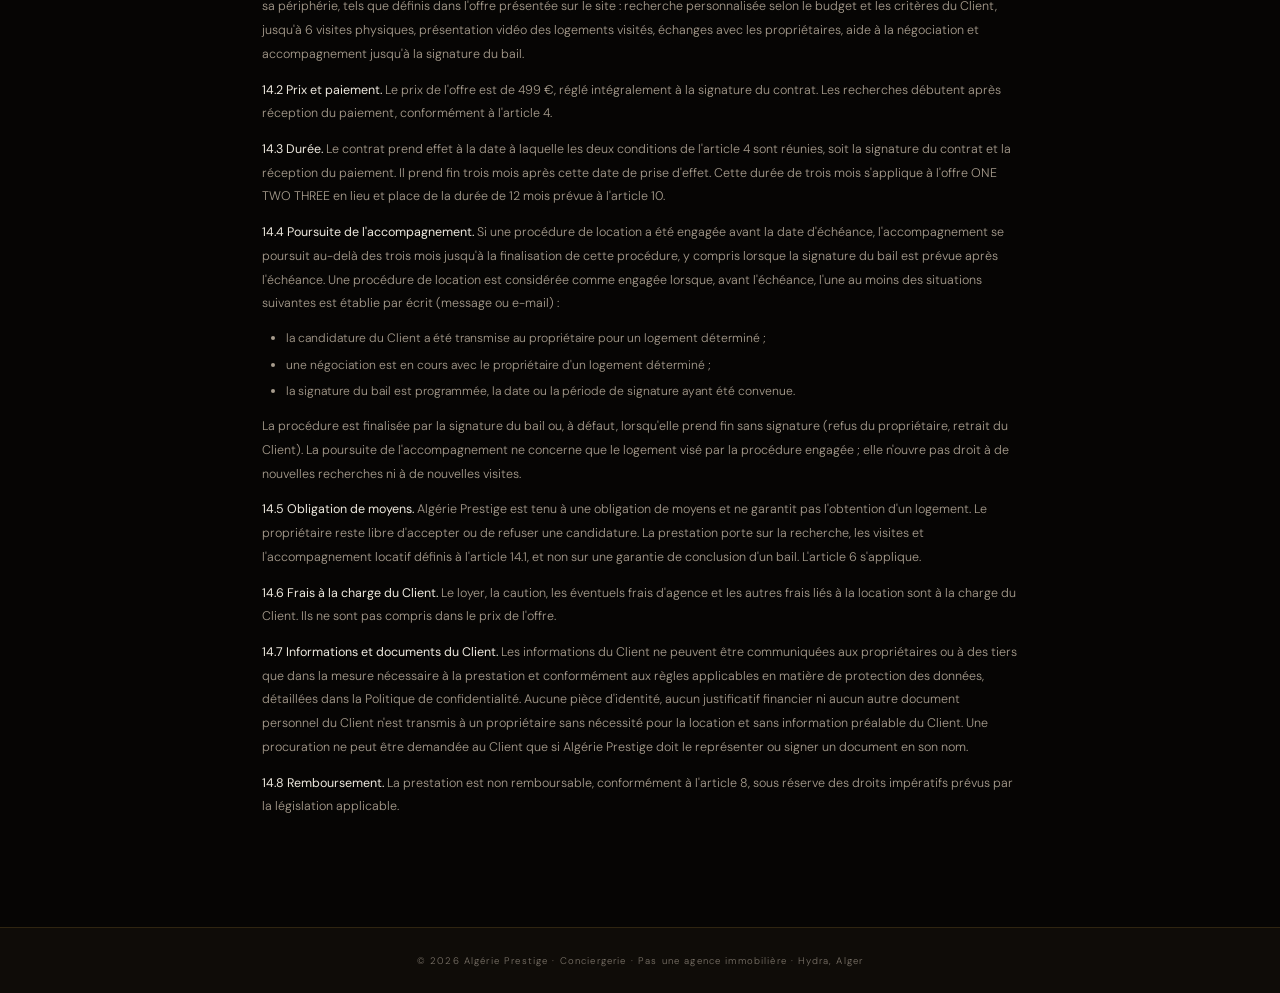
<file: cgv.html>
<!DOCTYPE html><html lang="fr"><head><meta charset="UTF-8"><meta name="viewport" content="width=device-width,initial-scale=1.0"><title>CGV et politique de confidentialité | Algérie Prestige</title>
<meta name="description" content="Conditions générales de vente, mentions légales et politique de confidentialité d'Algérie Prestige, conciergerie privée pour la diaspora algérienne.">
<link rel="canonical" href="https://algerieprestige.com/cgv.html">
<link rel="icon" type="image/png" sizes="32x32" href="brand/favicon-32.png">
<link rel="icon" type="image/png" sizes="16x16" href="brand/favicon-16.png">
<link rel="apple-touch-icon" href="brand/favicon-180.png"><link rel="stylesheet" href="assets/fonts/fonts.css"><style>:root{--or:#C4943A;--noir:#060504;--s1:#0F0C08;--ivoire:#EDE8DE;--txt:#A89D8E;--txt-d:#7A7268;--bord:rgba(196,148,58,.18);}*{margin:0;padding:0;box-sizing:border-box;}body{background:var(--noir);color:var(--txt);font-family:'DM Sans',sans-serif;font-weight:300;line-height:1.8;-webkit-font-smoothing:antialiased;}.top{background:var(--s1);border-bottom:1px solid var(--bord);padding:1rem 2rem;display:flex;align-items:center;justify-content:space-between;position:sticky;top:0;z-index:100;}.brand{font-family:'Cormorant Garamond',serif;font-size:1rem;letter-spacing:.2em;text-transform:uppercase;color:var(--or);}.brand-tag{font-size:.44rem;letter-spacing:.4em;text-transform:uppercase;color:var(--txt-d);}.back{font-size:.55rem;letter-spacing:.2em;text-transform:uppercase;color:var(--txt-d);text-decoration:none;}.back:hover{color:var(--or);}.tabs{display:flex;border-bottom:1px solid var(--bord);background:var(--s1);position:sticky;top:60px;z-index:99;}.tab{background:none;border:none;border-bottom:2px solid transparent;font-family:'DM Sans',sans-serif;font-size:.55rem;letter-spacing:.22em;text-transform:uppercase;color:var(--txt-d);padding:.9rem 2rem;cursor:pointer;transition:color .25s,border-color .25s;}.tab.active{color:var(--or);border-color:var(--or);}.page{display:none;max-width:820px;margin:0 auto;padding:4rem 2rem 6rem;}.page.active{display:block;}h1{font-family:'Cormorant Garamond',serif;font-size:2.5rem;font-weight:300;color:var(--ivoire);margin-bottom:.5rem;line-height:1.1;}h2{font-family:'Cormorant Garamond',serif;font-size:1.2rem;font-weight:400;color:var(--ivoire);margin:2rem 0 .75rem;padding-bottom:.5rem;border-bottom:1px solid var(--bord);}.meta{font-size:.55rem;letter-spacing:.3em;text-transform:uppercase;color:var(--or);margin-bottom:2.5rem;display:block;}p{font-size:.78rem;color:var(--txt);line-height:1.9;margin-bottom:.75rem;}ul{padding-left:1.5rem;margin:.5rem 0 .75rem;}li{font-size:.76rem;color:var(--txt);line-height:1.8;margin-bottom:.3rem;}.alerte{background:rgba(196,148,58,.08);border:1px solid var(--bord);border-left:3px solid var(--or);padding:1rem 1.25rem;margin:1rem 0;font-size:.75rem;color:var(--ivoire);line-height:1.75;}strong{color:var(--ivoire);font-weight:400;}.footer{background:var(--s1);border-top:1px solid var(--bord);padding:1.5rem 2rem;text-align:center;font-size:.6rem;letter-spacing:.12em;color:var(--txt-d);}</style><script>document.documentElement.classList.add('ap-js');setTimeout(function(){if(!window.__apm)document.documentElement.classList.remove('ap-js')},4000);</script><link rel="stylesheet" href="assets/ap-motion.css"></head><body>
<div class="top"><div><div class="brand">Algérie Prestige</div><div class="brand-tag">Conciergerie · Pas une agence immobilière</div></div><a href="index.html" class="back">← Retour</a></div>
<div class="tabs"><button class="tab active" onclick="show('cgv',this)">Conditions Générales de Vente</button><button class="tab" onclick="show('pc',this)">Politique de Confidentialité</button></div>

<div class="page active" id="cgv">
<div id="mentions-legales" style="margin-bottom:3rem;padding-bottom:2.5rem;border-bottom:1px solid var(--bord);">
<h1>Mentions<br>Légales</h1>
<span class="meta">Édition et hébergement du site</span>
<p><strong>Éditeur du site :</strong> Algérie Prestige · NIF : 19144020048318761680<br>7 Chemin Sidi Yahia, Hydra, Alger, Algérie<br>Fondateur et responsable de la publication : Oussama Mohammed Chaouch<br>contact@algerieprestige.com · +33 7 69 33 51 16</p>
<p><strong>Activité :</strong> Conciergerie privée (accompagnement immobilier, gestion locative, chauffeur privé, séjours). Algérie Prestige n'est pas une agence immobilière et n'exerce pas d'activité de transaction ou de gestion nécessitant une carte professionnelle d'agent immobilier.</p>
<p><strong>Hébergement du site :</strong> GitHub Pages, GitHub Inc., 88 Colin P Kelly Jr St, San Francisco, CA 94107, États-Unis.</p>
</div>

<h1>Conditions Générales<br>de Vente</h1>
<span class="meta">Version 1.2 · Novembre 2026 · Droit algérien</span>

<h2>Article 1. Objet et champ d'application</h2>
<p>Les présentes Conditions Générales de Vente régissent l'ensemble des relations contractuelles entre Algérie Prestige et tout Client ayant recours à ses services. Toute signature de contrat ou versement vaut acceptation pleine, entière et sans réserve des présentes CGV.</p>

<h2>Article 2. Identification du prestataire</h2>
<p><strong>Algérie Prestige</strong> · NIF : 19144020048318761680<br>7 Chemin Sidi Yahia, Hydra, Alger, Algérie<br>Fondateur : Oussama Mohammed Chaouch<br>contact@algerieprestige.com · +33 7 69 33 51 16</p>

<h2>Article 3. Prestations proposées</h2>
<ul><li><strong>ONE TWO THREE</strong> : Accompagnement à la recherche d'un logement en location à Alger et sa périphérie, pendant trois mois. Conditions particulières à l'article 14.</li><li><strong>Offre Excellence</strong> : Accompagnement immobilier complet : recherche, vérification juridique, visites déléguées, négociation, suivi notarial.</li><li><strong>Gestion Immobilière</strong> : Mise en location, gestion locataire, entretien, suivi financier mensuel.</li><li><strong>Chauffeur Privé</strong> : Mise à disposition d'une Mercedes-Benz Classe V Maybach avec chauffeur privé à Alger, selon le programme convenu avec le Client.</li><li><strong>Séjour à Taghit</strong> : Séjour organisé à Taghit (vol, hébergement, repas et activités), selon le forfait présenté sur le site.</li></ul>

<h2>Article 4. Formation du contrat</h2>
<p>Le contrat devient ferme dès réunion cumulative de deux conditions : signature du contrat par email et réception du paiement intégral par virement bancaire. Aucune prestation ne débute avant ces deux conditions.</p>

<h2>Article 5. Tarifs et modalités de paiement</h2>
<p>Le paiement intégral est exigé avant tout démarrage. Les tarifs sont ceux figurant sur le contrat de prestation signé.</p>
<p>Les coordonnées bancaires (IBAN/BIC) sont communiquées directement au Client au moment de la signature du contrat, et ne sont pas publiées sur ce site pour des raisons de sécurité.</p>

<h2>Article 6. Obligation de moyens</h2>
<p>Les prestations d'Algérie Prestige constituent une <strong>obligation de moyens et non de résultat</strong>. Ne peuvent être garantis : la disponibilité d'un bien correspondant aux critères du Client, l'acceptation d'une offre par un vendeur, les délais des administrations ou notaires, le succès d'une négociation.</p>

<h2>Article 7. Obligations du Client</h2>
<p>Le Client s'engage à fournir des informations exactes, répondre dans un délai de 7 jours aux sollicitations d'Algérie Prestige, valider ou refuser les biens présentés dans les 7 jours, et ne pas contacter directement les vendeurs présentés par Algérie Prestige.</p>
<div class="alerte"><strong>Clause d'exclusivité :</strong> Tout contact direct du Client avec un tiers présenté par Algérie Prestige entraîne l'exigibilité immédiate des honoraires complets, sans préjudice de dommages et intérêts.</div>

<h2>Article 8. Absence totale de remboursement</h2>
<div class="alerte"><strong>Principe général et absolu :</strong> Aucun remboursement ne sera accordé, pour quelque motif que ce soit, une fois le paiement effectué et le contrat signé. En signant le contrat, le Client reconnaît expressément et irrévocablement ce principe.</div>
<p>Cette règle s'applique quelle que soit la cause de l'annulation émanant du Client (changement de projet, difficultés financières, décision personnelle, désaccord sur un bien proposé) et que les prestations aient débuté ou non.</p>
<p>La non-concrétisation d'un achat immobilier, la non-disponibilité d'un bien ou le refus d'une offre par un vendeur ne constituent pas des motifs de remboursement.</p>

<h2>Article 9. Responsabilité</h2>
<p>Algérie Prestige ne peut être tenu responsable des décisions des vendeurs ou administrations, des vices cachés non décelables, des évolutions réglementaires, ni des informations erronées fournies par le vendeur. La responsabilité d'Algérie Prestige ne peut excéder le montant total des honoraires perçus.</p>

<h2>Article 10. Durée du mandat</h2>
<p>Le mandat est conclu pour 12 mois. À l'expiration, si aucun bien n'a été trouvé, le mandat prend fin automatiquement et les honoraires restent intégralement acquis à Algérie Prestige au titre des recherches effectuées.</p>

<h2>Article 11. Résiliation par Algérie Prestige</h2>
<p>Algérie Prestige peut résilier sans indemnité en cas de : non-respect de l'exclusivité, comportement irrespectueux ou diffamatoire, informations inexactes, ou non-réponse pendant plus de 30 jours. Les sommes versées restent acquises à titre de clause pénale.</p>

<h2>Article 12. Propriété intellectuelle</h2>
<p>Tous les rapports, vidéos, analyses et documents produits restent la propriété d'Algérie Prestige. Le Client dispose d'un droit d'utilisation strictement personnel et non commercial.</p>

<h2>Article 13. Droit applicable et juridiction</h2>
<p>Les présentes CGV sont soumises au droit algérien. Tout litige relèvera de la compétence exclusive des juridictions d'Alger.</p>

<h2>Article 14. Conditions particulières de l'offre ONE TWO THREE</h2>
<p>Les dispositions du présent article s'appliquent uniquement à l'offre ONE TWO THREE. Elles complètent les articles 1 à 13 et, pour cette offre seulement, prévalent sur ces derniers en cas de contradiction. Les conditions des autres offres ne sont pas modifiées.</p>
<p><strong>14.1 Objet.</strong> L'offre ONE TWO THREE a pour objet la recherche, les visites et l'accompagnement locatif d'un logement à louer à Alger et sa périphérie, tels que définis dans l'offre présentée sur le site : recherche personnalisée selon le budget et les critères du Client, jusqu'à 6 visites physiques, présentation vidéo des logements visités, échanges avec les propriétaires, aide à la négociation et accompagnement jusqu'à la signature du bail.</p>
<p><strong>14.2 Prix et paiement.</strong> Le prix de l'offre est de 499 €, réglé intégralement à la signature du contrat. Les recherches débutent après réception du paiement, conformément à l'article 4.</p>
<p><strong>14.3 Durée.</strong> Le contrat prend effet à la date à laquelle les deux conditions de l'article 4 sont réunies, soit la signature du contrat et la réception du paiement. Il prend fin trois mois après cette date de prise d'effet. Cette durée de trois mois s'applique à l'offre ONE TWO THREE en lieu et place de la durée de 12 mois prévue à l'article 10.</p>
<p><strong>14.4 Poursuite de l'accompagnement.</strong> Si une procédure de location a été engagée avant la date d'échéance, l'accompagnement se poursuit au-delà des trois mois jusqu'à la finalisation de cette procédure, y compris lorsque la signature du bail est prévue après l'échéance. Une procédure de location est considérée comme engagée lorsque, avant l'échéance, l'une au moins des situations suivantes est établie par écrit (message ou e-mail) :</p>
<ul><li>la candidature du Client a été transmise au propriétaire pour un logement déterminé ;</li><li>une négociation est en cours avec le propriétaire d'un logement déterminé ;</li><li>la signature du bail est programmée, la date ou la période de signature ayant été convenue.</li></ul>
<p>La procédure est finalisée par la signature du bail ou, à défaut, lorsqu'elle prend fin sans signature (refus du propriétaire, retrait du Client). La poursuite de l'accompagnement ne concerne que le logement visé par la procédure engagée ; elle n'ouvre pas droit à de nouvelles recherches ni à de nouvelles visites.</p>
<p><strong>14.5 Obligation de moyens.</strong> Algérie Prestige est tenu à une obligation de moyens et ne garantit pas l'obtention d'un logement. Le propriétaire reste libre d'accepter ou de refuser une candidature. La prestation porte sur la recherche, les visites et l'accompagnement locatif définis à l'article 14.1, et non sur une garantie de conclusion d'un bail. L'article 6 s'applique.</p>
<p><strong>14.6 Frais à la charge du Client.</strong> Le loyer, la caution, les éventuels frais d'agence et les autres frais liés à la location sont à la charge du Client. Ils ne sont pas compris dans le prix de l'offre.</p>
<p><strong>14.7 Informations et documents du Client.</strong> Les informations du Client ne peuvent être communiquées aux propriétaires ou à des tiers que dans la mesure nécessaire à la prestation et conformément aux règles applicables en matière de protection des données, détaillées dans la Politique de confidentialité. Aucune pièce d'identité, aucun justificatif financier ni aucun autre document personnel du Client n'est transmis à un propriétaire sans nécessité pour la location et sans information préalable du Client. Une procuration ne peut être demandée au Client que si Algérie Prestige doit le représenter ou signer un document en son nom.</p>
<p><strong>14.8 Remboursement.</strong> La prestation est non remboursable, conformément à l'article 8, sous réserve des droits impératifs prévus par la législation applicable.</p>
</div>

<div class="page" id="pc">
<h1>Politique de<br>Confidentialité</h1>
<span class="meta">Version 1.2 · Novembre 2026 · RGPD & Droit algérien</span>

<h2>Responsable du traitement</h2>
<p><strong>Algérie Prestige</strong> · Oussama Mohammed Chaouch · NIF : 19144020048318761680<br>7 Chemin Sidi Yahia, Hydra, Alger · contact@algerieprestige.com · +33 7 69 33 51 16</p>

<h2>Données collectées</h2>
<p>Nous collectons : nom et prénom, adresse email, numéro de téléphone, pays et ville de résidence, nature et détail de votre projet, budget estimatif, et données de navigation (adresse IP, pages visitées), enregistrées par l'hébergeur du site. Ces informations nous parviennent par WhatsApp ou par e-mail : le site ne comporte aucun formulaire de collecte ni outil de mesure d'audience.</p>
<p>Pour l'offre ONE TWO THREE, les données nécessaires à la prestation sont : nom et prénom, numéro de téléphone, adresse e-mail, budget et critères de recherche. Une procuration ne peut être demandée que si Algérie Prestige doit représenter le client ou signer un document en son nom.</p>
<p>Algérie Prestige ne collecte aucune donnée sensible (origine ethnique, santé, convictions religieuses).</p>

<h2>Finalités du traitement</h2>
<p>Vos données sont utilisées exclusivement pour : répondre à vos demandes, établir le contrat de prestation, exécuter les prestations, vous informer de l'avancement de votre dossier, et satisfaire aux obligations légales et comptables d'Algérie Prestige.</p>
<div class="alerte"><strong>Algérie Prestige ne vend, ne cède et ne loue jamais vos données personnelles à des tiers, à quelque fin que ce soit.</strong></div>

<h2>Destinataires des données</h2>
<p>Vos données peuvent être transmises uniquement aux notaires partenaires dans le cadre strict des dossiers d'acquisition, aux propriétaires des logements proposés dans le cadre de l'offre ONE TWO THREE, dans la seule mesure nécessaire à la prestation, et aux prestataires techniques hébergeant le site (GitHub Pages) ou assurant nos échanges (WhatsApp, e-mail). Dans tous les autres cas, aucune transmission sans votre accord.</p>
<p>Aucune pièce d'identité, aucun justificatif financier ni aucun autre document personnel n'est transmis à un propriétaire sans nécessité pour la location et sans information préalable du client.</p>

<h2>Durée de conservation</h2>
<ul><li><strong>Prospects</strong> : 3 ans à compter du dernier contact</li><li><strong>Clients actifs</strong> : durée de la relation contractuelle</li><li><strong>Anciens clients</strong> : 5 ans après la fin du contrat</li><li><strong>Données de navigation</strong> : 13 mois maximum</li></ul>

<h2>Vos droits</h2>
<p>Conformément au RGPD, vous disposez des droits d'accès, rectification, effacement, limitation du traitement, opposition et portabilité. Pour exercer ces droits, contactez-nous à <strong>contact@algerieprestige.com</strong>. Réponse garantie sous 30 jours.</p>

<h2>Cookies</h2>
<p>Le site utilise uniquement des cookies techniques nécessaires à son fonctionnement. Aucun cookie publicitaire, de retargeting ou de traçage n'est utilisé. Algérie Prestige ne fait aucun démarchage commercial non sollicité.</p>

<h2>Sécurité</h2>
<p>Algérie Prestige met en œuvre toutes les mesures techniques et organisationnelles appropriées pour protéger vos données contre tout accès non autorisé, perte ou divulgation.</p>

<h2>Modifications</h2>
<p>Algérie Prestige se réserve le droit de modifier cette politique à tout moment. La version applicable est celle publiée sur le site à la date de consultation.</p>

<h2>Contact</h2>
<p><strong>Email :</strong> contact@algerieprestige.com<br><strong>WhatsApp :</strong> +33 7 69 33 51 16<br><strong>Adresse :</strong> 7 Chem. Sidi Yahia, Hydra, Alger, Algérie</p>
</div>

<div class="footer">© 2026 Algérie Prestige · Conciergerie · Pas une agence immobilière · Hydra, Alger</div>

<script>function show(id,btn){document.querySelectorAll('.page').forEach(p=>p.classList.remove('active'));document.querySelectorAll('.tab').forEach(b=>b.classList.remove('active'));document.getElementById(id).classList.add('active');btn.classList.add('active');window.scrollTo({top:0,behavior:'smooth'});}</script>
<script>if(location.hash==='#pc'){var t=document.querySelectorAll('.tab')[1];if(t)t.click();}</script><script>window.AP_MOTION={titles:'[data-ap-title]'};</script><script src="assets/ap-motion.js" defer></script></body></html>
</file>
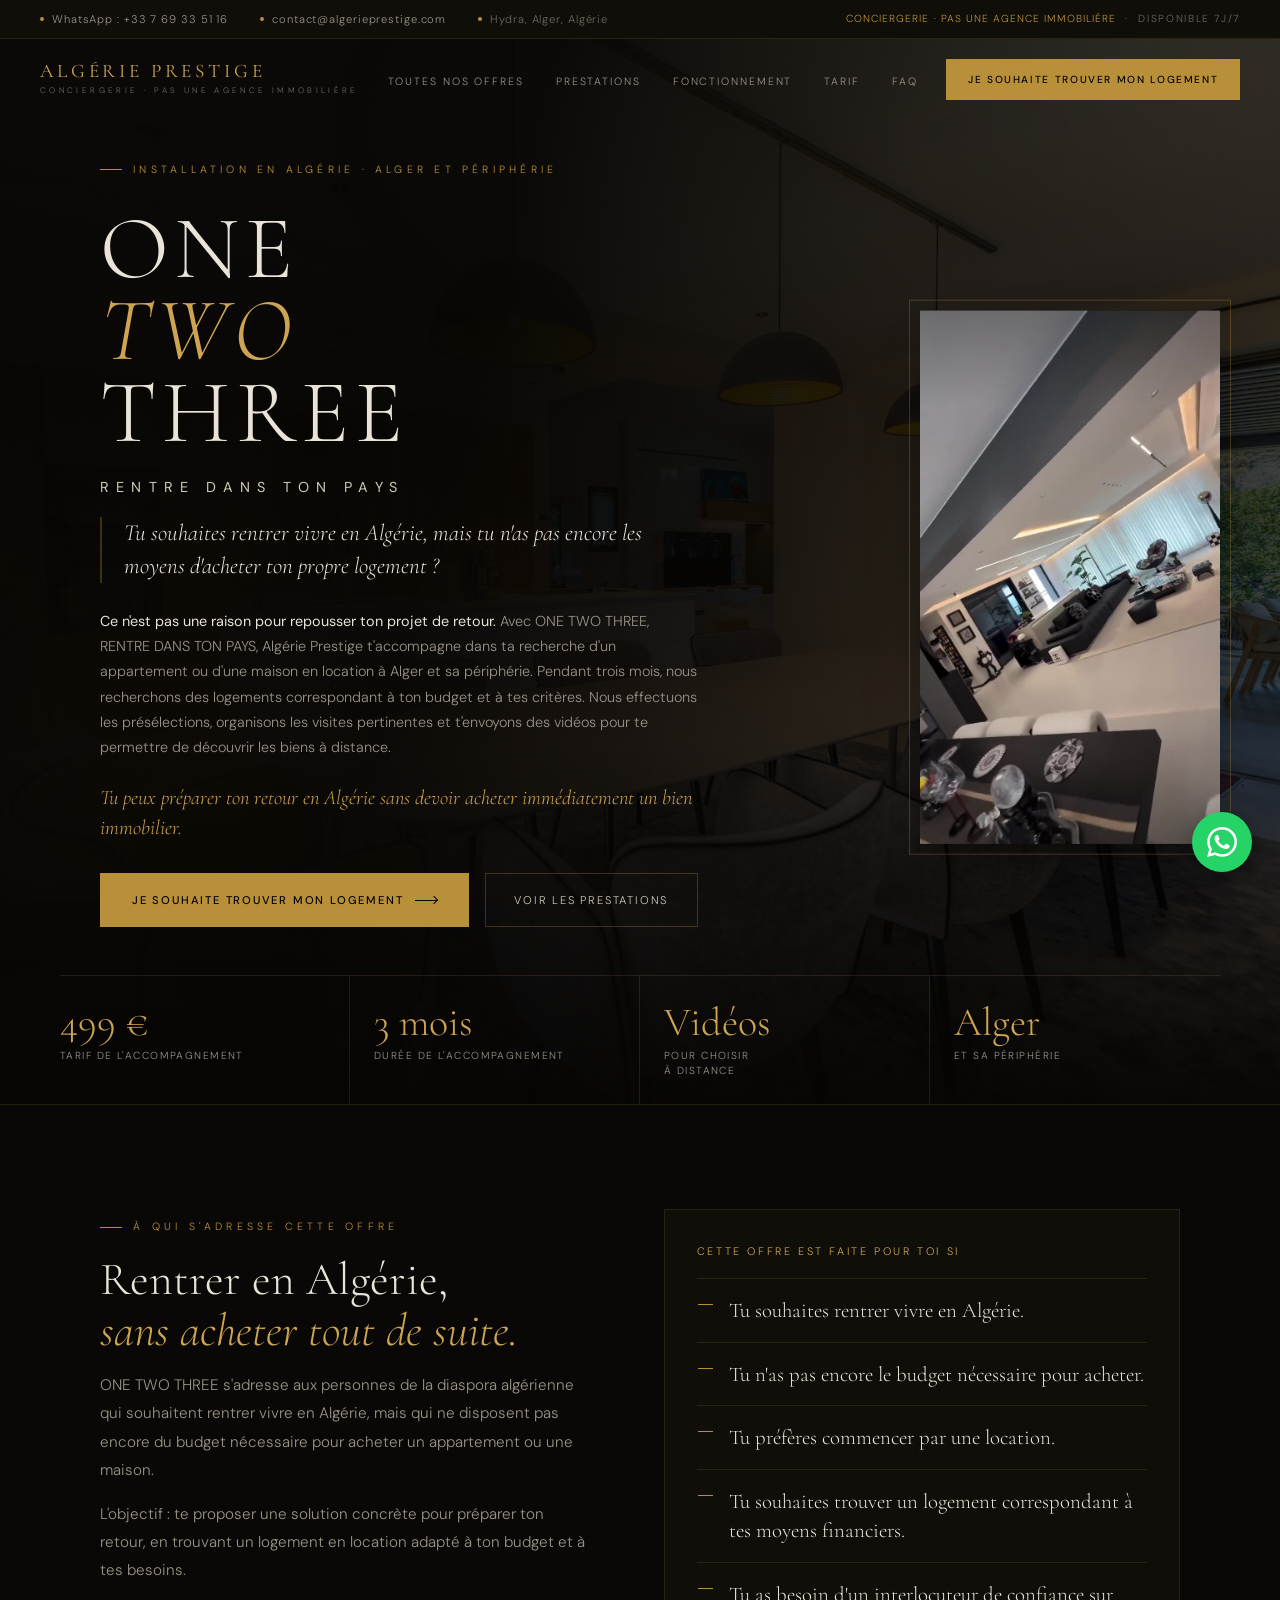
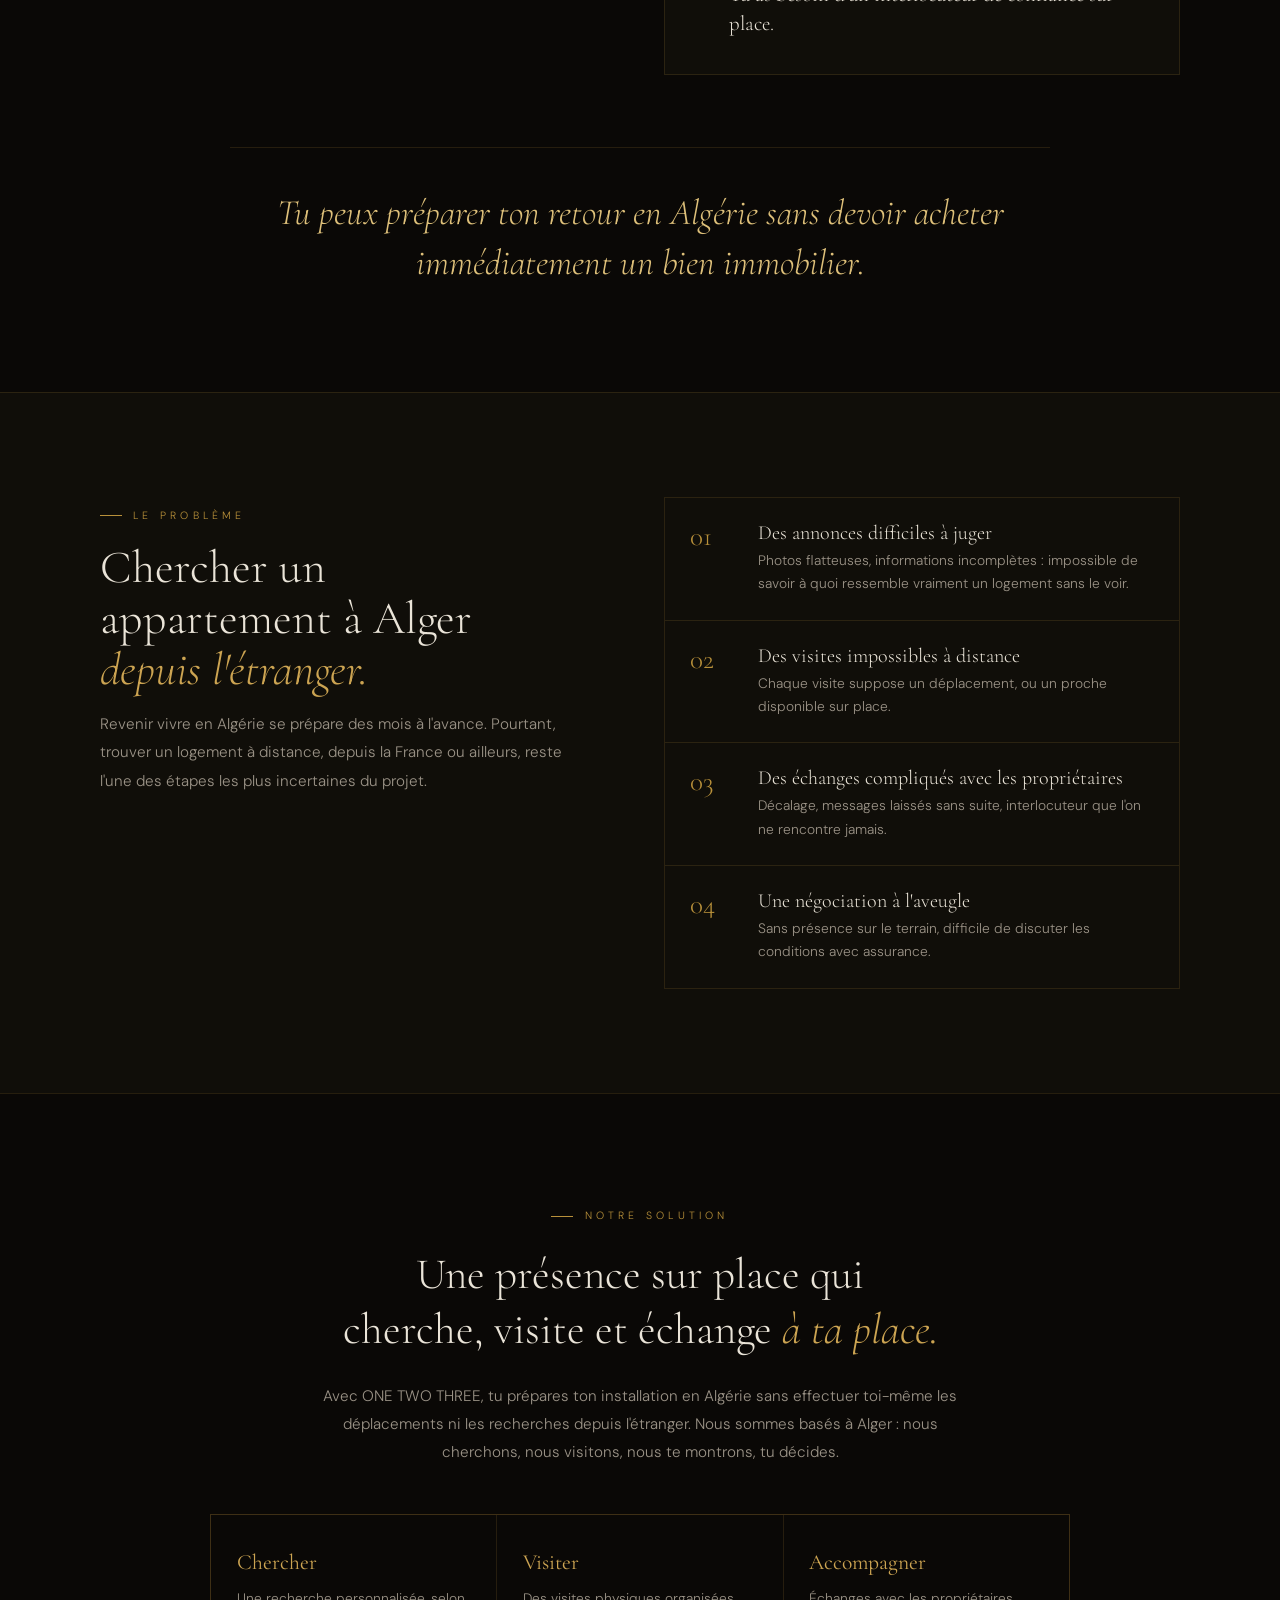
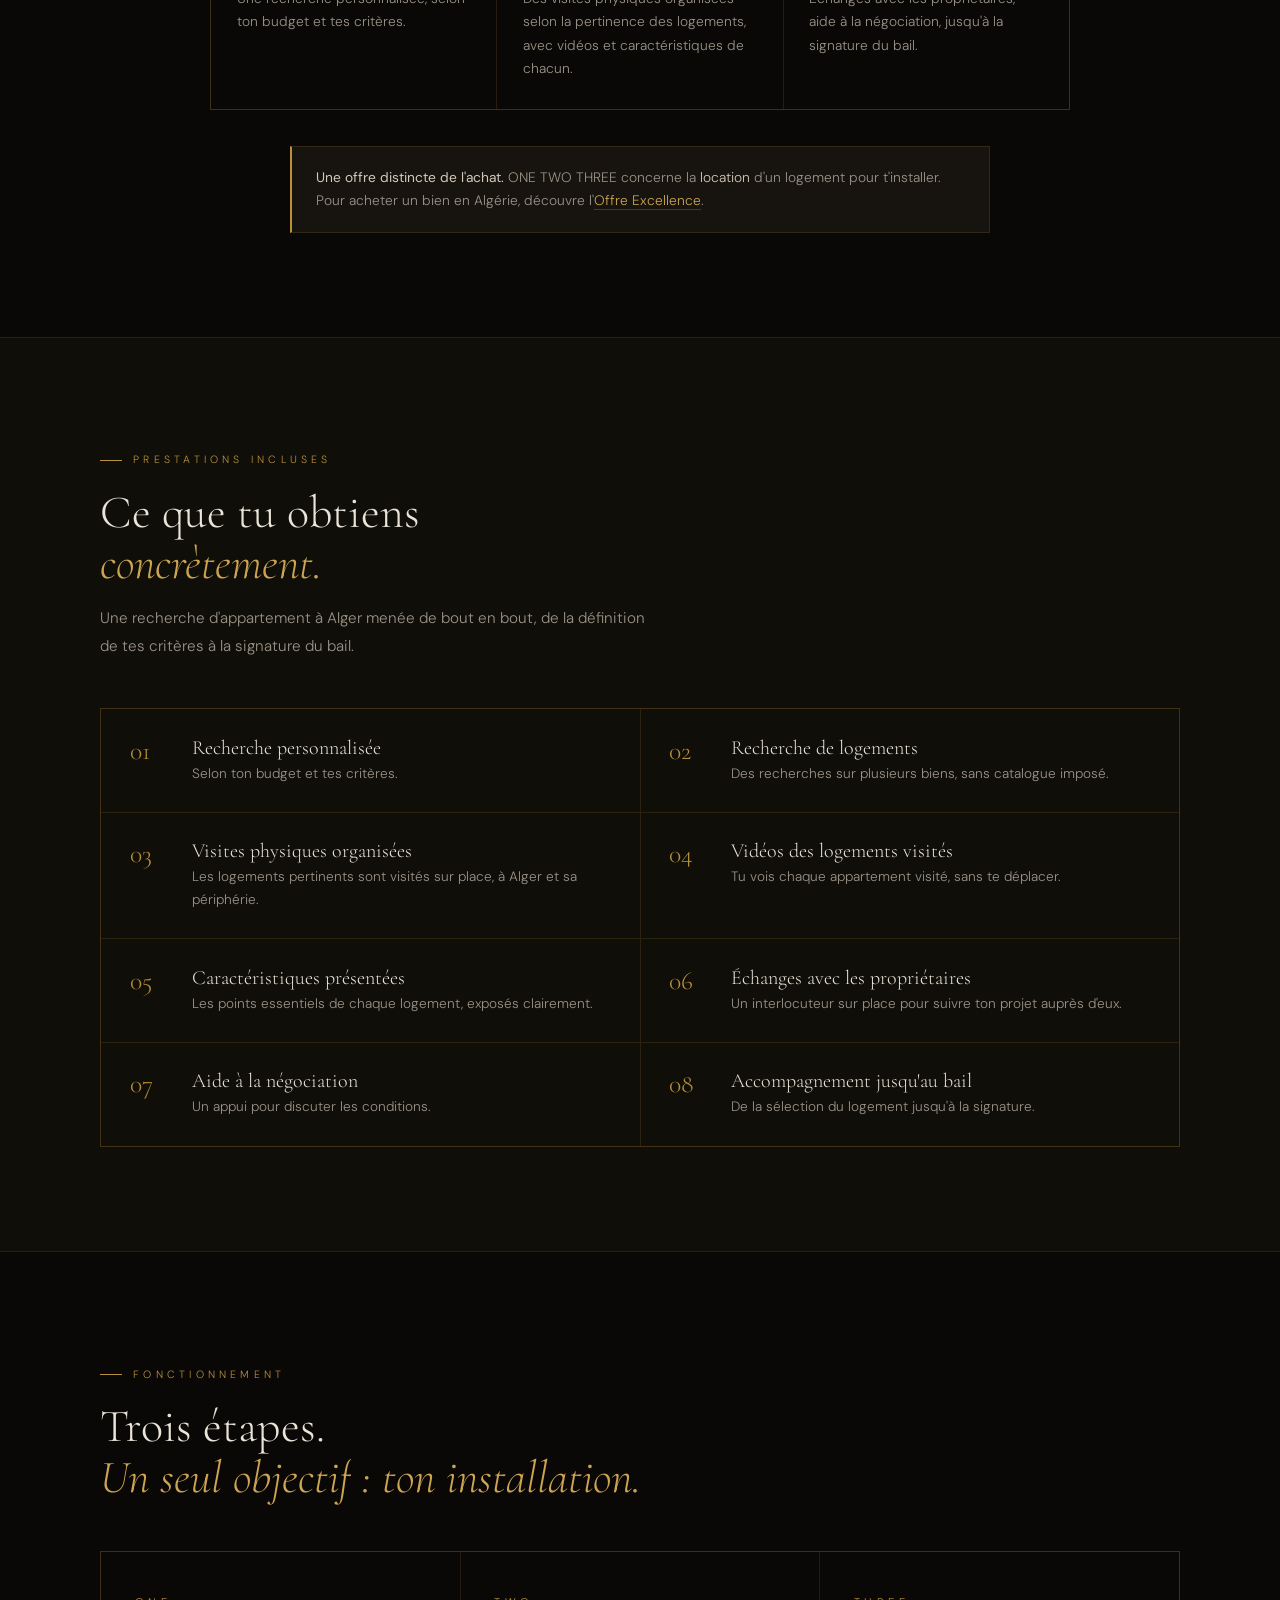
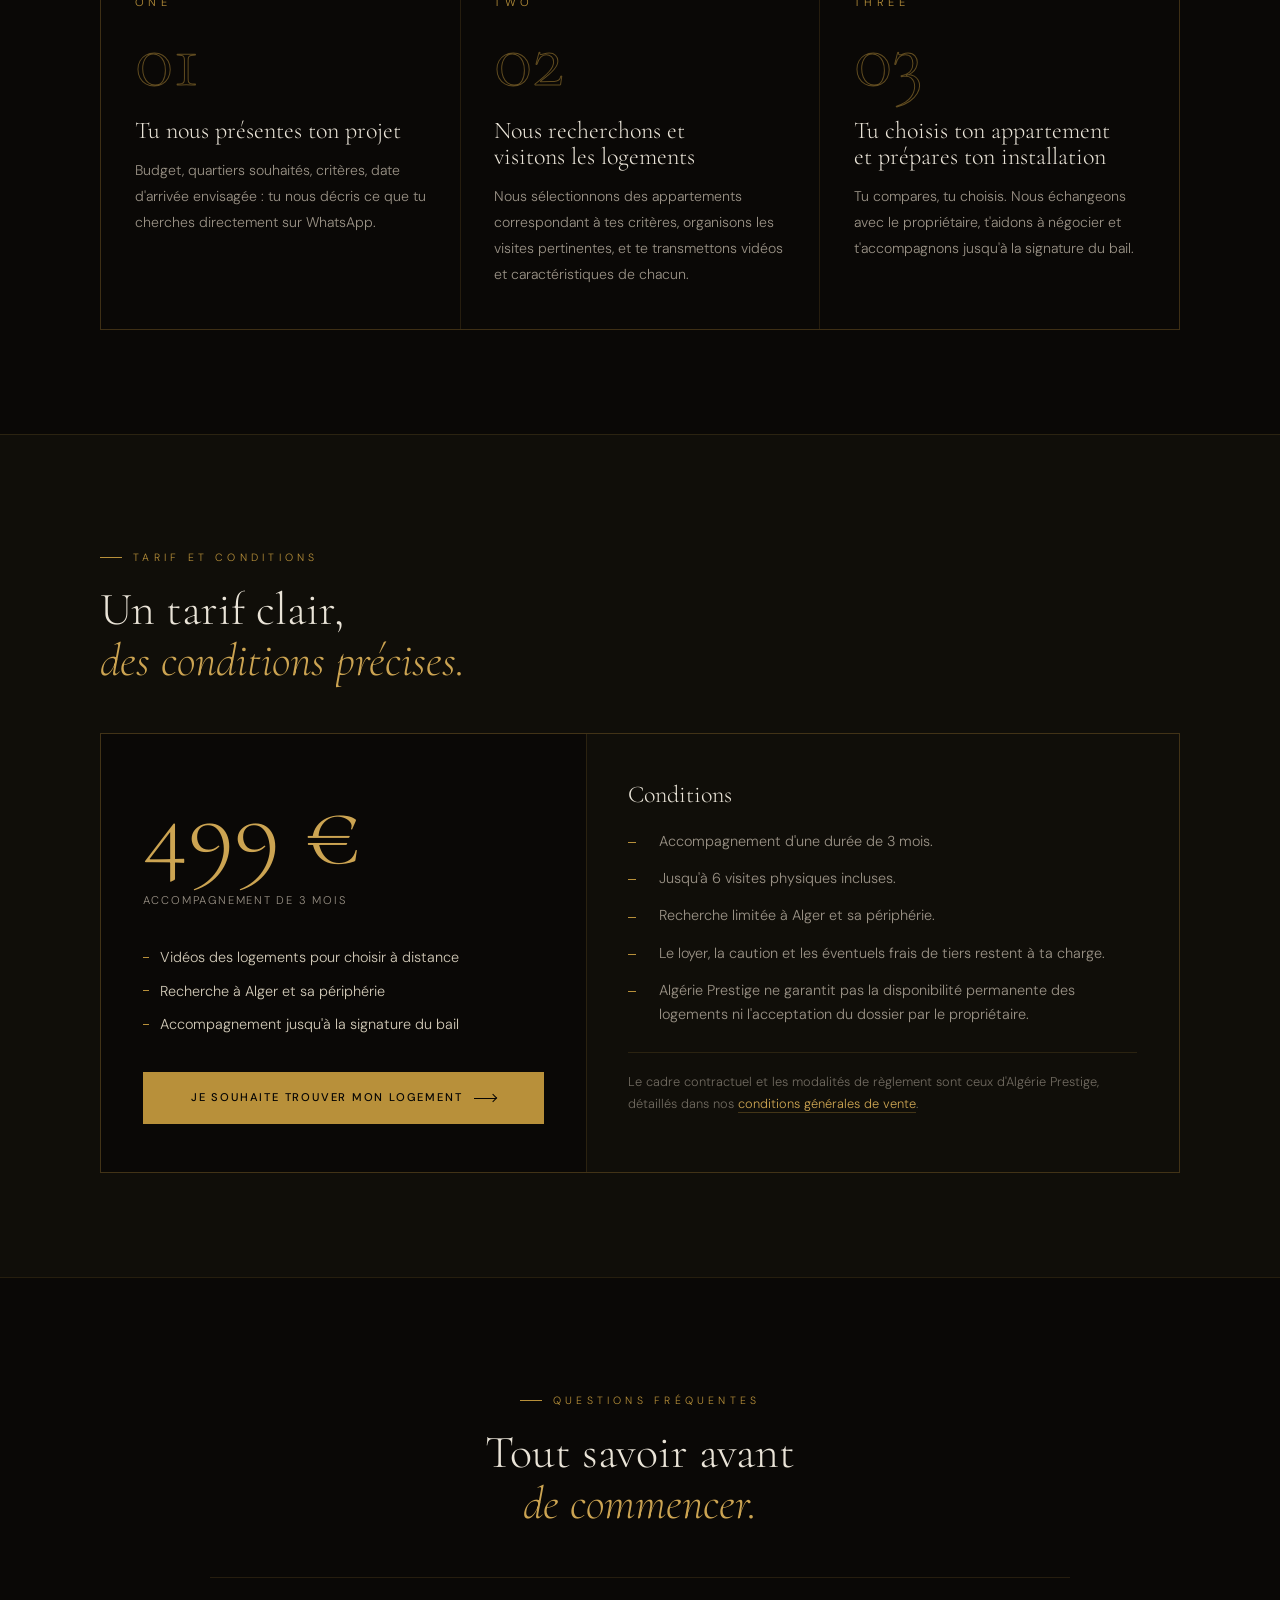
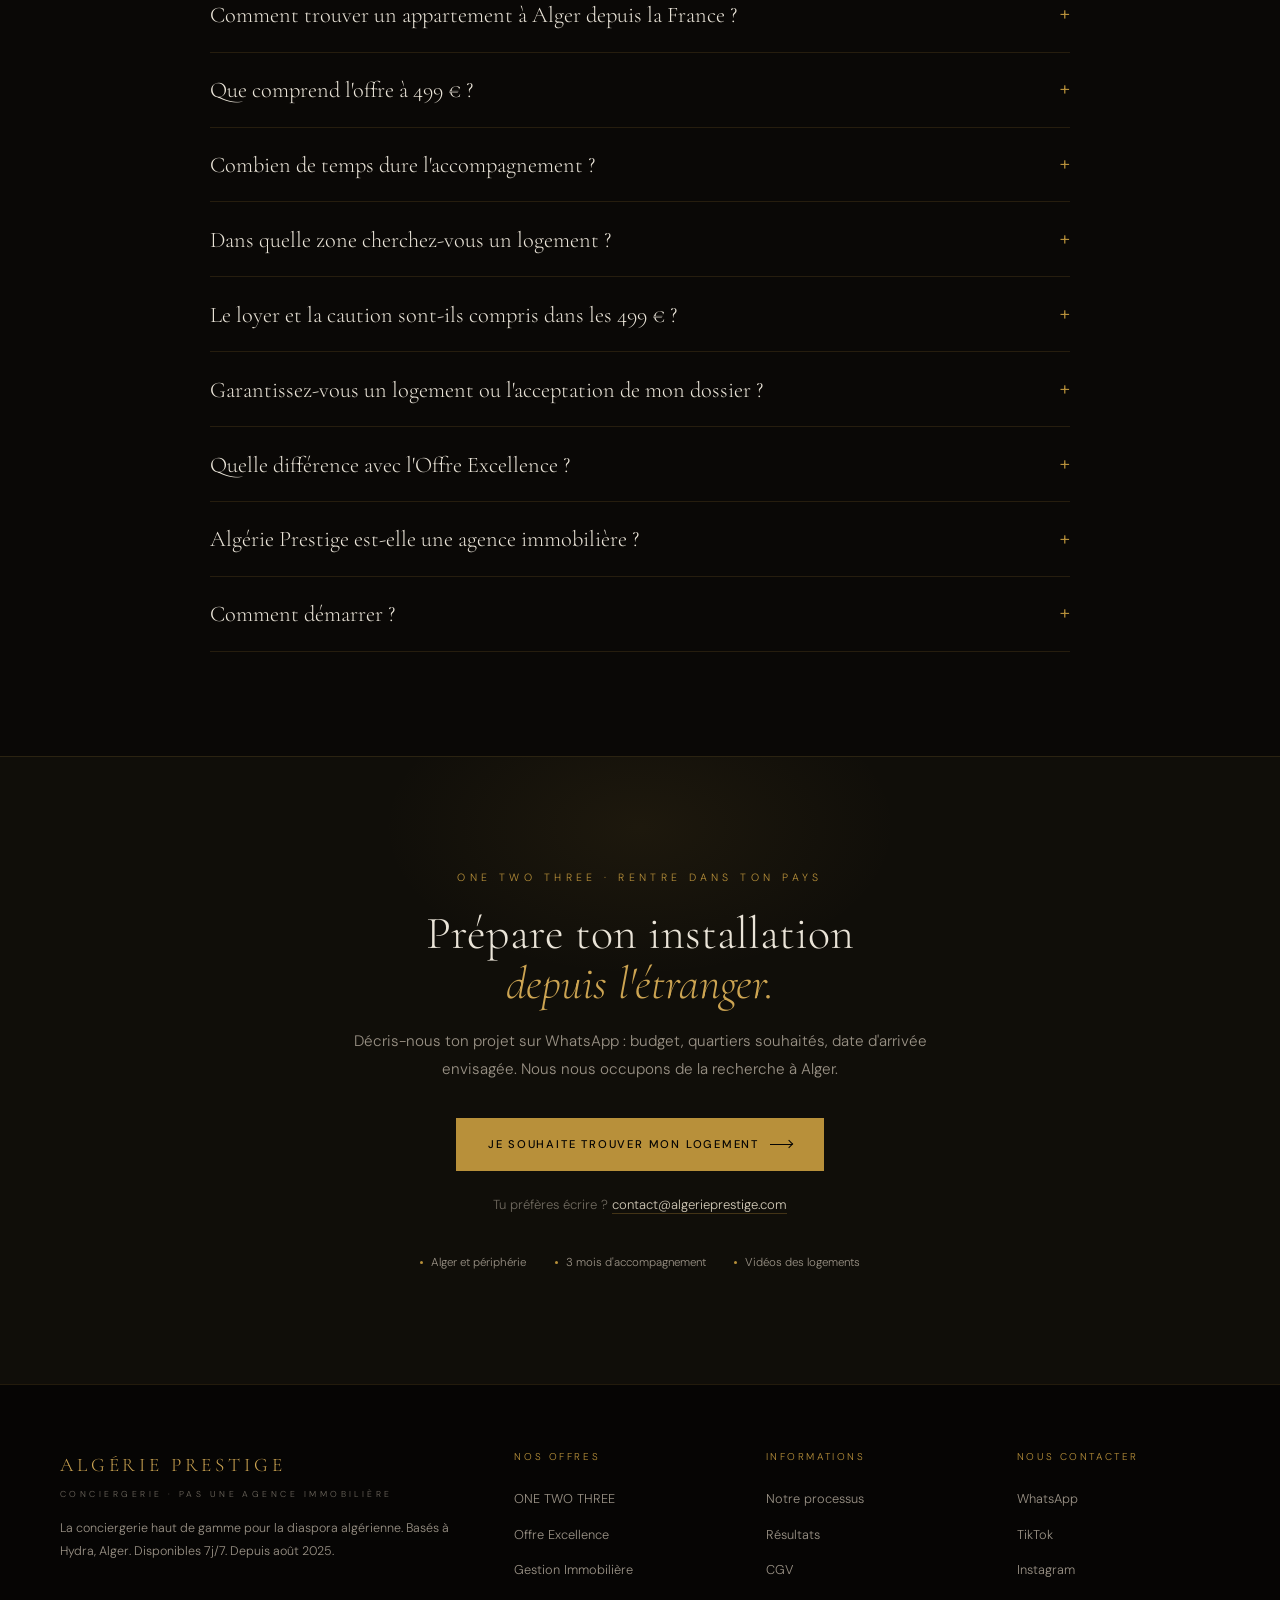
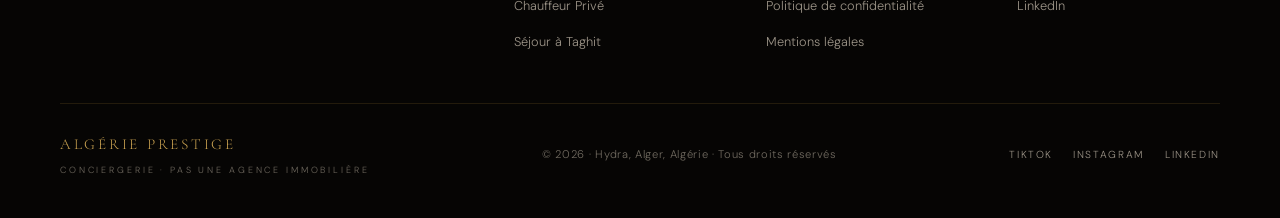
<file: location-appartement-alger.html>
<!DOCTYPE html>
<html lang="fr">
<head>
<meta charset="UTF-8">
<meta name="viewport" content="width=device-width, initial-scale=1.0">
<title>Location appartement Alger depuis l'étranger | ONE TWO THREE</title>
<meta name="description" content="Tu veux rentrer vivre en Algérie sans acheter tout de suite ? Nous cherchons et visitons ton logement à louer à Alger pendant que tu es à l'étranger. 499 €, 3 mois.">
<link rel="canonical" href="https://algerieprestige.com/location-appartement-alger.html">
<meta name="robots" content="index, follow">

<meta property="og:title" content="ONE TWO THREE, rentre dans ton pays | Algérie Prestige">
<meta property="og:description" content="Tu peux préparer ton retour en Algérie sans devoir acheter immédiatement un bien immobilier. Recherche personnalisée, visites organisées, vidéos, négociation et accompagnement jusqu'au bail.">
<meta property="og:image" content="https://algerieprestige.com/brand/og-image.jpg">
<meta property="og:url" content="https://algerieprestige.com/location-appartement-alger.html">
<meta property="og:type" content="website">
<meta property="og:locale" content="fr_FR">
<meta name="twitter:card" content="summary_large_image">
<meta name="twitter:image" content="https://algerieprestige.com/brand/og-image.jpg">

<link rel="icon" type="image/png" sizes="512x512" href="brand/favicon-512.png">
<link rel="icon" type="image/png" sizes="48x48" href="brand/favicon-48.png">
<link rel="icon" type="image/png" sizes="32x32" href="brand/favicon-32.png">
<link rel="icon" type="image/png" sizes="16x16" href="brand/favicon-16.png">
<link rel="apple-touch-icon" sizes="180x180" href="brand/favicon-180.png">
<link rel="preload" href="assets/fonts/cormorant-garamond-latin-300-normal.woff2" as="font" type="font/woff2" crossorigin>
<link rel="preload" href="assets/fonts/dm-sans-latin-400-normal.woff2" as="font" type="font/woff2" crossorigin>
<link rel="stylesheet" href="assets/fonts/fonts.css">

<script type="application/ld+json">
{
  "@context": "https://schema.org",
  "@type": "Service",
  "name": "ONE TWO THREE, rentre dans ton pays",
  "serviceType": "Accompagnement à la recherche d'un appartement à louer à Alger",
  "description": "Recherche personnalisée selon ton budget et tes critères, visites physiques organisées selon la pertinence des logements, vidéos, échanges avec les propriétaires, aide à la négociation et accompagnement jusqu'à la signature du bail, pour les personnes qui préparent leur installation en Algérie depuis l'étranger.",
  "provider": {
    "@type": "Organization",
    "name": "Algérie Prestige",
    "url": "https://algerieprestige.com/",
    "email": "contact@algerieprestige.com"
  },
  "areaServed": { "@type": "City", "name": "Alger" },
  "offers": {
    "@type": "Offer",
    "price": "499",
    "priceCurrency": "EUR",
    "url": "https://algerieprestige.com/location-appartement-alger.html"
  }
}
</script>
<script type="application/ld+json">
{
  "@context": "https://schema.org",
  "@type": "FAQPage",
  "mainEntity": [
    {
      "@type": "Question",
      "name": "Comment trouver un appartement à Alger depuis la France ?",
      "acceptedAnswer": { "@type": "Answer", "text": "Tu nous présentes ton projet (budget, critères, date d'arrivée envisagée). Nous recherchons des logements correspondant à tes attentes, organisons les visites pertinentes sur place, te transmettons des vidéos et la présentation de chaque logement, puis t'accompagnons jusqu'à la signature du bail." }
    },
    {
      "@type": "Question",
      "name": "Que comprend l'offre ONE TWO THREE à 499 € ?",
      "acceptedAnswer": { "@type": "Answer", "text": "Une recherche personnalisée selon ton budget et tes critères, des visites physiques organisées selon la pertinence des logements sélectionnés, des vidéos des logements visités, la présentation des caractéristiques de chaque logement, les échanges avec les propriétaires, une aide à la négociation et un accompagnement jusqu'à la signature du bail. Les conditions exactes, dont le nombre de visites physiques prévu, figurent dans la rubrique Conditions et dans les conditions générales de vente." }
    },
    {
      "@type": "Question",
      "name": "Combien de temps dure l'accompagnement ?",
      "acceptedAnswer": { "@type": "Answer", "text": "L'accompagnement dure 3 mois." }
    },
    {
      "@type": "Question",
      "name": "Dans quelle zone cherchez-vous un logement ?",
      "acceptedAnswer": { "@type": "Answer", "text": "La recherche est limitée à Alger et sa périphérie." }
    },
    {
      "@type": "Question",
      "name": "Le loyer et la caution sont-ils compris dans les 499 € ?",
      "acceptedAnswer": { "@type": "Answer", "text": "Non. Le loyer, la caution et les éventuels frais de tiers restent à ta charge." }
    },
    {
      "@type": "Question",
      "name": "Garantissez-vous un logement ou l'acceptation de mon dossier ?",
      "acceptedAnswer": { "@type": "Answer", "text": "Non. Algérie Prestige ne garantit ni la disponibilité permanente des logements, ni l'acceptation du dossier par le propriétaire." }
    },
    {
      "@type": "Question",
      "name": "Quelle différence avec l'Offre Excellence ?",
      "acceptedAnswer": { "@type": "Answer", "text": "ONE TWO THREE concerne la location d'un appartement pour t'installer en Algérie. L'Offre Excellence est un accompagnement distinct, dédié à l'achat immobilier." }
    }
  ]
}
</script>

<style>
/* ═══════════════════════════════════════
   ALGÉRIE PRESTIGE · ONE TWO THREE
   Même identité que le site : noir · or
   Cormorant Garamond + DM Sans
═══════════════════════════════════════ */

:root {
  --or:        #B8903A;
  --or-2:      #CCA452;
  --or-3:      #DEC07A;
  --or-dim:    rgba(184,144,58,.11);
  --noir:      #060504;
  --noir-2:    #0A0806;
  --s1:        #100E09;
  --s2:        #171410;
  --s3:        #1E1A13;
  --ivoire:    #EAE4D8;
  --ivoire-2:  #D2CAB8;
  --txt:       #B8B0A0;
  --txt-m:     #9A9286;
  --txt-d:     #6F695F;
  --bord:      rgba(184,144,58,.16);
  --bord-2:    rgba(184,144,58,.30);
}

*, *::before, *::after { margin:0; padding:0; box-sizing:border-box; }
html { scroll-behavior:smooth; font-size:16px; scroll-padding-top:84px; }

body {
  background:var(--noir);
  color:var(--txt);
  font-family:'DM Sans',sans-serif;
  font-weight:300;
  line-height:1.7;
  overflow-x:hidden;
  -webkit-font-smoothing:antialiased;
}
body::after {
  content:''; position:fixed; inset:0; pointer-events:none; z-index:0;
  background:
    radial-gradient(ellipse 80% 60% at 75% 15%, rgba(184,144,58,.035) 0%, transparent 65%),
    radial-gradient(ellipse 60% 80% at 15% 85%, rgba(184,144,58,.025) 0%, transparent 65%);
}
img { display:block; max-width:100%; height:auto; }
a { text-decoration:none; color:inherit; transition:color .25s; }
a:focus-visible, summary:focus-visible { outline:2px solid var(--or-2); outline-offset:3px; }

.container { max-width:1160px; margin:0 auto; padding:0 2.5rem; position:relative; z-index:1; }

.eyebrow {
  display:inline-flex; align-items:center; gap:.7rem;
  font-size:.66rem; letter-spacing:.4em; text-transform:uppercase; color:var(--or);
}
.eyebrow::before { content:''; width:22px; height:1px; background:var(--or); flex-shrink:0; }

h1,h2,h3,h4 {
  font-family:'Cormorant Garamond',serif;
  font-weight:300; line-height:1.1; color:var(--ivoire);
}
h2 { font-size:clamp(2rem,3.6vw,3.3rem); }
h3 { font-size:clamp(1.3rem,2vw,1.7rem); }
h2 em, h3 em { font-style:italic; color:var(--or-2); }
h2, h3 { text-wrap:balance; }
p { color:var(--txt-m); line-height:1.85; font-size:.95rem; }

.js .reveal { opacity:0; transform:translateY(14px); transition:opacity .55s ease, transform .55s ease; }
.js .reveal.in { opacity:1; transform:none; }

/* ═══ TOP BAR ═══ */
.top-bar {
  background:var(--s1); border-bottom:1px solid var(--bord);
  padding:.6rem 2.5rem; display:flex; align-items:center; justify-content:space-between;
  position:relative; z-index:99; gap:1rem;
}
.top-bar-contact { display:flex; gap:2rem; align-items:center; flex-wrap:wrap; }
.top-bar-item { display:flex; align-items:center; gap:.5rem; font-size:.7rem; letter-spacing:.08em; color:var(--txt-d); }
.top-bar-item a { color:var(--txt-m); }
.top-bar-item a:hover { color:var(--or-2); }
.top-bar-dot { width:4px; height:4px; border-radius:50%; background:var(--or); flex-shrink:0; }
.top-bar-right { font-size:.64rem; letter-spacing:.16em; text-transform:uppercase; color:var(--txt-d); text-align:right; }

/* ═══ NAV ═══ */
#nav {
  position:fixed; inset:2.4rem 0 auto 0; z-index:100;
  padding:1.3rem 2.5rem;
  display:flex; align-items:center; justify-content:space-between; gap:1.5rem;
  transition:background .45s, padding .35s, border-color .35s, top .3s;
  border-bottom:1px solid transparent;
}
#nav.stuck { top:0; background:rgba(6,5,4,.95); backdrop-filter:blur(20px); padding:1rem 2.5rem; border-color:var(--bord); }
.nav-logo { display:flex; flex-direction:column; gap:3px; flex-shrink:0; }
.nav-logo-name { font-family:'Cormorant Garamond',serif; font-size:1.2rem; font-weight:400; letter-spacing:.2em; text-transform:uppercase; color:var(--or-2); line-height:1; }
.nav-logo-tag { font-size:.5rem; letter-spacing:.42em; text-transform:uppercase; color:var(--txt-d); }
.nav-links { display:flex; gap:2rem; list-style:none; }
.nav-links a { font-size:.66rem; letter-spacing:.18em; text-transform:uppercase; color:var(--txt-m); position:relative; }
.nav-links a::after { content:''; position:absolute; bottom:-5px; left:0; width:0; height:1px; background:var(--or); transition:width .3s; }
.nav-links a:hover { color:var(--or-2); }
.nav-links a:hover::after { width:100%; }
.nav-cta {
  font-size:.64rem; font-weight:500; letter-spacing:.16em; text-transform:uppercase;
  color:var(--noir); background:var(--or); padding:.72rem 1.35rem; transition:background .25s; white-space:nowrap;
}
.nav-cta:hover { background:var(--or-3); }
.nav-cta .short { display:none; }

/* ═══ BOUTONS ═══ */
.btn-or {
  display:inline-flex; align-items:center; justify-content:center; gap:.7rem;
  background:var(--or); color:var(--noir);
  font-size:.7rem; font-weight:500; letter-spacing:.16em; text-transform:uppercase;
  padding:1.05rem 2rem; transition:background .25s, transform .2s, box-shadow .25s;
}
.btn-or:hover { background:var(--or-3); transform:translateY(-2px); box-shadow:0 8px 32px rgba(184,144,58,.2); }
.btn-outline {
  display:inline-flex; align-items:center; gap:.7rem;
  border:1px solid var(--bord-2); color:var(--ivoire-2);
  font-size:.7rem; letter-spacing:.16em; text-transform:uppercase;
  padding:1.05rem 1.8rem; transition:border-color .25s, color .25s;
}
.btn-outline:hover { border-color:var(--or); color:var(--or-2); }
.arr { display:inline-block; width:22px; height:1px; background:currentColor; position:relative; }
.arr::after { content:''; position:absolute; right:0; top:-3px; width:6px; height:6px; border-right:1px solid currentColor; border-top:1px solid currentColor; transform:rotate(45deg); }

/* ═══ HERO ═══ */
#hero {
  min-height:100vh; min-height:100svh;
  display:grid; grid-template-rows:1fr auto;
  padding:0 2.5rem; position:relative; overflow:hidden;
}
.hero-bg { position:absolute; inset:0; z-index:0; background:var(--noir); overflow:hidden; }
.hero-bg img { position:absolute; inset:0; width:100%; height:100%; object-fit:cover; object-position:60% 50%; opacity:.55; }
.hero-bg::after {
  content:''; position:absolute; inset:0;
  background:
    linear-gradient(to top, rgba(6,5,4,.92) 0%, rgba(6,5,4,0) 34%),
    linear-gradient(105deg, rgba(6,5,4,.97) 36%, rgba(6,5,4,.5) 100%);
}

.hero-content {
  position:relative; z-index:1; max-width:700px;
  display:flex; flex-direction:column; justify-content:center;
  padding-top:7.6rem; padding-bottom:3rem;
  margin:0 auto 0 max(0px, calc((100vw - 1160px) / 2 - 2.5rem + 2.5rem));
  width:100%;
}
.hero-tag { margin-bottom:1.8rem; opacity:0; animation:fadeUp .9s .2s forwards; }
.hero-h1 {
  font-size:clamp(3.2rem,7.2vw,5.6rem); line-height:.92; letter-spacing:.06em; text-transform:uppercase;
  margin-bottom:1.2rem; opacity:0; animation:fadeUp .9s .4s forwards;
}
.hero-h1 .w { display:block; }
.hero-h1 .w2 { font-style:italic; color:var(--or-2); font-weight:300; }
.hero-h1 .sub {
  display:block; margin-top:1.4rem;
  font-family:'DM Sans',sans-serif; font-size:clamp(.74rem,1.2vw,.9rem); font-weight:400;
  letter-spacing:.5em; color:var(--ivoire-2); line-height:1.4;
}
.hero-quote {
  font-family:'Cormorant Garamond',serif; font-style:italic; font-weight:300;
  font-size:clamp(1.2rem,1.8vw,1.45rem); line-height:1.45; color:var(--ivoire);
  border-left:2px solid var(--bord-2); padding-left:1.4rem; max-width:600px; margin-bottom:1.6rem;
  opacity:0; animation:fadeUp .9s .6s forwards;
}
.hero-text { font-size:.9rem; line-height:1.75; color:var(--txt-m); max-width:600px; margin-bottom:1.8rem; opacity:0; animation:fadeUp .9s .7s forwards; }
.hero-btns { display:flex; gap:1rem; flex-wrap:wrap; opacity:0; animation:fadeUp .9s .85s forwards; }

.hero-stats {
  position:relative; z-index:1; display:grid; grid-template-columns:repeat(4,1fr);
  border-top:1px solid var(--bord); opacity:0; animation:fadeUp .9s 1s forwards;
  max-width:1160px; width:100%; margin:0 auto;
}
.hs { padding:1.6rem 1.25rem 1.6rem 0; border-right:1px solid var(--bord); }
.hs + .hs { padding-left:1.5rem; }
.hs:last-child { border-right:none; }
.hs-n { font-family:'Cormorant Garamond',serif; font-size:2.5rem; font-weight:300; color:var(--or-2); line-height:1; margin-bottom:.35rem; }
.hs-l { font-size:.64rem; letter-spacing:.14em; text-transform:uppercase; color:var(--txt-m); line-height:1.5; }

/* ═══ SECTIONS ═══ */
.sec { padding:6.5rem 0; position:relative; }
.bg-1 { background:var(--s1); }
.bg-2 { background:var(--noir-2); }
.bordered { border-top:1px solid var(--bord); }
.sec-head { margin-bottom:3rem; }
.sec-head .eyebrow { margin-bottom:1.1rem; }
.sec-head p { max-width:560px; margin-top:1rem; }

.hero-text strong { font-weight:400; color:var(--ivoire); }
.hero-key {
  font-family:'Cormorant Garamond',serif; font-style:italic; font-size:clamp(1.1rem,1.6vw,1.3rem); line-height:1.5;
  color:var(--or-2); max-width:600px; margin:-.4rem 0 1.8rem; opacity:0; animation:fadeUp .9s .78s forwards;
}
/* A QUI S'ADRESSE L'OFFRE */
.reco { border:1px solid var(--bord); background:var(--s1); padding:2rem 2rem 1.2rem; }
.reco-title { font-size:.68rem; letter-spacing:.24em; text-transform:uppercase; color:var(--or-2); margin-bottom:1.1rem; }
.reco ul { list-style:none; margin:0; padding:0; }
.reco li {
  position:relative; padding:1.05rem 0 1.05rem 2rem; border-top:1px solid var(--bord);
  font-family:'Cormorant Garamond',serif; font-size:1.3rem; line-height:1.4; color:var(--ivoire);
}
.reco li::before { content:''; position:absolute; left:.1rem; top:1.55rem; width:.9rem; height:1px; background:var(--or); }
.pq {
  max-width:820px; margin:4.5rem auto 0; text-align:center; padding-top:2.5rem; border-top:1px solid var(--bord);
  font-family:'Cormorant Garamond',serif; font-style:italic; font-weight:300; font-size:clamp(1.5rem,2.8vw,2.3rem); line-height:1.4; color:var(--or-3);
}

/* PROBLÈME */
.split { display:grid; grid-template-columns:1fr 1.05fr; gap:4.5rem; align-items:start; }
.split .sec-head { margin-bottom:0; }
.frictions { border:1px solid var(--bord); }
.friction {
  display:grid; grid-template-columns:52px 1fr; gap:1rem; padding:1.5rem 1.6rem;
  background:var(--s1); border-bottom:1px solid var(--bord); transition:background .3s;
}
.friction:last-child { border-bottom:none; }
.friction:hover { background:var(--s2); }
.friction-n { font-family:'Cormorant Garamond',serif; font-size:1.7rem; color:var(--or); line-height:1.1; }
.friction h3 { font-size:1.25rem; margin-bottom:.3rem; color:var(--ivoire); }
.friction p { font-size:.86rem; line-height:1.7; }

/* SOLUTION */
.solution { max-width:860px; margin:0 auto; text-align:center; }
.solution .eyebrow { margin-bottom:1.4rem; }
.solution-statement {
  font-family:'Cormorant Garamond',serif; font-weight:300; font-size:clamp(1.8rem,3.4vw,2.9rem);
  line-height:1.25; color:var(--ivoire); margin-bottom:1.6rem;
}
.solution-statement em { color:var(--or-2); }
.solution p.lead { max-width:640px; margin:0 auto; }
.pillars { display:grid; grid-template-columns:repeat(3,1fr); gap:1px; background:var(--bord); border:1px solid var(--bord); margin-top:3rem; text-align:left; }
.pillar { background:var(--noir-2); padding:1.8rem 1.6rem; }
.pillar b { display:block; font-family:'Cormorant Garamond',serif; font-weight:400; font-size:1.35rem; color:var(--or-2); margin-bottom:.4rem; }
.pillar span { font-size:.86rem; color:var(--txt-m); line-height:1.7; display:block; }
.note {
  margin:2.2rem auto 0; max-width:700px; text-align:left;
  background:var(--s2); border:1px solid var(--bord); border-left:2px solid var(--or);
  padding:1.2rem 1.5rem; font-size:.86rem; color:var(--txt-m); line-height:1.7;
}
.note a { color:var(--or-2); border-bottom:1px solid var(--bord-2); }
.note a:hover { color:var(--or-3); }

/* INCLUS */
.inclus-grid { display:grid; grid-template-columns:repeat(2,1fr); gap:1px; background:var(--bord); border:1px solid var(--bord); }
.inc { background:var(--s1); padding:1.7rem 1.8rem; display:grid; grid-template-columns:46px 1fr; gap:1rem; transition:background .3s; }
.inc:hover { background:var(--s2); }
.inc-n { font-family:'Cormorant Garamond',serif; font-size:1.6rem; color:var(--or); line-height:1.1; }
.inc h3 { font-size:1.25rem; color:var(--ivoire); margin-bottom:.25rem; }
.inc p { font-size:.85rem; line-height:1.65; }

/* ÉTAPES */
.steps { display:grid; grid-template-columns:repeat(3,1fr); gap:1px; background:var(--bord); border:1px solid var(--bord); }
.step { background:var(--noir-2); padding:2.6rem 2.1rem; transition:background .3s; }
.step:hover { background:var(--s1); }
.step-word { font-size:.7rem; letter-spacing:.4em; text-transform:uppercase; color:var(--or); }
.step-num {
  font-family:'Cormorant Garamond',serif; font-size:5rem; font-weight:300; line-height:1; margin:.5rem 0 1.1rem;
  color:transparent; -webkit-text-stroke:1px rgba(184,144,58,.5);
}
.step h3 { font-size:1.5rem; margin-bottom:.8rem; }
.step p { font-size:.88rem; }

/* TARIF */
.tarif { display:grid; grid-template-columns:.9fr 1.1fr; gap:1px; background:var(--bord); border:1px solid var(--bord); }
.tarif-price { background:var(--noir-2); padding:3rem 2.6rem; display:flex; flex-direction:column; justify-content:space-between; gap:2.2rem; }
.tarif-n { font-family:'Cormorant Garamond',serif; font-size:clamp(4.2rem,8vw,6.2rem); font-weight:300; color:var(--or-2); line-height:1; }
.tarif-l { font-size:.7rem; letter-spacing:.16em; text-transform:uppercase; color:var(--txt-m); margin-top:.6rem; }
.tarif-facts { display:flex; flex-direction:column; gap:.55rem; }
.tarif-facts div { font-size:.9rem; color:var(--ivoire-2); display:flex; align-items:center; gap:.7rem; }
.tarif-facts div::before { content:''; width:6px; height:1px; background:var(--or); flex-shrink:0; }
.tarif-cond { background:var(--s1); padding:3rem 2.6rem; }
.tarif-cond h3 { font-size:1.5rem; margin-bottom:1.3rem; }
.cond-list { list-style:none; display:flex; flex-direction:column; gap:.85rem; margin-bottom:1.6rem; }
.cond-list li { display:grid; grid-template-columns:20px 1fr; gap:.7rem; font-size:.9rem; color:var(--txt-m); line-height:1.65; }
.cond-list li::before { content:''; width:8px; height:1px; background:var(--or); margin-top:.85em; }
.cond-small { font-size:.8rem; color:var(--txt-d); line-height:1.7; border-top:1px solid var(--bord); padding-top:1.1rem; }
.cond-small a { color:var(--or-2); border-bottom:1px solid var(--bord-2); }

/* FAQ */
.faq { max-width:860px; margin:0 auto; border-top:1px solid var(--bord); }
.faq-item { border-bottom:1px solid var(--bord); }
.faq-item summary {
  list-style:none; cursor:pointer; padding:1.4rem 0; display:flex; justify-content:space-between; align-items:center; gap:1.5rem;
  font-family:'Cormorant Garamond',serif; font-size:clamp(1.15rem,1.8vw,1.4rem); color:var(--ivoire); line-height:1.3; transition:color .25s;
}
.faq-item summary::-webkit-details-marker { display:none; }
.faq-item summary::after { content:'+'; font-family:'DM Sans',sans-serif; font-size:1.2rem; color:var(--or); flex-shrink:0; }
.faq-item[open] summary::after { content:'\2013'; }
.faq-item summary:hover { color:var(--or-2); }
.faq-item p { padding:0 0 1.5rem; max-width:700px; }
.faq-item p a { color:var(--or-2); border-bottom:1px solid var(--bord-2); }

/* CTA */
#cta { background:var(--s1); border-top:1px solid var(--bord); padding:7rem 2.5rem; text-align:center; position:relative; overflow:hidden; }
#cta::before { content:''; position:absolute; top:-80px; left:50%; transform:translateX(-50%); width:520px; height:300px; background:radial-gradient(ellipse, rgba(184,144,58,.08), transparent 70%); pointer-events:none; }
.cta-inner { max-width:640px; margin:0 auto; position:relative; z-index:1; }
.cta-kicker { font-size:.66rem; letter-spacing:.42em; text-transform:uppercase; color:var(--or); margin-bottom:1.3rem; }
#cta h2 { margin-bottom:1.1rem; }
.cta-p { margin-bottom:2.2rem; }
.cta-alt { margin-top:1.4rem; font-size:.82rem; color:var(--txt-d); }
.cta-alt a { color:var(--ivoire-2); border-bottom:1px solid var(--bord-2); }
.cta-alt a:hover { color:var(--or-2); }
.cta-trust { display:flex; flex-wrap:wrap; gap:.6rem 1.8rem; justify-content:center; margin-top:2.2rem; }
.cta-trust span { display:flex; align-items:center; gap:.5rem; font-size:.72rem; color:var(--txt-m); }
.cta-trust span::before { content:''; width:3px; height:3px; border-radius:50%; background:var(--or); }

/* FOOTER */
footer { background:var(--noir); border-top:1px solid var(--bord); padding:4rem 2.5rem 2.5rem; position:relative; z-index:1; }
.footer-grid { max-width:1160px; margin:0 auto 3rem; display:grid; grid-template-columns:2fr 1fr 1fr 1fr; gap:3rem; }
.footer-brand-n { font-family:'Cormorant Garamond',serif; font-size:1.2rem; letter-spacing:.2em; text-transform:uppercase; color:var(--or-2); margin-bottom:.3rem; }
.footer-brand-t { font-size:.54rem; letter-spacing:.4em; text-transform:uppercase; color:var(--txt-d); margin-bottom:1rem; }
.footer-brand-d { font-size:.78rem; color:var(--txt-m); line-height:1.85; }
.footer-col-h { font-size:.62rem; letter-spacing:.26em; text-transform:uppercase; color:var(--or); margin-bottom:1.1rem; }
.footer-col ul { list-style:none; display:flex; flex-direction:column; gap:.55rem; }
.footer-col a { font-size:.8rem; color:var(--txt-m); }
.footer-col a:hover { color:var(--or-2); }
.footer-bot { max-width:1160px; margin:0 auto; display:flex; justify-content:space-between; align-items:center; padding-top:1.75rem; border-top:1px solid var(--bord); flex-wrap:wrap; gap:1rem; }
.footer-copy { font-size:.7rem; color:var(--txt-d); letter-spacing:.06em; }
.footer-socials { display:flex; gap:1.25rem; }
.footer-social { font-size:.64rem; letter-spacing:.16em; text-transform:uppercase; color:var(--txt-m); }
.footer-social:hover { color:var(--or-2); }

/* WHATSAPP */
.wa-float {
  position:fixed; bottom:1.75rem; right:1.75rem; z-index:200; width:60px; height:60px; border-radius:50%;
  display:flex; align-items:center; justify-content:center; background:#25D366; color:#fff;
  box-shadow:0 6px 24px rgba(0,0,0,.4); transition:background .25s, transform .25s;
  animation:waPulse 3.5s ease-in-out infinite;
}
.wa-float:hover { background:#1FBF5C; transform:scale(1.08); }
.wa-float svg { width:30px; height:30px; fill:#fff; }

@keyframes fadeUp { from { opacity:0; transform:translateY(20px); } to { opacity:1; transform:none; } }
@keyframes waPulse { 0%,100% { box-shadow:0 6px 28px rgba(0,0,0,.45), 0 0 0 0 rgba(37,211,102,.35); } 50% { box-shadow:0 6px 28px rgba(0,0,0,.45), 0 0 0 12px rgba(37,211,102,0); } }

/* ═══ RESPONSIVE ═══ */
@media (max-width:1100px) {
  .nav-links { display:none; }
}
@media (max-width:1024px) {
  .container { padding:0 1.75rem; }
  #hero { padding:0 1.75rem; }
  #nav { padding:1.3rem 1.75rem; }
  #nav.stuck { padding:.9rem 1.75rem; }
  .top-bar { padding:.55rem 1.75rem; }
  .top-bar-right { display:none; }
  .hero-content { margin-left:0; }
  .hero-stats { grid-template-columns:repeat(2,1fr); }
  .hs:nth-child(2) { border-right:none; }
  .hs:nth-child(-n+2) { border-bottom:1px solid var(--bord); }
  .hs:nth-child(3) { padding-left:0; }
  .split { grid-template-columns:1fr; gap:2.5rem; }
  .steps { grid-template-columns:1fr; }
  .tarif { grid-template-columns:1fr; }
  .footer-grid { grid-template-columns:1fr 1fr; gap:2.5rem; }
}
@media (max-width:760px) {
  .sec { padding:4.5rem 0; }
  .inclus-grid { grid-template-columns:1fr; }
  .pillars { grid-template-columns:1fr; }
  .top-bar-item:nth-child(n+2) { display:none; }
  .nav-logo-tag { display:none; }
  .nav-logo-name { font-size:1.05rem; letter-spacing:.16em; }
  .nav-cta { padding:.68rem 1.05rem; font-size:.6rem; letter-spacing:.14em; }
  .nav-cta .full { display:none; }
  .nav-cta .short { display:inline; }
  .hero-h1 .sub { letter-spacing:.34em; }
  .hero-btns .btn-or, .hero-btns .btn-outline { width:100%; }
  .tarif-price, .tarif-cond { padding:2.2rem 1.6rem; }
  .step { padding:2.1rem 1.6rem; }
  #cta { padding:5rem 1.75rem; }
  .cta-inner .btn-or { width:100%; }
  .footer-grid { grid-template-columns:1fr; gap:2rem; }
  .footer-bot { flex-direction:column; align-items:flex-start; }
  .wa-float { width:52px; height:52px; bottom:1.25rem; right:1.25rem; }
  .wa-float svg { width:26px; height:26px; }
}
@media (max-width:420px) {
  #hero { padding:0 1.25rem; }
  .container { padding:0 1.25rem; }
  .hero-stats { grid-template-columns:1fr 1fr; }
  .hs-n { font-size:2rem; }
  .friction, .inc { grid-template-columns:38px 1fr; padding:1.3rem 1.2rem; }
}
@media (prefers-reduced-motion:reduce) {
  html { scroll-behavior:auto; }
  .hero-tag, .hero-h1, .hero-quote, .hero-text, .hero-key, .hero-btns, .hero-stats { opacity:1; animation:none; }
  .js .reveal { opacity:1; transform:none; transition:none; }
  .wa-float { animation:none; }
}
</style>
<script>document.documentElement.classList.add('ap-js');setTimeout(function(){if(!window.__apm)document.documentElement.classList.remove('ap-js')},4000);</script>
<link rel="stylesheet" href="assets/ap-motion.css">
<style>
/* Vidéo de présentation : format vertical d'origine conservé */
.hero-video{position:absolute;z-index:1;right:max(2.5rem,calc((100vw - 1160px) / 2));top:calc(50% - 1rem);transform:translateY(-46%);width:300px}
.hero-video .ap-video{box-shadow:0 30px 60px -30px rgba(0,0,0,.85);outline:1px solid var(--bord-2);outline-offset:10px}
@media (max-width:1100px){
  #hero{grid-template-rows:auto auto auto}
  .hero-video{position:relative;z-index:1;right:auto;top:auto;transform:none;width:min(100%,280px);margin:0 auto 3rem;grid-row:2}
  .hero-stats{grid-row:3}
}
/* Menu */
.nav-burger{display:none;position:relative;width:44px;height:44px;margin-left:.75rem;background:none;border:1px solid var(--bord-2);cursor:pointer;flex-shrink:0;transition:border-color .3s}
.nav-burger:hover{border-color:var(--or)}
.nav-burger span{position:absolute;left:12px;right:12px;height:1px;background:var(--or-2);transition:transform .45s var(--ap-ease),opacity .25s ease}
.nav-burger span:nth-child(1){top:16px}.nav-burger span:nth-child(2){top:21px}.nav-burger span:nth-child(3){top:26px}
.nav-burger[aria-expanded="true"] span:nth-child(1){transform:translateY(5px) rotate(45deg)}
.nav-burger[aria-expanded="true"] span:nth-child(2){opacity:0}
.nav-burger[aria-expanded="true"] span:nth-child(3){transform:translateY(-5px) rotate(-45deg)}
#nav.menu-open{background:rgba(6,5,4,.98);border-color:var(--bord)}
.ap-menu{position:fixed;left:0;right:0;top:0;z-index:99;padding:6rem 1.75rem 2.25rem;background:rgba(6,5,4,.98);backdrop-filter:blur(20px);border-bottom:1px solid var(--bord);visibility:hidden;opacity:0;transform:translateY(-14px);max-height:100vh;overflow-y:auto}
.ap-menu.ap-open{visibility:visible;opacity:1;transform:none}
.ap-menu ul{list-style:none;margin-bottom:1.75rem}
.ap-menu li a{display:block;font-family:'Cormorant Garamond',serif;font-size:1.65rem;font-weight:300;color:var(--ivoire);padding:.85rem 0;border-bottom:1px solid var(--bord);opacity:0;transform:translateY(8px);transition:opacity .5s ease,transform .6s var(--ap-ease),color .25s}
.ap-menu.ap-open li a{opacity:1;transform:none}
.ap-menu.ap-open li:nth-child(1) a{transition-delay:.08s}.ap-menu.ap-open li:nth-child(2) a{transition-delay:.14s}.ap-menu.ap-open li:nth-child(3) a{transition-delay:.2s}.ap-menu.ap-open li:nth-child(4) a{transition-delay:.26s}.ap-menu.ap-open li:nth-child(5) a{transition-delay:.32s}
.ap-menu li a:hover{color:var(--or-2)}
.ap-menu .btn-or{display:inline-flex}
@media (max-width:1100px){.nav-burger{display:block}}
@media (max-width:760px){.nav-cta{display:none}.nav-burger{margin-left:0}}
@media (min-width:1101px){.ap-menu{display:none}}
</style>
</head>
<body>

<!-- WHATSAPP -->
<a href="https://wa.me/33769335116?text=Bonjour%20Alg%C3%A9rie%20Prestige%2C%20je%20souhaite%20des%20informations%20sur%20l%27offre%20ONE%20TWO%20THREE." class="wa-float" target="_blank" rel="noopener" aria-label="Contacter Algérie Prestige sur WhatsApp">
  <svg viewBox="0 0 24 24" xmlns="http://www.w3.org/2000/svg" aria-hidden="true"><path d="M17.472 14.382c-.297-.149-1.758-.867-2.03-.967-.273-.099-.471-.148-.67.15-.197.297-.767.966-.94 1.164-.173.199-.347.223-.644.075-.297-.15-1.255-.463-2.39-1.475-.883-.788-1.48-1.761-1.653-2.059-.173-.297-.018-.458.13-.606.134-.133.298-.347.446-.52.149-.174.198-.298.298-.497.099-.198.05-.371-.025-.52-.075-.149-.669-1.612-.916-2.207-.242-.579-.487-.5-.669-.51-.173-.008-.371-.01-.57-.01-.198 0-.52.074-.792.372-.272.297-1.04 1.016-1.04 2.479 0 1.462 1.065 2.875 1.213 3.074.149.198 2.096 3.2 5.077 4.487.709.306 1.262.489 1.694.625.712.227 1.36.195 1.871.118.571-.085 1.758-.719 2.006-1.413.248-.694.248-1.289.173-1.413-.074-.124-.272-.198-.57-.347m-5.421 7.403h-.004a9.87 9.87 0 01-5.031-1.378l-.361-.214-3.741.982.998-3.648-.235-.374a9.86 9.86 0 01-1.51-5.26c.001-5.45 4.436-9.884 9.888-9.884 2.64 0 5.122 1.03 6.988 2.898a9.825 9.825 0 012.893 6.994c-.003 5.45-4.437 9.884-9.885 9.884m8.413-18.297A11.815 11.815 0 0012.05 0C5.495 0 .16 5.335.157 11.892c0 2.096.547 4.142 1.588 5.945L.057 24l6.305-1.654a11.882 11.882 0 005.683 1.448h.005c6.554 0 11.89-5.335 11.892-11.893a11.821 11.821 0 00-3.48-8.413Z"/></svg>
</a>

<!-- TOP BAR -->
<div class="top-bar">
  <div class="top-bar-contact">
    <div class="top-bar-item">
      <span class="top-bar-dot"></span>
      <a href="https://wa.me/33769335116" target="_blank" rel="noopener">WhatsApp : +33 7 69 33 51 16</a>
    </div>
    <div class="top-bar-item">
      <span class="top-bar-dot"></span>
      <a href="mailto:contact@algerieprestige.com">contact@algerieprestige.com</a>
    </div>
    <div class="top-bar-item">
      <span class="top-bar-dot"></span>
      Hydra, Alger, Algérie
    </div>
  </div>
  <div class="top-bar-right"><span style="color:var(--or);letter-spacing:.1em">Conciergerie · Pas une agence immobilière</span> &nbsp;·&nbsp; Disponible 7j/7</div>
</div>

<!-- NAV -->
<nav id="nav" aria-label="Navigation principale">
  <a href="index.html" class="nav-logo" aria-label="Algérie Prestige, retour à l'accueil">
    <span class="nav-logo-name">Algérie Prestige</span>
    <span class="nav-logo-tag">Conciergerie · Pas une agence immobilière</span>
  </a>
  <ul class="nav-links">
    <li><a href="index.html#services">Toutes nos offres</a></li>
    <li><a href="#inclus">Prestations</a></li>
    <li><a href="#etapes">Fonctionnement</a></li>
    <li><a href="#tarif">Tarif</a></li>
    <li><a href="#faq">FAQ</a></li>
  </ul>
  <a href="https://wa.me/33769335116?text=Bonjour%2C%20je%20souhaite%20trouver%20mon%20logement%20%C3%A0%20Alger%20avec%20l%27offre%20ONE%20TWO%20THREE%20%28499%20%E2%82%AC%29." class="nav-cta" data-ap-btn target="_blank" rel="noopener"><span class="full">Je souhaite trouver mon logement</span><span class="short">Mon logement</span></a>
  <button type="button" class="nav-burger" id="navBurger" aria-label="Ouvrir le menu" aria-expanded="false" aria-controls="apMenu"><span></span><span></span><span></span></button>
</nav>

<!-- MENU MOBILE -->
<div class="ap-menu" id="apMenu" aria-hidden="true">
  <ul>
    <li><a href="index.html#services">Toutes nos offres</a></li>
    <li><a href="#inclus">Prestations</a></li>
    <li><a href="#etapes">Fonctionnement</a></li>
    <li><a href="#tarif">Tarif</a></li>
    <li><a href="#faq">FAQ</a></li>
  </ul>
  <a href="https://wa.me/33769335116?text=Bonjour%2C%20je%20souhaite%20trouver%20mon%20logement%20%C3%A0%20Alger%20avec%20l%27offre%20ONE%20TWO%20THREE%20%28499%20%E2%82%AC%29." class="btn-or" data-ap-btn target="_blank" rel="noopener">Je souhaite trouver mon logement</a>
</div>

<main>

<!-- ═══════════ 1 · BANNIÈRE ═══════════ -->
<section id="hero" aria-labelledby="hero-title">
  <div class="hero-bg">
    <img src="img/activites/salon-gestion.jpg" alt="Salon et cuisine d'un appartement lumineux à Alger" fetchpriority="high" decoding="async">
  </div>

  <div class="hero-content">
    <div class="eyebrow hero-tag">Installation en Algérie · Alger et périphérie</div>

    <h1 class="hero-h1" id="hero-title">
      <span class="w w1">One</span>
      <span class="w w2">Two</span>
      <span class="w w3">Three</span>
      <span class="sub">Rentre dans ton pays</span>
    </h1>

    <p class="hero-quote">Tu souhaites rentrer vivre en Algérie, mais tu n'as pas encore les moyens d'acheter ton propre logement ?</p>
    <p class="hero-text"><strong>Ce n'est pas une raison pour repousser ton projet de retour.</strong> Avec ONE TWO THREE, RENTRE DANS TON PAYS, Algérie Prestige t'accompagne dans ta recherche d'un appartement ou d'une maison en location à Alger et sa périphérie. Pendant trois mois, nous recherchons des logements correspondant à ton budget et à tes critères. Nous effectuons les présélections, organisons les visites pertinentes et t'envoyons des vidéos pour te permettre de découvrir les biens à distance.</p>
    <p class="hero-key">Tu peux préparer ton retour en Algérie sans devoir acheter immédiatement un bien immobilier.</p>

    <div class="hero-btns">
      <a href="https://wa.me/33769335116?text=Bonjour%2C%20je%20souhaite%20trouver%20mon%20logement%20%C3%A0%20Alger%20avec%20l%27offre%20ONE%20TWO%20THREE%20%28499%20%E2%82%AC%29." class="btn-or" data-ap-btn target="_blank" rel="noopener">Je souhaite trouver mon logement <span class="arr"></span></a>
      <a href="#inclus" class="btn-outline" data-ap-btn>Voir les prestations</a>
    </div>
  </div>

  <div class="hero-video">
    <div class="ap-video" data-poster="assets/video/onetwothree-poster.jpg" data-hd="assets/video/onetwothree-hd.mp4" data-sd="assets/video/onetwothree-sd.mp4"><video muted loop playsinline preload="none" aria-label="Visite d'un appartement à louer"></video></div>
  </div>

  <div class="hero-stats">
    <div class="hs"><div class="hs-n">499 €</div><div class="hs-l">Tarif de l'accompagnement</div></div>
    <div class="hs"><div class="hs-n">3 mois</div><div class="hs-l">Durée de l'accompagnement</div></div>
    <div class="hs"><div class="hs-n">Vidéos</div><div class="hs-l">Pour choisir<br>à distance</div></div>
    <div class="hs"><div class="hs-n">Alger</div><div class="hs-l">Et sa périphérie</div></div>
  </div>
</section>

<!-- ═══════════ 1b · A QUI S'ADRESSE L'OFFRE ═══════════ -->
<section id="pour-qui" class="sec bg-2 bordered" aria-labelledby="pourqui-title">
  <div class="container">
    <div class="split">
      <div class="sec-head" data-ap-stagger>
        <div class="eyebrow" data-ap-up>À qui s'adresse cette offre</div>
        <h2 data-ap-title id="pourqui-title">Rentrer en Algérie,<br><em>sans acheter tout de suite.</em></h2>
        <p data-ap-up>ONE TWO THREE s'adresse aux personnes de la diaspora algérienne qui souhaitent rentrer vivre en Algérie, mais qui ne disposent pas encore du budget nécessaire pour acheter un appartement ou une maison.</p>
        <p data-ap-up>L'objectif : te proposer une solution concrète pour préparer ton retour, en trouvant un logement en location adapté à ton budget et à tes besoins.</p>
      </div>

      <div class="reco" data-ap-stagger>
        <div class="reco-title" data-ap-up>Cette offre est faite pour toi si</div>
        <ul>
          <li data-ap-up>Tu souhaites rentrer vivre en Algérie.</li>
          <li data-ap-up>Tu n'as pas encore le budget nécessaire pour acheter.</li>
          <li data-ap-up>Tu préfères commencer par une location.</li>
          <li data-ap-up>Tu souhaites trouver un logement correspondant à tes moyens financiers.</li>
          <li data-ap-up>Tu as besoin d'un interlocuteur de confiance sur place.</li>
        </ul>
      </div>
    </div>

    <p class="pq" data-ap-up>Tu peux préparer ton retour en Algérie sans devoir acheter immédiatement un bien immobilier.</p>
  </div>
</section>

<!-- ═══════════ 2 · LE PROBLÈME ═══════════ -->
<section id="probleme" class="sec bg-1 bordered" aria-labelledby="probleme-title">
  <div class="container">
    <div class="split">
      <div class="sec-head reveal">
        <div class="eyebrow">Le problème</div>
        <h2 data-ap-title id="probleme-title">Chercher un appartement à Alger<br><em>depuis l'étranger.</em></h2>
        <p>Revenir vivre en Algérie se prépare des mois à l'avance. Pourtant, trouver un logement à distance, depuis la France ou ailleurs, reste l'une des étapes les plus incertaines du projet.</p>
      </div>

      <div class="frictions reveal">
        <div class="friction">
          <div class="friction-n">01</div>
          <div>
            <h3>Des annonces difficiles à juger</h3>
            <p>Photos flatteuses, informations incomplètes : impossible de savoir à quoi ressemble vraiment un logement sans le voir.</p>
          </div>
        </div>
        <div class="friction">
          <div class="friction-n">02</div>
          <div>
            <h3>Des visites impossibles à distance</h3>
            <p>Chaque visite suppose un déplacement, ou un proche disponible sur place.</p>
          </div>
        </div>
        <div class="friction">
          <div class="friction-n">03</div>
          <div>
            <h3>Des échanges compliqués avec les propriétaires</h3>
            <p>Décalage, messages laissés sans suite, interlocuteur que l'on ne rencontre jamais.</p>
          </div>
        </div>
        <div class="friction">
          <div class="friction-n">04</div>
          <div>
            <h3>Une négociation à l'aveugle</h3>
            <p>Sans présence sur le terrain, difficile de discuter les conditions avec assurance.</p>
          </div>
        </div>
      </div>
    </div>
  </div>
</section>

<!-- ═══════════ 3 · LA SOLUTION ═══════════ -->
<section id="solution" class="sec bg-2 bordered" aria-labelledby="solution-title">
  <div class="container">
    <div class="solution reveal">
      <div class="eyebrow">Notre solution</div>
      <h2 data-ap-title class="solution-statement" id="solution-title">Une présence sur place qui cherche, visite et échange <em>à ta place.</em></h2>
      <p class="lead">Avec ONE TWO THREE, tu prépares ton installation en Algérie sans effectuer toi-même les déplacements ni les recherches depuis l'étranger. Nous sommes basés à Alger : nous cherchons, nous visitons, nous te montrons, tu décides.</p>

      <div class="pillars">
        <div class="pillar"><b>Chercher</b><span>Une recherche personnalisée, selon ton budget et tes critères.</span></div>
        <div class="pillar"><b>Visiter</b><span>Des visites physiques organisées selon la pertinence des logements, avec vidéos et caractéristiques de chacun.</span></div>
        <div class="pillar"><b>Accompagner</b><span>Échanges avec les propriétaires, aide à la négociation, jusqu'à la signature du bail.</span></div>
      </div>

      <div class="note">
        <strong style="color:var(--ivoire-2);font-weight:400;">Une offre distincte de l'achat.</strong>
        ONE TWO THREE concerne la <em style="font-style:normal;color:var(--ivoire-2)">location</em> d'un logement pour t'installer. Pour acheter un bien en Algérie, découvre l'<a href="index.html#offre-excellence">Offre Excellence</a>.
      </div>
    </div>
  </div>
</section>

<!-- ═══════════ 4 · PRESTATIONS INCLUSES ═══════════ -->
<section id="inclus" class="sec bg-1 bordered" aria-labelledby="inclus-title">
  <div class="container">
    <div class="sec-head reveal">
      <div class="eyebrow">Prestations incluses</div>
      <h2 data-ap-title id="inclus-title">Ce que tu obtiens<br><em>concrètement.</em></h2>
      <p>Une recherche d'appartement à Alger menée de bout en bout, de la définition de tes critères à la signature du bail.</p>
    </div>

    <div class="inclus-grid reveal">
      <div class="inc"><div class="inc-n">01</div><div><h3>Recherche personnalisée</h3><p>Selon ton budget et tes critères.</p></div></div>
      <div class="inc"><div class="inc-n">02</div><div><h3>Recherche de logements</h3><p>Des recherches sur plusieurs biens, sans catalogue imposé.</p></div></div>
      <div class="inc"><div class="inc-n">03</div><div><h3>Visites physiques organisées</h3><p>Les logements pertinents sont visités sur place, à Alger et sa périphérie.</p></div></div>
      <div class="inc"><div class="inc-n">04</div><div><h3>Vidéos des logements visités</h3><p>Tu vois chaque appartement visité, sans te déplacer.</p></div></div>
      <div class="inc"><div class="inc-n">05</div><div><h3>Caractéristiques présentées</h3><p>Les points essentiels de chaque logement, exposés clairement.</p></div></div>
      <div class="inc"><div class="inc-n">06</div><div><h3>Échanges avec les propriétaires</h3><p>Un interlocuteur sur place pour suivre ton projet auprès d'eux.</p></div></div>
      <div class="inc"><div class="inc-n">07</div><div><h3>Aide à la négociation</h3><p>Un appui pour discuter les conditions.</p></div></div>
      <div class="inc"><div class="inc-n">08</div><div><h3>Accompagnement jusqu'au bail</h3><p>De la sélection du logement jusqu'à la signature.</p></div></div>
    </div>
  </div>
</section>

<!-- ═══════════ 5 · FONCTIONNEMENT ═══════════ -->
<section id="etapes" class="sec bg-2 bordered" aria-labelledby="etapes-title">
  <div class="container">
    <div class="sec-head reveal">
      <div class="eyebrow">Fonctionnement</div>
      <h2 data-ap-title id="etapes-title">Trois étapes.<br><em>Un seul objectif : ton installation.</em></h2>
    </div>

    <div class="steps reveal">
      <div class="step">
        <div class="step-word">One</div>
        <div class="step-num">01</div>
        <h3>Tu nous présentes ton projet</h3>
        <p>Budget, quartiers souhaités, critères, date d'arrivée envisagée : tu nous décris ce que tu cherches directement sur WhatsApp.</p>
      </div>
      <div class="step">
        <div class="step-word">Two</div>
        <div class="step-num">02</div>
        <h3>Nous recherchons et visitons les logements</h3>
        <p>Nous sélectionnons des appartements correspondant à tes critères, organisons les visites pertinentes, et te transmettons vidéos et caractéristiques de chacun.</p>
      </div>
      <div class="step">
        <div class="step-word">Three</div>
        <div class="step-num">03</div>
        <h3>Tu choisis ton appartement et prépares ton installation</h3>
        <p>Tu compares, tu choisis. Nous échangeons avec le propriétaire, t'aidons à négocier et t'accompagnons jusqu'à la signature du bail.</p>
      </div>
    </div>
  </div>
</section>

<!-- ═══════════ 6 · TARIF ET CONDITIONS ═══════════ -->
<section id="tarif" class="sec bg-1 bordered" aria-labelledby="tarif-title">
  <div class="container">
    <div class="sec-head reveal">
      <div class="eyebrow">Tarif et conditions</div>
      <h2 data-ap-title id="tarif-title">Un tarif clair,<br><em>des conditions précises.</em></h2>
    </div>

    <div class="tarif reveal">
      <div class="tarif-price">
        <div>
          <div class="tarif-n">499 €</div>
          <div class="tarif-l">Accompagnement de 3 mois</div>
        </div>
        <div class="tarif-facts">
          <div>Vidéos des logements pour choisir à distance</div>
          <div>Recherche à Alger et sa périphérie</div>
          <div>Accompagnement jusqu'à la signature du bail</div>
        </div>
        <a href="https://wa.me/33769335116?text=Bonjour%2C%20je%20souhaite%20trouver%20mon%20logement%20%C3%A0%20Alger%20avec%20l%27offre%20ONE%20TWO%20THREE%20%28499%20%E2%82%AC%29." class="btn-or" data-ap-btn target="_blank" rel="noopener">Je souhaite trouver mon logement <span class="arr"></span></a>
      </div>

      <div class="tarif-cond">
        <h3>Conditions</h3>
        <ul class="cond-list">
          <li>Accompagnement d'une durée de 3 mois.</li>
          <li>Jusqu'à 6 visites physiques incluses.</li>
          <li>Recherche limitée à Alger et sa périphérie.</li>
          <li>Le loyer, la caution et les éventuels frais de tiers restent à ta charge.</li>
          <li>Algérie Prestige ne garantit pas la disponibilité permanente des logements ni l'acceptation du dossier par le propriétaire.</li>
        </ul>
        <p class="cond-small">Le cadre contractuel et les modalités de règlement sont ceux d'Algérie Prestige, détaillés dans nos <a href="cgv.html">conditions générales de vente</a>.</p>
      </div>
    </div>
  </div>
</section>

<!-- ═══════════ 7 · FAQ ═══════════ -->
<section id="faq" class="sec bg-2 bordered" aria-labelledby="faq-title">
  <div class="container">
    <div class="sec-head reveal" style="text-align:center;">
      <div class="eyebrow">Questions fréquentes</div>
      <h2 data-ap-title id="faq-title">Tout savoir avant<br><em>de commencer.</em></h2>
    </div>

    <div class="faq reveal">
      <details class="faq-item">
        <summary>Comment trouver un appartement à Alger depuis la France ?</summary>
        <p>Tu nous présentes ton projet : budget, critères, date d'arrivée envisagée. Nous recherchons des logements correspondant à tes attentes, organisons les visites pertinentes sur place, te transmettons des vidéos et la présentation de chaque logement, puis t'accompagnons jusqu'à la signature du bail.</p>
      </details>
      <details class="faq-item">
        <summary>Que comprend l'offre à 499 € ?</summary>
        <p>Une recherche personnalisée selon ton budget et tes critères, la recherche de logements correspondant à tes attentes, des visites physiques organisées selon la pertinence des logements sélectionnés, des vidéos des logements visités, la présentation des caractéristiques de chaque logement, les échanges avec les propriétaires, une aide à la négociation et un accompagnement jusqu'à la signature du bail. Les conditions exactes, dont le nombre de visites physiques prévu, figurent dans la rubrique Conditions et dans les conditions générales de vente.</p>
      </details>
      <details class="faq-item">
        <summary>Combien de temps dure l'accompagnement ?</summary>
        <p>L'accompagnement dure 3 mois.</p>
      </details>
      <details class="faq-item">
        <summary>Dans quelle zone cherchez-vous un logement ?</summary>
        <p>La recherche est limitée à Alger et sa périphérie.</p>
      </details>
      <details class="faq-item">
        <summary>Le loyer et la caution sont-ils compris dans les 499 € ?</summary>
        <p>Non. Le loyer, la caution et les éventuels frais de tiers restent à ta charge.</p>
      </details>
      <details class="faq-item">
        <summary>Garantissez-vous un logement ou l'acceptation de mon dossier ?</summary>
        <p>Non. Algérie Prestige ne garantit ni la disponibilité permanente des logements, ni l'acceptation du dossier par le propriétaire. Notre rôle est de chercher, visiter, échanger et t'accompagner jusqu'à la signature du bail.</p>
      </details>
      <details class="faq-item">
        <summary>Quelle différence avec l'Offre Excellence ?</summary>
        <p>ONE TWO THREE concerne la location d'un appartement pour t'installer en Algérie. L'<a href="index.html#offre-excellence">Offre Excellence</a> est un accompagnement distinct, dédié à l'achat immobilier.</p>
      </details>
      <details class="faq-item">
        <summary>Algérie Prestige est-elle une agence immobilière ?</summary>
        <p>Non. Algérie Prestige est une conciergerie qui intervient pour la diaspora algérienne, entièrement à distance pour le client, avec une présence sur le terrain à Alger.</p>
      </details>
      <details class="faq-item">
        <summary>Comment démarrer ?</summary>
        <p>Écris-nous sur WhatsApp avec le bouton « Je souhaite trouver mon logement » : tu nous présentes ton projet et nous reprenons contact avec toi.</p>
      </details>
    </div>
  </div>
</section>

<!-- ═══════════ 8 · CTA ═══════════ -->
<section id="cta" aria-labelledby="cta-title">
  <div class="cta-inner reveal">
    <div class="cta-kicker">ONE TWO THREE · Rentre dans ton pays</div>
    <h2 data-ap-title id="cta-title">Prépare ton installation<br><em>depuis l'étranger.</em></h2>
    <p class="cta-p">Décris-nous ton projet sur WhatsApp : budget, quartiers souhaités, date d'arrivée envisagée. Nous nous occupons de la recherche à Alger.</p>
    <a href="https://wa.me/33769335116?text=Bonjour%2C%20je%20souhaite%20trouver%20mon%20logement%20%C3%A0%20Alger%20avec%20l%27offre%20ONE%20TWO%20THREE%20%28499%20%E2%82%AC%29." class="btn-or" data-ap-btn target="_blank" rel="noopener">Je souhaite trouver mon logement <span class="arr"></span></a>
    <p class="cta-alt">Tu préfères écrire ? <a href="mailto:contact@algerieprestige.com">contact@algerieprestige.com</a></p>
    <div class="cta-trust">
      <span>Alger et périphérie</span>
      <span>3 mois d'accompagnement</span>
      <span>Vidéos des logements</span>
    </div>
  </div>
</section>

</main>

<!-- FOOTER -->
<footer>
  <div class="footer-grid">
    <div>
      <div class="footer-brand-n">Algérie Prestige</div>
      <div class="footer-brand-t">Conciergerie · Pas une agence immobilière</div>
      <p class="footer-brand-d">La conciergerie haut de gamme pour la diaspora algérienne. Basés à Hydra, Alger. Disponibles 7j/7. Depuis août 2025.</p>
    </div>
    <div class="footer-col">
      <div class="footer-col-h">Nos offres</div>
      <ul>
        <li><a href="location-appartement-alger.html">ONE TWO THREE</a></li>
        <li><a href="index.html#offre-excellence">Offre Excellence</a></li>
        <li><a href="index.html#offre-gestion">Gestion Immobilière</a></li>
        <li><a href="index.html#chauffeur-maybach">Chauffeur Privé</a></li>
        <li><a href="index.html#taghit">Séjour à Taghit</a></li>
      </ul>
    </div>
    <div class="footer-col">
      <div class="footer-col-h">Informations</div>
      <ul>
        <li><a href="index.html#processus">Notre processus</a></li>
        <li><a href="index.html#preuves">Résultats</a></li>
        <li><a href="cgv.html">CGV</a></li>
        <li><a href="cgv.html">Politique de confidentialité</a></li>
        <li><a href="cgv.html#mentions-legales">Mentions légales</a></li>
      </ul>
    </div>
    <div class="footer-col">
      <div class="footer-col-h">Nous contacter</div>
      <ul>
        <li><a href="https://wa.me/33769335116" target="_blank" rel="noopener">WhatsApp</a></li>
        <li><a href="https://www.tiktok.com/@algerieprestige" target="_blank" rel="noopener">TikTok</a></li>
        <li><a href="https://www.instagram.com/algerieprestige" target="_blank" rel="noopener">Instagram</a></li>
        <li><a href="https://www.linkedin.com/in/oussamamohammedchaouch" target="_blank" rel="noopener">LinkedIn</a></li>
      </ul>
    </div>
  </div>
  <div class="footer-bot">
    <div style="display:flex;flex-direction:column;gap:.35rem;">
      <span style="font-family:'Cormorant Garamond',serif;font-size:.95rem;color:var(--or-2);letter-spacing:.18em;text-transform:uppercase;">Algérie Prestige</span>
      <span style="font-size:.56rem;letter-spacing:.32em;text-transform:uppercase;color:var(--txt-d);">Conciergerie · Pas une agence immobilière</span>
    </div>
    <span class="footer-copy">© 2026 · Hydra, Alger, Algérie · Tous droits réservés</span>
    <div class="footer-socials">
      <a href="https://www.tiktok.com/@algerieprestige" class="footer-social" target="_blank" rel="noopener">TikTok</a>
      <a href="https://www.instagram.com/algerieprestige" class="footer-social" target="_blank" rel="noopener">Instagram</a>
      <a href="https://www.linkedin.com/in/oussamamohammedchaouch" class="footer-social" target="_blank" rel="noopener">LinkedIn</a>
    </div>
  </div>
</footer>

<script>
document.documentElement.classList.add('js');

/* NAV */
const nav = document.getElementById('nav');
const onScroll = () => nav.classList.toggle('stuck', window.scrollY > 50);
window.addEventListener('scroll', onScroll, {passive:true});
onScroll();

/* REVEAL */
const els = document.querySelectorAll('.reveal');
if ('IntersectionObserver' in window) {
  const io = new IntersectionObserver((entries) => {
    entries.forEach((en) => {
      if (en.isIntersecting) { en.target.classList.add('in'); io.unobserve(en.target); }
    });
  }, {threshold:.12, rootMargin:'0px 0px -40px 0px'});
  els.forEach((el) => io.observe(el));
} else {
  els.forEach((el) => el.classList.add('in'));
}
</script>
<script>
/* MENU MOBILE */
(function(){
  var b=document.getElementById('navBurger'), m=document.getElementById('apMenu'), n=document.getElementById('nav');
  if(!b||!m) return;
  function set(o){
    b.setAttribute('aria-expanded',o?'true':'false'); b.setAttribute('aria-label',o?'Fermer le menu':'Ouvrir le menu');
    m.classList.toggle('ap-open',o); m.setAttribute('aria-hidden',o?'false':'true'); n.classList.toggle('menu-open',o);
    document.documentElement.style.overflow=o?'hidden':'';
  }
  function pad(){ m.style.paddingTop=Math.round(n.getBoundingClientRect().bottom+20)+'px'; }
  b.addEventListener('click',function(){ var o=b.getAttribute('aria-expanded')!=='true'; if(o) pad(); set(o); });
  m.addEventListener('click',function(e){ if(e.target.closest('a')) set(false); });
  addEventListener('keydown',function(e){ if(e.key==='Escape') set(false); });
  addEventListener('resize',function(){ if(innerWidth>1100) set(false); });
})();
</script>
<script>window.AP_MOTION={titles:'[data-ap-title]'};</script>
<script src="assets/ap-motion.js" defer></script>
</body>
</html>
</file>
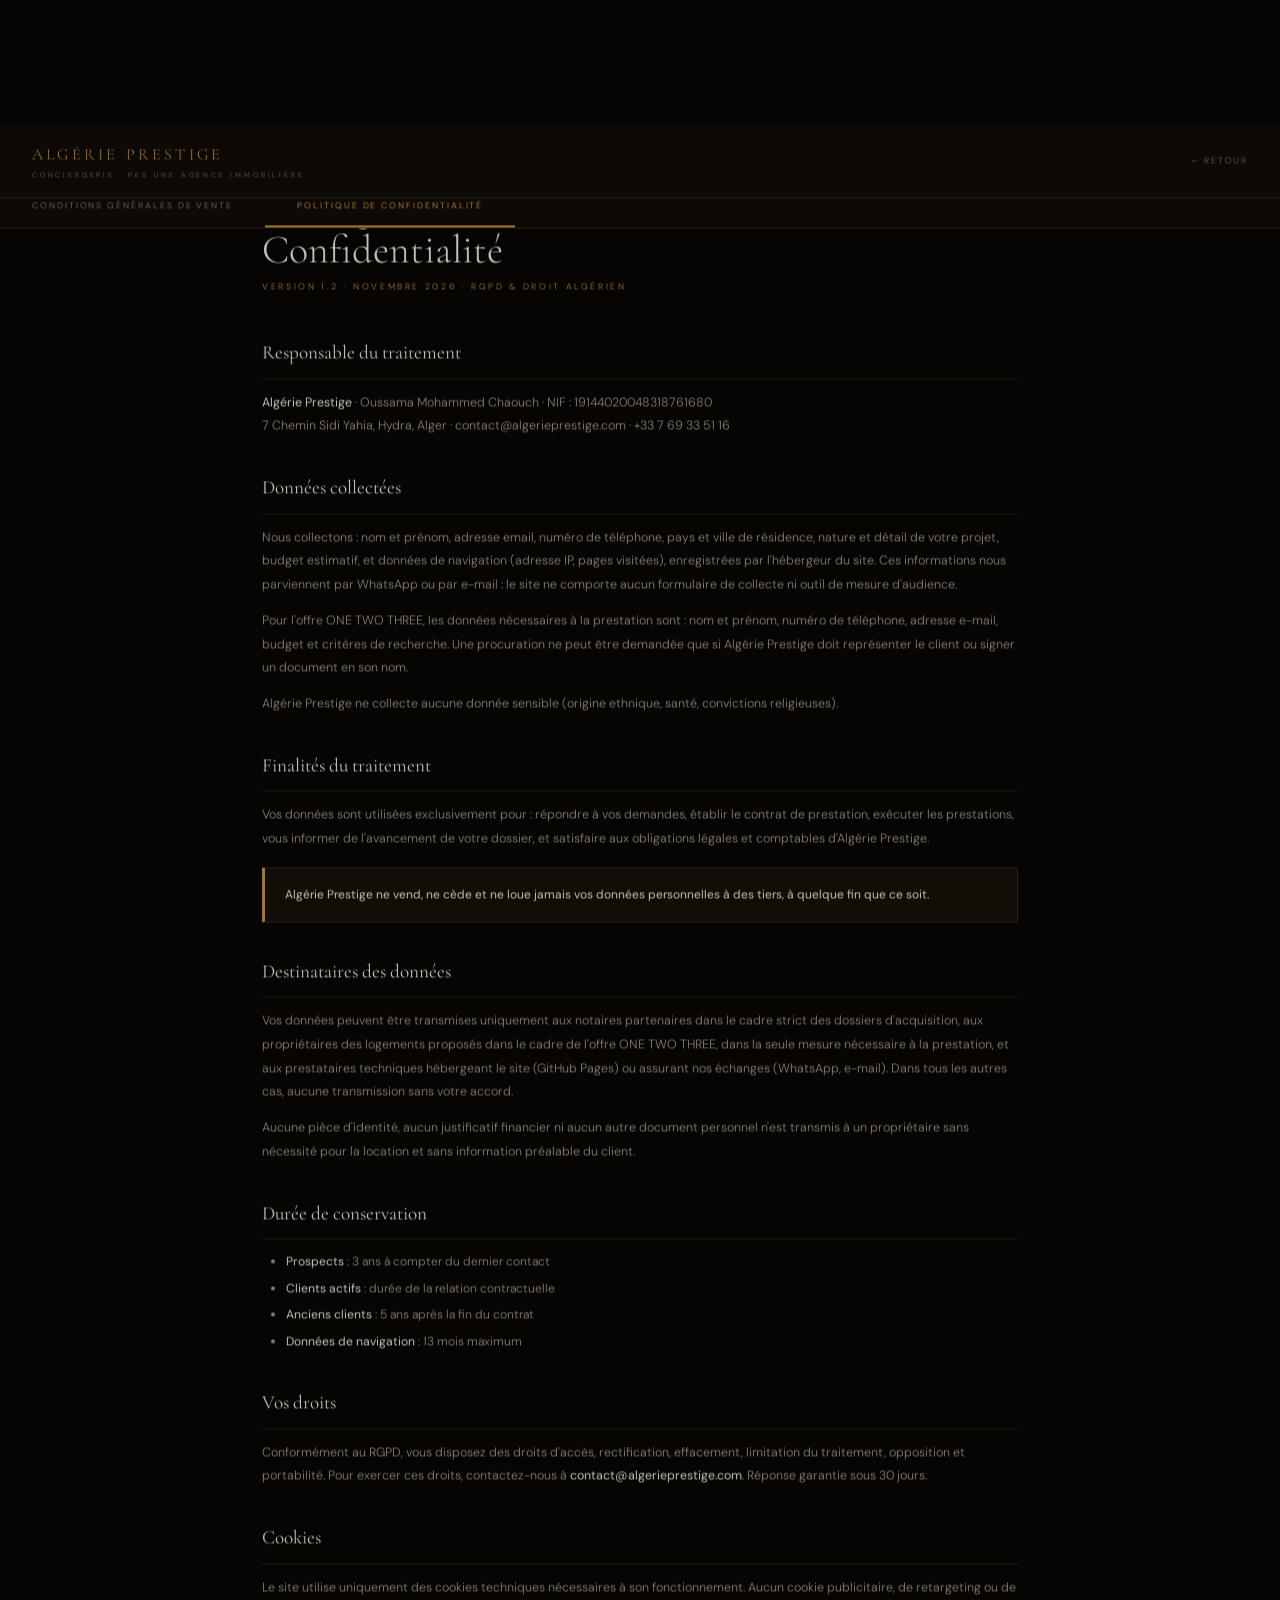
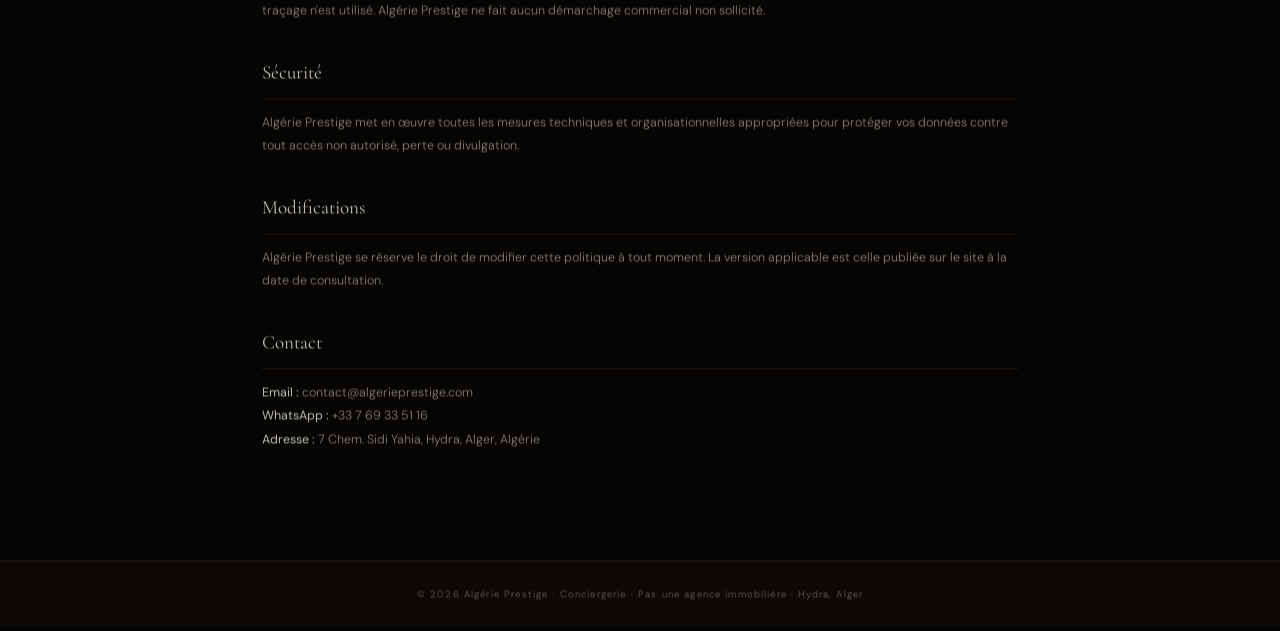
<file: politique-confidentialite.html>
<!DOCTYPE html>
<html lang="fr"><head><meta charset="UTF-8"><meta name="viewport" content="width=device-width,initial-scale=1.0">
<title>Politique de confidentialité | Algérie Prestige</title>
<meta name="robots" content="noindex">
<meta http-equiv="refresh" content="0;url=cgv.html#pc">
<link rel="canonical" href="https://algerieprestige.com/cgv.html">
</head><body style="background:#060504;color:#A89D8E;font-family:sans-serif;padding:40px">
<p>La politique de confidentialité est disponible sur la page <a href="cgv.html" style="color:#B8903A">CGV et politique de confidentialité</a>.</p>
</body></html>
</file>
<file: assets/fonts/fonts.css>
/* Polices hébergées sur le site (aucune requête vers un serveur tiers). Sous-ensemble latin, licence SIL OFL. */
@font-face{font-family:'Cormorant Garamond';font-style:normal;font-weight:300;font-display:swap;src:url(cormorant-garamond-latin-300-normal.woff2) format('woff2')}
@font-face{font-family:'Cormorant Garamond';font-style:normal;font-weight:400;font-display:swap;src:url(cormorant-garamond-latin-400-normal.woff2) format('woff2')}
@font-face{font-family:'Cormorant Garamond';font-style:normal;font-weight:500;font-display:swap;src:url(cormorant-garamond-latin-500-normal.woff2) format('woff2')}
@font-face{font-family:'Cormorant Garamond';font-style:normal;font-weight:600;font-display:swap;src:url(cormorant-garamond-latin-600-normal.woff2) format('woff2')}
@font-face{font-family:'Cormorant Garamond';font-style:italic;font-weight:300;font-display:swap;src:url(cormorant-garamond-latin-300-italic.woff2) format('woff2')}
@font-face{font-family:'Cormorant Garamond';font-style:italic;font-weight:400;font-display:swap;src:url(cormorant-garamond-latin-400-italic.woff2) format('woff2')}
@font-face{font-family:'Cormorant Garamond';font-style:italic;font-weight:500;font-display:swap;src:url(cormorant-garamond-latin-500-italic.woff2) format('woff2')}
@font-face{font-family:'DM Sans';font-style:normal;font-weight:300;font-display:swap;src:url(dm-sans-latin-300-normal.woff2) format('woff2')}
@font-face{font-family:'DM Sans';font-style:normal;font-weight:400;font-display:swap;src:url(dm-sans-latin-400-normal.woff2) format('woff2')}
@font-face{font-family:'DM Sans';font-style:normal;font-weight:500;font-display:swap;src:url(dm-sans-latin-500-normal.woff2) format('woff2')}
@font-face{font-family:'Montserrat';font-style:normal;font-weight:300;font-display:swap;src:url(montserrat-latin-300-normal.woff2) format('woff2')}
@font-face{font-family:'Montserrat';font-style:normal;font-weight:400;font-display:swap;src:url(montserrat-latin-400-normal.woff2) format('woff2')}
@font-face{font-family:'Montserrat';font-style:normal;font-weight:500;font-display:swap;src:url(montserrat-latin-500-normal.woff2) format('woff2')}
@font-face{font-family:'Montserrat';font-style:normal;font-weight:600;font-display:swap;src:url(montserrat-latin-600-normal.woff2) format('woff2')}
@font-face{font-family:'Montserrat';font-style:normal;font-weight:700;font-display:swap;src:url(montserrat-latin-700-normal.woff2) format('woff2')}
@font-face{font-family:'Inter';font-style:normal;font-weight:400;font-display:swap;src:url(inter-latin-400-normal.woff2) format('woff2')}
@font-face{font-family:'Inter';font-style:normal;font-weight:500;font-display:swap;src:url(inter-latin-500-normal.woff2) format('woff2')}
@font-face{font-family:'Inter';font-style:normal;font-weight:600;font-display:swap;src:url(inter-latin-600-normal.woff2) format('woff2')}
</file>
<file: assets/ap-motion.css>
/* Algérie Prestige · couche d'animations d'interface (sobre, sans dépendance)
   Tout état « masqué » n'existe que sous .ap-js : sans JavaScript, la page reste lisible. */
:root{--ap-ease:cubic-bezier(.2,.7,.1,1);--ap-gold:#B8903A;--ap-gold-l:#DEC07A}

/* entrée / sortie de page */
.ap-js body{animation:ap-enter .7s var(--ap-ease) backwards}
.ap-js.ap-leave body{opacity:0;transform:translateY(-6px);transition:opacity .28s ease,transform .28s ease}
@keyframes ap-enter{from{opacity:0;transform:translateY(8px)}to{opacity:1;transform:none}}

/* titres : apparition mot par mot sous un masque */
.ap-js .ap-w{display:inline-block;overflow:hidden;vertical-align:top;padding-bottom:.14em;margin-bottom:-.14em}
.ap-js .ap-wi{display:inline-block;transform:translateY(108%);transition:transform 1s var(--ap-ease) calc(var(--i,0) * 60ms)}
.ap-js .ap-title.ap-in .ap-wi{transform:none}

/* textes, cartes, médias : apparition douce */
.ap-js .ap-up{opacity:0;transform:translateY(22px);transition:opacity .9s var(--ap-ease) calc(var(--d,0) * 90ms),transform .9s var(--ap-ease) calc(var(--d,0) * 90ms)}
.ap-js .ap-up.ap-in{opacity:1;transform:none}
.ap-js .ap-rule{transform:scaleX(0);transform-origin:left;transition:transform 1.2s var(--ap-ease) .2s}
.ap-js .ap-rule.ap-in{transform:none}

/* état initial posé dès le premier affichage, avant l'exécution du script (évite tout clignotement) */
.ap-js [data-ap-up]:not(.ap-in){opacity:0;transform:translateY(22px)}
.ap-js [data-ap-rule]:not(.ap-in){transform:scaleX(0);transform-origin:left}
.ap-js [data-ap-title]:not(.ap-title){visibility:hidden}

/* boutons : balayage doré au survol, flèche qui avance */
.ap-btn{position:relative;overflow:hidden;isolation:isolate;transition:color .35s ease,border-color .35s ease,background-color .35s ease,transform .35s var(--ap-ease)}
.ap-btn::after{content:"";position:absolute;inset:0;z-index:-1;background:linear-gradient(100deg,transparent 20%,rgba(222,192,122,.28) 50%,transparent 80%);transform:translateX(-120%);transition:transform .8s var(--ap-ease)}
.ap-btn:hover::after,.ap-btn:focus-visible::after{transform:translateX(120%)}
.ap-btn:hover{transform:translateY(-1px)}
.ap-btn:active{transform:translateY(0)}
.ap-btn .ap-arrow{display:inline-block;transition:transform .35s var(--ap-ease)}
.ap-btn:hover .ap-arrow{transform:translateX(4px)}

/* cartes d'offre */
.ap-card{transition:transform .6s var(--ap-ease),border-color .4s ease,box-shadow .6s ease}
.ap-card:hover{transform:translateY(-4px);border-color:rgba(184,144,58,.6);box-shadow:0 18px 40px -22px rgba(184,144,58,.35)}

/* parallaxe : le cadre masque, l'image intérieure se déplace */
.ap-par{overflow:hidden}
.ap-par>.ap-par-in{will-change:transform;transform:translate3d(0,var(--py,0),0) scale(1.08)}

/* vidéos intégrées au design : pas de contrôles, fondu depuis l'affiche */
.ap-video{position:relative;overflow:hidden;background:#0a0806 center/cover no-repeat;aspect-ratio:9/16}
.ap-video video{position:absolute;inset:0;width:100%;height:100%;object-fit:cover;opacity:0;transition:opacity 1.1s ease}
.ap-video.ap-playing video{opacity:1}
.ap-video::after{content:"";position:absolute;inset:0;pointer-events:none;background:linear-gradient(to top,rgba(6,5,4,.35),rgba(6,5,4,0) 30%),linear-gradient(to bottom,rgba(6,5,4,.25),rgba(6,5,4,0) 18%)}

/* menu : ouverture fluide (appliqué par l'intégration sur le menu existant) */
.ap-menu{transition:opacity .35s ease,transform .5s var(--ap-ease),visibility 0s linear .5s}
.ap-menu.ap-open{transition-delay:0s}

@media (prefers-reduced-motion:reduce){
  .ap-js body{animation:none}
  .ap-js .ap-wi,.ap-js .ap-up,.ap-js .ap-rule,.ap-js [data-ap-up],.ap-js [data-ap-rule]{transform:none!important;opacity:1!important;transition:none!important}
  .ap-js [data-ap-title]:not(.ap-title){visibility:visible}
  .ap-btn::after{display:none}
  .ap-card:hover,.ap-btn:hover{transform:none}
  .ap-par>.ap-par-in{transform:none}
  .ap-menu,.ap-menu a,.nav-burger span{transition:none!important}
}
</file>
